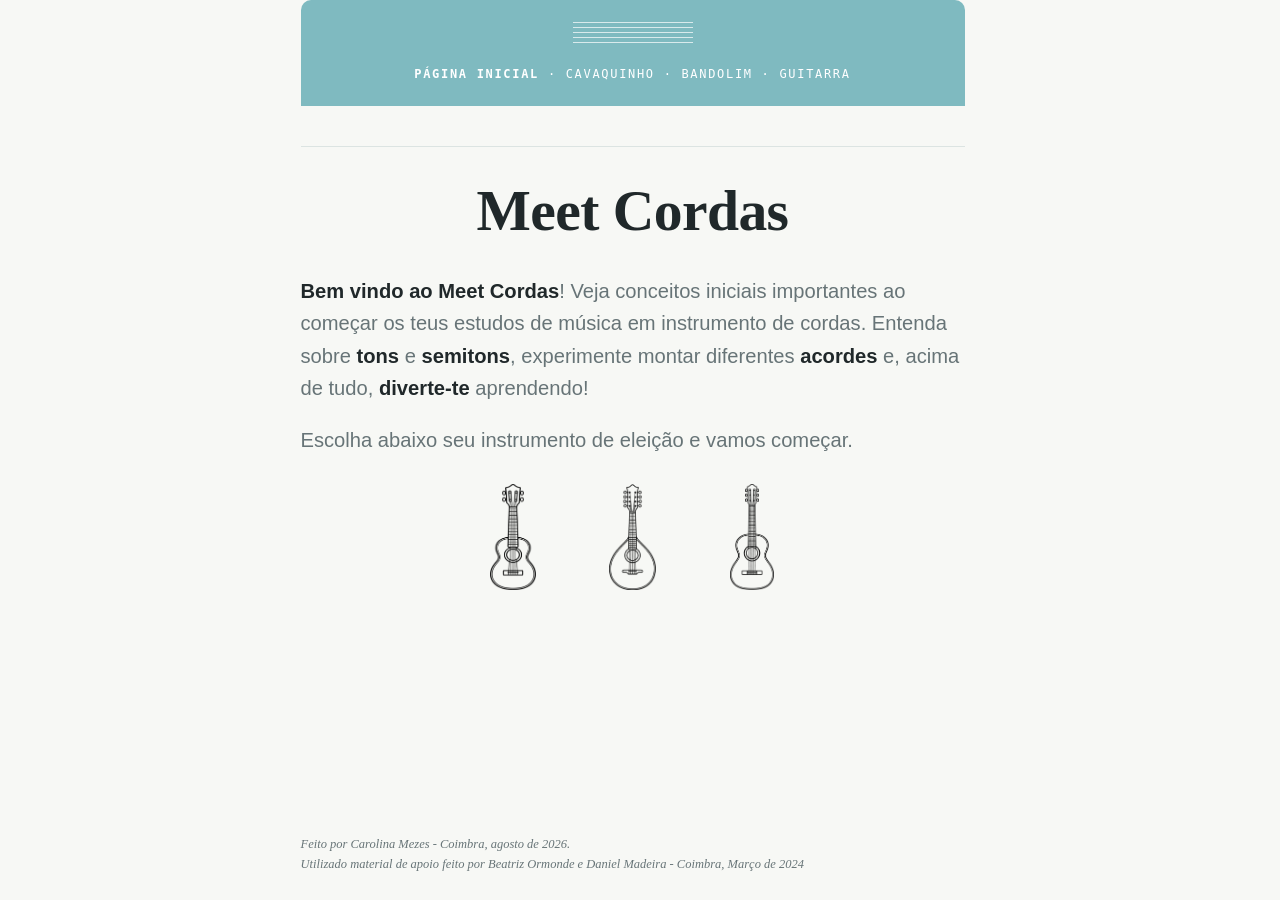
<file: index.html>
﻿<!DOCTYPE html>
<html lang="pt-PT">
<head>
<meta charset="UTF-8">
<meta name="viewport" content="width=device-width, initial-scale=1.0">
<title>Cordas - Guia de Estudo</title>
<link rel="stylesheet" href="css/styles.css">
</head>
<body data-page="index">

<div class="page">

  <header class="cover" style="padding-bottom: 0;">
    <div class="cover-band">
      <div class="staff"><span></span><span></span><span></span><span></span><span></span></div>
      <div class="eyebrow"><span class="is-current">Página inicial</span> · <a href="cavaquinho.html">Cavaquinho</a> · <a href="bandolim.html">Bandolim</a> · <a href="guitarra.html">Guitarra</a></div>
    </div>
    <div class="toc-separator" aria-hidden="true"></div>
    <h1 style="margin-top: 28px; margin-bottom: 28px;">Meet Cordas</h1>
    <p class="sub"><strong>Bem vindo ao Meet Cordas</strong>! Veja conceitos iniciais importantes ao começar os teus estudos de música em instrumento de cordas. Entenda sobre <strong>tons</strong> e <strong>semitons</strong>, experimente montar diferentes <strong>acordes</strong> e, acima de tudo, <strong>diverte-te</strong> aprendendo!</p>
    <p class="sub"> Escolha abaixo seu instrumento de eleição e vamos começar. <span class="instrument-icons"><span class="instrument-item"><a href="cavaquinho.html" aria-label="Abrir página de Cavaquinho"><img src="assets/icons/cavaquinho.png" alt="Cavaquinho"></a><span class="instrument-label">Cavaquinho</span></span> <span class="instrument-item"><a href="bandolim.html" aria-label="Abrir página de Bandolim"><img src="assets/icons/bandolim.png" alt="Bandolim"></a><span class="instrument-label">Bandolim</span></span> <span class="instrument-item"><a href="guitarra.html" aria-label="Abrir página de Guitarra"><img src="assets/icons/guitar.png" alt="Guitarra"></a><span class="instrument-label">Guitarra</span></span></span></p>
  </header>

  <footer>Feito por Carolina Mezes - Coimbra, agosto de 2026.<br>Utilizado material de apoio feito por Beatriz Ormonde e Daniel Madeira - Coimbra, Março de 2024</footer>
</div>

<script>
(function(){
  // esta página não tem menu suspenso - evita que um "aberto" vindo de outra página vaze adiante
  sessionStorage.removeItem('quickNavOpen');
})();
</script>
<script>
(function(){
  var container = document.querySelector('.instrument-icons');
  if (!container) return;
  var items = container.querySelectorAll('.instrument-item');
  var HOLD_MS = 1200;
  var GAP_MS = 300;
  var observer = null;
  var running = false;

  function resetIcons(){
    Array.prototype.forEach.call(items, function(item){
      item.classList.remove('auto-spin');
      item.classList.remove('icon-clicked');
    });
    container.classList.remove('has-clicked');
  }

  var spinTimers = [];
  function clearSpinTimers(){
    spinTimers.forEach(function(id){ clearTimeout(id); });
    spinTimers = [];
  }

  function spin(i){
    if (i >= items.length) { running = false; return; }
    var item = items[i];
    item.classList.add('auto-spin');
    spinTimers.push(setTimeout(function(){
      item.classList.remove('auto-spin');
      spinTimers.push(setTimeout(function(){ spin(i + 1); }, GAP_MS));
    }, HOLD_MS));
  }

  // clique num ícone interrompe a sequência de entrada nos outros - impede que um ícone
  // continue a girar por baixo do estado "selecionado" (escurecido) durante a transição de saída
  function stopSequence(){
    clearSpinTimers();
    running = false;
    Array.prototype.forEach.call(items, function(item){ item.classList.remove('auto-spin'); });
  }

  function startSequence(){
    var isMobile = window.matchMedia('(max-width: 620px)').matches;
    var reduceMotion = window.matchMedia('(prefers-reduced-motion: reduce)').matches;
    if (!isMobile || reduceMotion || running) return;
    running = true;
    spin(0);
  }

  function watch(){
    if (observer) observer.disconnect();
    observer = new IntersectionObserver(function(entries){
      entries.forEach(function(entry){
        if (entry.isIntersecting && entry.intersectionRatio >= 0.999) {
          startSequence();
          observer.disconnect();
        }
      });
    }, { threshold: 1.0 });
    observer.observe(container);
  }

  watch();

  // navegação de volta via bfcache não reexecuta o script - reinicia a sequência manualmente
  window.addEventListener('pageshow', function(e){
    if (e.persisted) {
      resetIcons();
      running = false;
      watch();
    }
  });

  // mobile: ao tocar num ícone, ele e a legenda crescem 20% e os outros escurecem;
  // navega assim que essa transição termina (850ms, igual à definida no CSS)
  var CLICK_TRANSITION_MS = 850;
  Array.prototype.forEach.call(items, function(item){
    var link = item.querySelector('a');
    if (!link) return;
    link.addEventListener('click', function(e){
      var isMobile = window.matchMedia('(max-width: 620px)').matches;
      var reduceMotion = window.matchMedia('(prefers-reduced-motion: reduce)').matches;
      if (!isMobile || reduceMotion) return;
      e.preventDefault();
      stopSequence();
      var href = link.href;
      container.classList.add('has-clicked');
      item.classList.add('icon-clicked');
      setTimeout(function(){
        window.location.href = href;
      }, CLICK_TRANSITION_MS);
    });
  });
})();
</script>
</body>
</html>
</file>
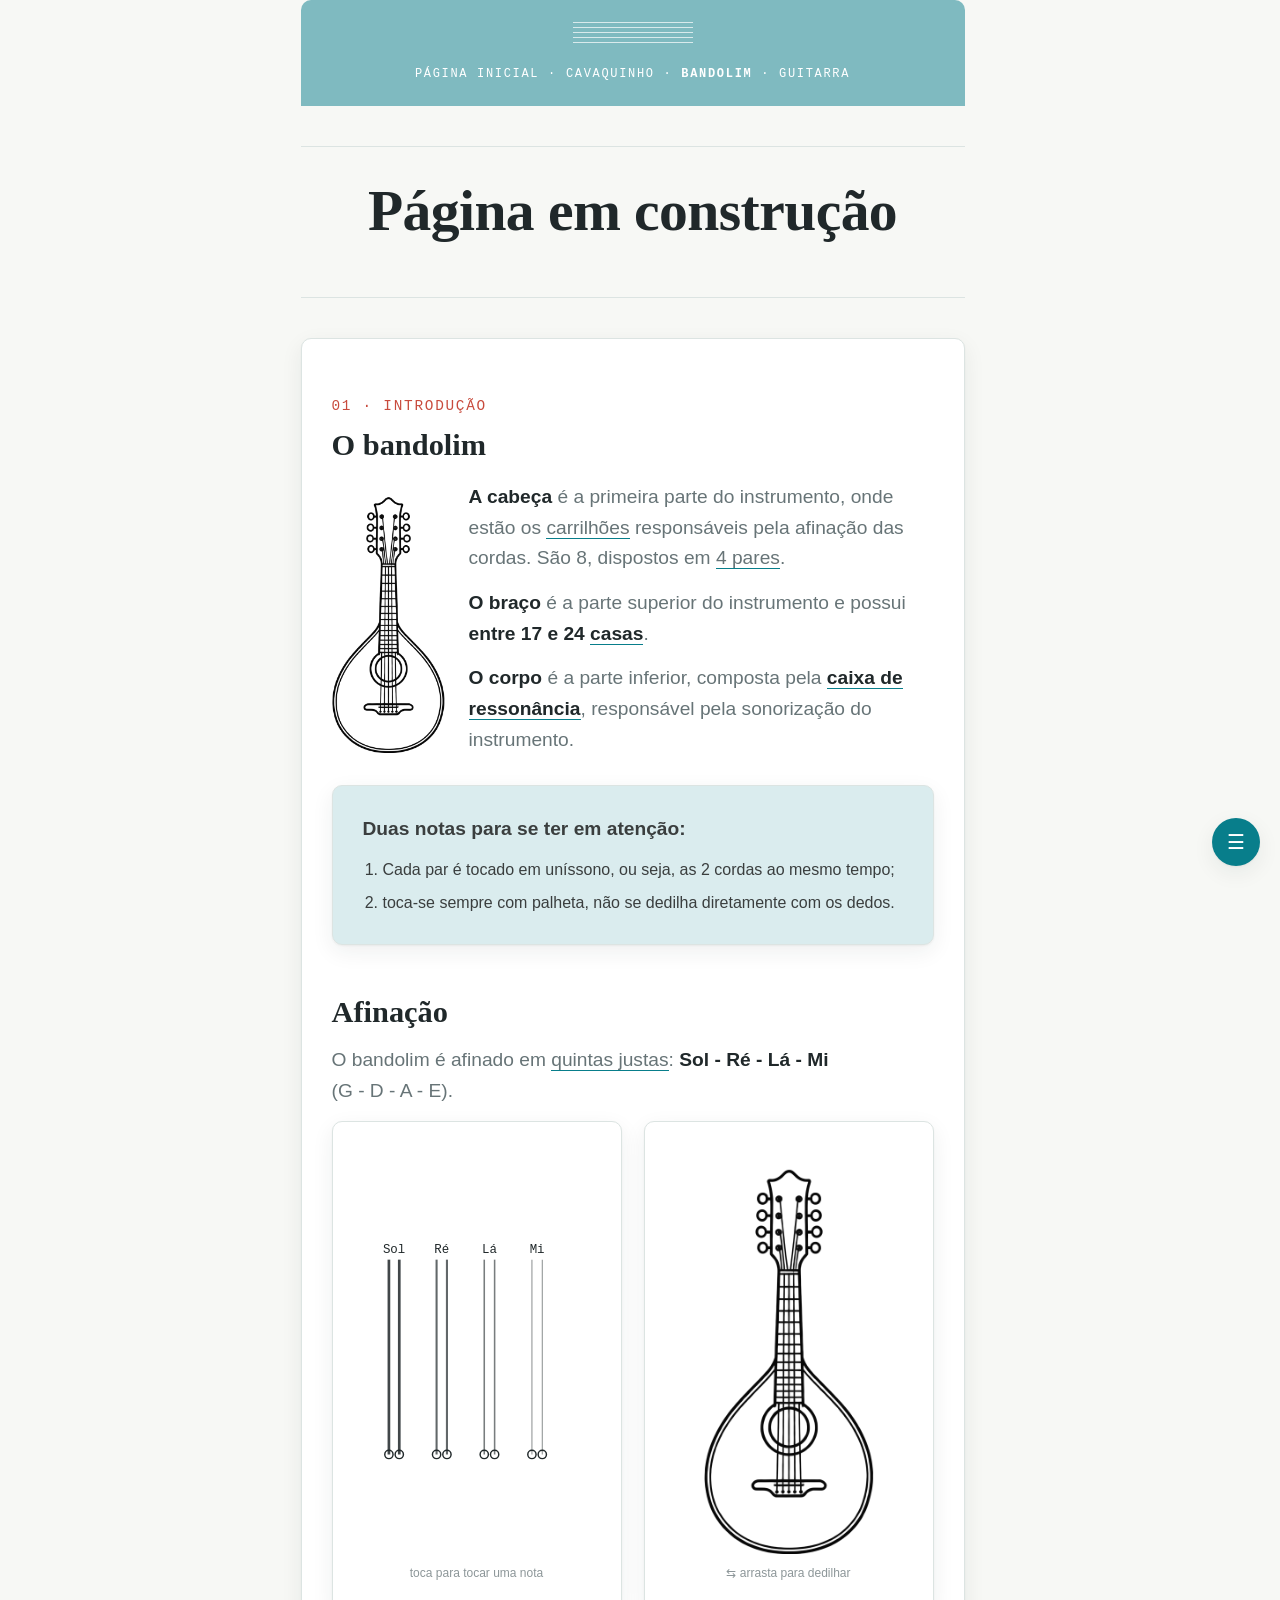
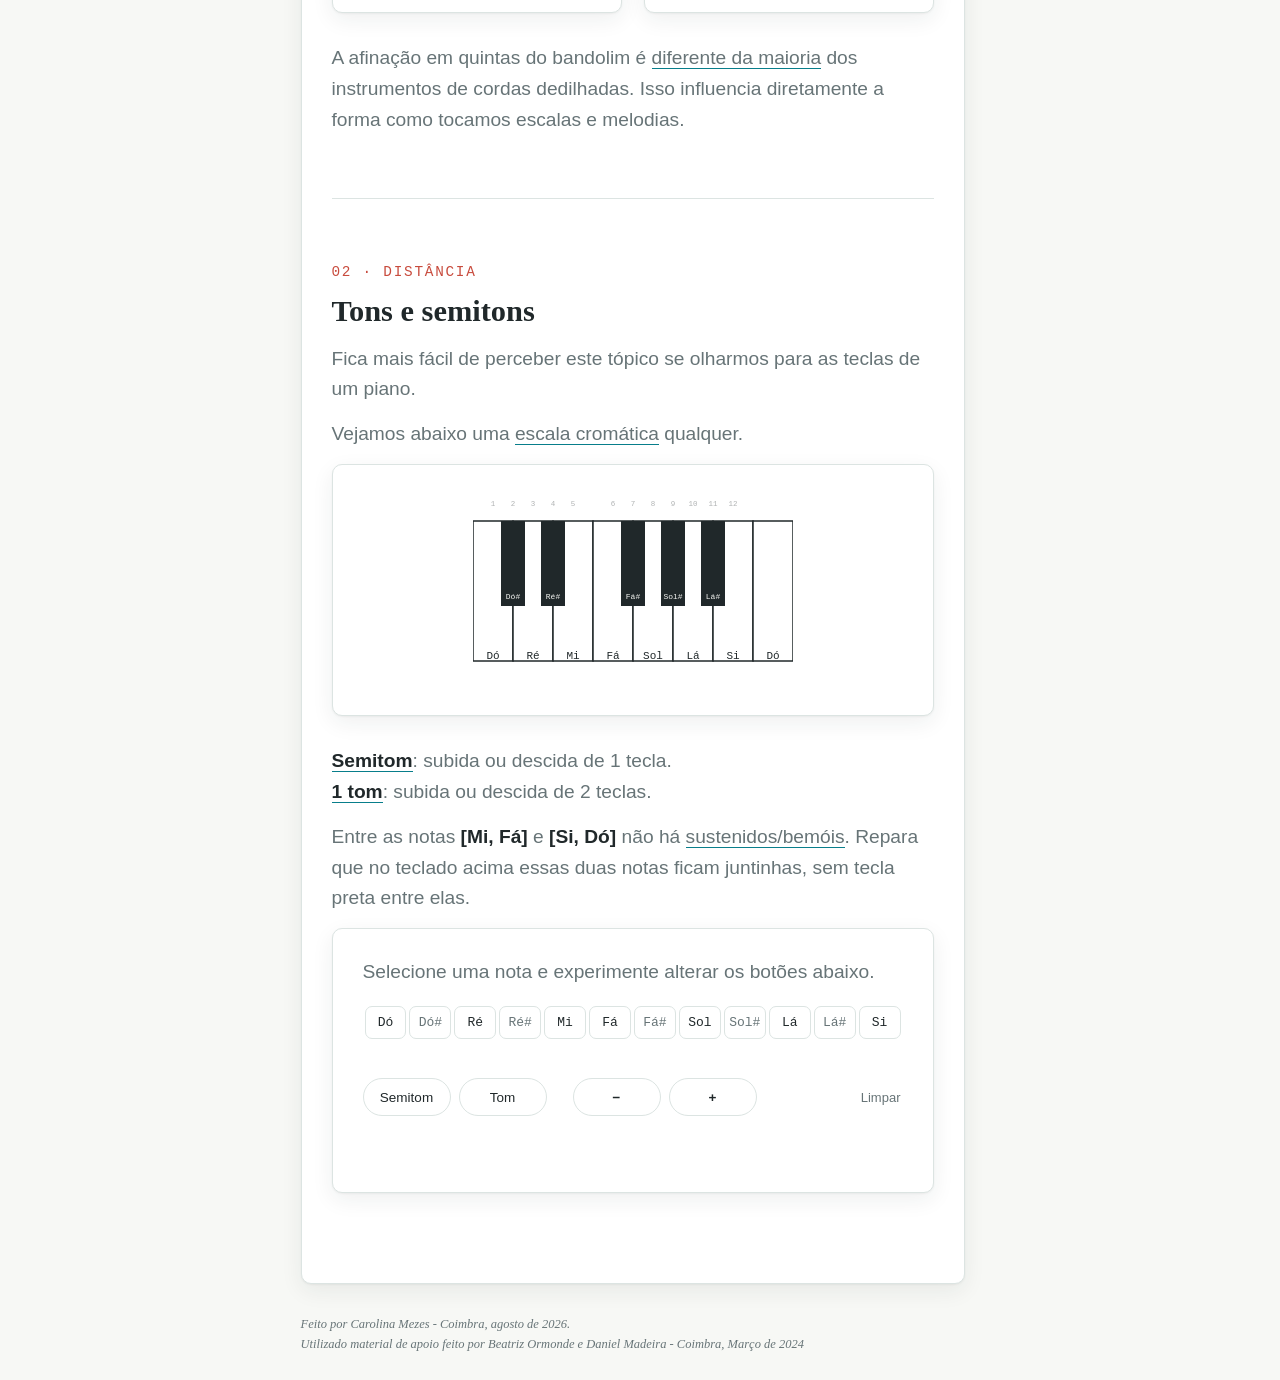
<file: bandolim.html>
<!DOCTYPE html>
<html lang="pt-PT">
<head>
<meta charset="UTF-8">
<meta name="viewport" content="width=device-width, initial-scale=1.0">
<title>Bandolim - Guia de Estudo</title>
<link rel="stylesheet" href="css/styles.css">
</head>
<body data-page="bandolim">

<div class="page">

  <header class="cover" style="padding-bottom: 0;">
    <div class="cover-band">
      <div class="staff"><span></span><span></span><span></span><span></span><span></span></div>
      <div class="eyebrow"><a href="index.html">Página inicial</a> · <a href="cavaquinho.html">Cavaquinho</a> · <span class="is-current">Bandolim</span> · <a href="guitarra.html">Guitarra</a></div>
    </div>
    <div class="toc-separator" aria-hidden="true"></div>
    <h1 style="margin-top: 28px;">Página em construção</h1>
    <div class="toc-separator" aria-hidden="true"></div>
  </header>

  <button id="quickNavToggle" class="quick-nav-toggle visible" type="button" aria-expanded="false" aria-controls="quickNavPanel" aria-label="Abrir índice de secções">☰</button>
  <div id="quickNavPanel" class="quick-nav-panel" hidden></div>

  <div class="lesson-block">

  <section id="afinacao" style="padding-top: 28px;">
    <p class="kicker">01 · Introdução</p>
    <h2>O bandolim</h2>
    <div class="instrument-parts-row">
      <div class="instrument-diagram">
        <img src="./assets/icons/bandolim.png" alt="Ilustração do bandolim">
      </div>
      <div style="flex:1 1 260px;">
        <p><strong>A cabeça</strong> é a primeira parte do instrumento, onde estão os <span class="tooltip" tabindex="0" data-tooltip="Carrilhões ou tarraxas são as peças metálicas que giramos para tensionar ou afrouxar as cordas.">carrilhões</span> responsáveis pela afinação das cordas. São 8, dispostos em <span class="tooltip" tabindex="0" data-tooltip="As 2 cordas de um par terão a mesma afinação entre si, útil para o trémolo">4 pares</span>.</p>
        <p><strong>O braço</strong> é a parte superior do instrumento e possui <strong>entre 17 e 24 <span class="tooltip" tabindex="0" data-tooltip="São os espaços entre dois trastes (barras metálicas) onde pressionamos as cordas para alterar a nota.">casas</span></strong>.</p>
        <p><strong>O corpo</strong> é a parte inferior, composta pela <strong><span class="tooltip" tabindex="0" data-tooltip="Um corpo oco feito de madeira que serve como amplificador natural do som.">caixa de ressonância</span></strong>, responsável pela sonorização do instrumento.</p>
      </div>
    </div>
    <div class="card notes-card" style="margin-top:1.6em;">
      <p style="margin:0 0 12px;"><strong>Duas notas para se ter em atenção:</strong></p>
      <ol style="margin:0; padding-left:20px; display:flex; flex-direction:column; gap:8px;">
        <li>Cada par é tocado em uníssono, ou seja, as 2 cordas ao mesmo tempo;</li>
        <li>toca-se sempre com palheta, não se dedilha diretamente com os dedos.</li>
      </ol>
    </div>
    <h2 style="margin-top:1.6em;">Afinação</h2>
    <p>O bandolim é afinado em <span class="tooltip" tabindex="0" data-tooltip="Cada corda está afinada 7 semitons (ou 3,5 tons) acima da corda anterior. Para perceber mais, veja o tópico sobre tons e semitons">quintas justas</span>: <strong style="white-space:nowrap;">Sol - Ré - Lá - Mi</strong> <span style="white-space:nowrap;">(G - D - A - E).</span></p>
    <div class="grid2">
    <div class="card">
      <div class="strings-diagram">
        <svg viewBox="0 0 220 220" role="img" aria-label="Diagrama das 4 ordens de cordas soltas do bandolim, cada uma com um par de cordas em uníssono: Sol, Ré, Lá, Mi">
          <line x1="25" y1="18" x2="25" y2="206" stroke="currentColor" stroke-width="2.6" opacity=".85"/>
          <line x1="35" y1="18" x2="35" y2="206" stroke="currentColor" stroke-width="2.6" opacity=".85"/>
          <line x1="71" y1="18" x2="71" y2="206" stroke="currentColor" stroke-width="2" opacity=".7"/>
          <line x1="81" y1="18" x2="81" y2="206" stroke="currentColor" stroke-width="2" opacity=".7"/>
          <line x1="117" y1="18" x2="117" y2="206" stroke="currentColor" stroke-width="1.5" opacity=".6"/>
          <line x1="127" y1="18" x2="127" y2="206" stroke="currentColor" stroke-width="1.5" opacity=".6"/>
          <line x1="163" y1="18" x2="163" y2="206" stroke="currentColor" stroke-width="1" opacity=".5"/>
          <line x1="173" y1="18" x2="173" y2="206" stroke="currentColor" stroke-width="1" opacity=".5"/>
          <line class="string-key" data-freq="196.00" data-unison="true" x1="30" y1="18" x2="30" y2="206" stroke="transparent" stroke-width="20"/>
          <line class="string-key" data-freq="293.66" data-unison="true" x1="76" y1="18" x2="76" y2="206" stroke="transparent" stroke-width="20"/>
          <line class="string-key" data-freq="440.00" data-unison="true" x1="122" y1="18" x2="122" y2="206" stroke="transparent" stroke-width="20"/>
          <line class="string-key" data-freq="659.25" data-unison="true" x1="168" y1="18" x2="168" y2="206" stroke="transparent" stroke-width="20"/>
          <text x="30" y="12" text-anchor="middle" font-size="12" fill="currentColor" font-family="ui-monospace,monospace">Sol</text>
          <text x="76" y="12" text-anchor="middle" font-size="12" fill="currentColor" font-family="ui-monospace,monospace">Ré</text>
          <text x="122" y="12" text-anchor="middle" font-size="12" fill="currentColor" font-family="ui-monospace,monospace">Lá</text>
          <text x="168" y="12" text-anchor="middle" font-size="12" fill="currentColor" font-family="ui-monospace,monospace">Mi</text>
          <circle cx="25" cy="206" r="4" fill="none" stroke="currentColor" stroke-width="1.4"/>
          <circle cx="35" cy="206" r="4" fill="none" stroke="currentColor" stroke-width="1.4"/>
          <circle cx="71" cy="206" r="4" fill="none" stroke="currentColor" stroke-width="1.4"/>
          <circle cx="81" cy="206" r="4" fill="none" stroke="currentColor" stroke-width="1.4"/>
          <circle cx="117" cy="206" r="4" fill="none" stroke="currentColor" stroke-width="1.4"/>
          <circle cx="127" cy="206" r="4" fill="none" stroke="currentColor" stroke-width="1.4"/>
          <circle cx="163" cy="206" r="4" fill="none" stroke="currentColor" stroke-width="1.4"/>
          <circle cx="173" cy="206" r="4" fill="none" stroke="currentColor" stroke-width="1.4"/>
        </svg>
      </div>
      <p class="strum-hint">toca para tocar uma nota</p>
    </div>
    <div class="card" id="bandolimCard">
      <div class="instrument-diagram">
        <img src="./assets/icons/bandolim.png" alt="Ilustração do bandolim">
      </div>
      <p class="strum-hint">⇆ arrasta para dedilhar</p>
    </div>
    </div>
    <p style="margin-top:1.6em;">A afinação em quintas do bandolim é <span class="tooltip" tabindex="0" data-tooltip="O bandolim tem a mesma afinação do violino">diferente da maioria</span> dos instrumentos de cordas dedilhadas. Isso influencia diretamente a forma como tocamos escalas e melodias.</p>
  </section>

  <section id="tons">
    <p class="kicker">02 · Distância</p>
    <h2>Tons e semitons</h2>
    <p>Fica mais fácil de perceber este tópico se olharmos para as teclas de um piano.</p>
    <p>Vejamos abaixo uma <span class="tooltip" tabindex="0" data-tooltip="Uma escala que contém 12 notas, com intervalos de semitons entre elas.">escala cromática</span> qualquer.</p>
    <div class="card">
      <div class="piano-diagram">
        <svg viewBox="0 0 320 184" role="img" aria-label="Teclado de piano com uma oitava, mostrando a escala de Dó maior: Dó, Ré, Mi, Fá, Sol, Lá, Si, Dó">
          <text x="20" y="9" text-anchor="middle" font-size="7.5" fill="currentColor" opacity=".35" font-family="ui-monospace,monospace">1</text>
          <text x="40" y="9" text-anchor="middle" font-size="7.5" fill="currentColor" opacity=".35" font-family="ui-monospace,monospace">2</text>
          <text x="60" y="9" text-anchor="middle" font-size="7.5" fill="currentColor" opacity=".35" font-family="ui-monospace,monospace">3</text>
          <text x="80" y="9" text-anchor="middle" font-size="7.5" fill="currentColor" opacity=".35" font-family="ui-monospace,monospace">4</text>
          <text x="100" y="9" text-anchor="middle" font-size="7.5" fill="currentColor" opacity=".35" font-family="ui-monospace,monospace">5</text>
          <text x="140" y="9" text-anchor="middle" font-size="7.5" fill="currentColor" opacity=".35" font-family="ui-monospace,monospace">6</text>
          <text x="160" y="9" text-anchor="middle" font-size="7.5" fill="currentColor" opacity=".35" font-family="ui-monospace,monospace">7</text>
          <text x="180" y="9" text-anchor="middle" font-size="7.5" fill="currentColor" opacity=".35" font-family="ui-monospace,monospace">8</text>
          <text x="200" y="9" text-anchor="middle" font-size="7.5" fill="currentColor" opacity=".35" font-family="ui-monospace,monospace">9</text>
          <text x="220" y="9" text-anchor="middle" font-size="7.5" fill="currentColor" opacity=".35" font-family="ui-monospace,monospace">10</text>
          <text x="240" y="9" text-anchor="middle" font-size="7.5" fill="currentColor" opacity=".35" font-family="ui-monospace,monospace">11</text>
          <text x="260" y="9" text-anchor="middle" font-size="7.5" fill="currentColor" opacity=".35" font-family="ui-monospace,monospace">12</text>
          <rect class="piano-key" data-freq="130.81" data-note="Dó3" x="0" y="24" width="40" height="140" fill="var(--paper-raised)" stroke="currentColor" stroke-width="1.5"/>
          <rect class="piano-key" data-freq="146.83" data-note="Ré3" x="40" y="24" width="40" height="140" fill="var(--paper-raised)" stroke="currentColor" stroke-width="1.5"/>
          <rect class="piano-key" data-freq="164.81" data-note="Mi3" x="80" y="24" width="40" height="140" fill="var(--paper-raised)" stroke="currentColor" stroke-width="1.5"/>
          <rect class="piano-key" data-freq="174.61" data-note="Fá3" x="120" y="24" width="40" height="140" fill="var(--paper-raised)" stroke="currentColor" stroke-width="1.5"/>
          <rect class="piano-key" data-freq="196.00" data-note="Sol3" x="160" y="24" width="40" height="140" fill="var(--paper-raised)" stroke="currentColor" stroke-width="1.5"/>
          <rect class="piano-key" data-freq="220.00" data-note="Lá3" x="200" y="24" width="40" height="140" fill="var(--paper-raised)" stroke="currentColor" stroke-width="1.5"/>
          <rect class="piano-key" data-freq="246.94" data-note="Si3" x="240" y="24" width="40" height="140" fill="var(--paper-raised)" stroke="currentColor" stroke-width="1.5"/>
          <rect class="piano-key" data-freq="261.63" data-note="Dó4" x="280" y="24" width="40" height="140" fill="var(--paper-raised)" stroke="currentColor" stroke-width="1.5"/>
          <rect class="piano-key" data-freq="138.59" data-note="Dó#3" x="28" y="24" width="24" height="85" fill="currentColor"/>
          <rect class="piano-key" data-freq="155.56" data-note="Ré#3" x="68" y="24" width="24" height="85" fill="currentColor"/>
          <rect class="piano-key" data-freq="185.00" data-note="Fá#3" x="148" y="24" width="24" height="85" fill="currentColor"/>
          <rect class="piano-key" data-freq="207.65" data-note="Sol#3" x="188" y="24" width="24" height="85" fill="currentColor"/>
          <rect class="piano-key" data-freq="233.08" data-note="Lá#3" x="228" y="24" width="24" height="85" fill="currentColor"/>
          <text x="40" y="102" text-anchor="middle" font-size="8" fill="var(--paper)" font-family="ui-monospace,monospace">Dó#</text>
          <text x="80" y="102" text-anchor="middle" font-size="8" fill="var(--paper)" font-family="ui-monospace,monospace">Ré#</text>
          <text x="160" y="102" text-anchor="middle" font-size="8" fill="var(--paper)" font-family="ui-monospace,monospace">Fá#</text>
          <text x="200" y="102" text-anchor="middle" font-size="8" fill="var(--paper)" font-family="ui-monospace,monospace">Sol#</text>
          <text x="240" y="102" text-anchor="middle" font-size="8" fill="var(--paper)" font-family="ui-monospace,monospace">Lá#</text>
          <text x="20" y="162" text-anchor="middle" font-size="11" fill="currentColor" font-family="ui-monospace,monospace">Dó</text>
          <text x="60" y="162" text-anchor="middle" font-size="11" fill="currentColor" font-family="ui-monospace,monospace">Ré</text>
          <text x="100" y="162" text-anchor="middle" font-size="11" fill="currentColor" font-family="ui-monospace,monospace">Mi</text>
          <text x="140" y="162" text-anchor="middle" font-size="11" fill="currentColor" font-family="ui-monospace,monospace">Fá</text>
          <text x="180" y="162" text-anchor="middle" font-size="11" fill="currentColor" font-family="ui-monospace,monospace">Sol</text>
          <text x="220" y="162" text-anchor="middle" font-size="11" fill="currentColor" font-family="ui-monospace,monospace">Lá</text>
          <text x="260" y="162" text-anchor="middle" font-size="11" fill="currentColor" font-family="ui-monospace,monospace">Si</text>
          <text x="300" y="162" text-anchor="middle" font-size="11" fill="currentColor" font-family="ui-monospace,monospace">Dó</text>
        </svg>
      </div>
    </div>
    <p style="margin-top:1.6em; margin-bottom:0;"><strong class="tooltip" tabindex="0" data-tooltip="Pode ser chamado também de meio tom, apesar de &quot;semitom&quot; ser a forma mais usual em teoria musical.">Semitom</strong>: subida ou descida de 1 tecla.</p>
    <p><strong class="tooltip" tabindex="0" data-tooltip="É formado por 2 semitons consecutivos.">1 tom</strong>: subida ou descida de 2 teclas.</p>
    <p>Entre as notas <strong>[Mi, Fá]</strong> e <strong>[Si, Dó]</strong> não há <span class="tooltip" tabindex="0" data-tooltip="A diferença entre ambos merece uma nota à parte. Por agora, pensa que são, essencialmente, a mesma coisa.">sustenidos/bemóis</span>. Repara que no teclado acima essas duas notas ficam juntinhas, sem tecla preta entre elas.</p>
    <div class="card">
      <p style="margin-top:0;">Selecione uma nota e experimente alterar os botões abaixo.</p>
      <div class="strip" id="strip"></div>
      <div class="interval-controls">
        <button class="mag-btn" data-mag="1">Semitom</button>
        <button class="mag-btn" data-mag="2">Tom</button>
        <button class="dir-btn" data-dir="down" aria-label="Descer">−</button>
        <button class="dir-btn" data-dir="up" aria-label="Subir">+</button>
        <button type="button" class="reset-interval-btn" id="resetIntervalBtn">Limpar</button>
      </div>
      <p class="readout" id="intervalReadout"></p>
    </div>
  </section>

  </div>

  <footer>Feito por Carolina Mezes - Coimbra, agosto de 2026.<br>Utilizado material de apoio feito por Beatriz Ormonde e Daniel Madeira - Coimbra, Março de 2024</footer>
</div>

<script src="js/quick-nav.js"></script>
<script src="js/audio-engine.js"></script>
<script>
(function(){
  var BANDOLIM_OPEN_FREQS = [196.00, 293.66, 440.00, 659.25]; // Sol - Ré - Lá - Mi
  var bandolimCard = document.getElementById('bandolimCard');
  var dragStartX = null;
  bandolimCard.addEventListener('pointerdown', function(e){
    dragStartX = e.clientX;
    if (bandolimCard.setPointerCapture) {
      try { bandolimCard.setPointerCapture(e.pointerId); } catch(err) {}
    }
  });
  bandolimCard.addEventListener('pointerup', function(e){
    if (dragStartX === null) return;
    var deltaX = e.clientX - dragStartX;
    dragStartX = null;
    if (Math.abs(deltaX) < 30) { return; }
    if (deltaX > 0) { playStrumSequence(BANDOLIM_OPEN_FREQS); } else { playStrumSequence(BANDOLIM_OPEN_FREQS.slice().reverse()); }
  });
  bandolimCard.addEventListener('pointercancel', function(){ dragStartX = null; });
})();
</script>
<script>
(function(){
  document.addEventListener('click', function(e){
    var key = e.target.closest && e.target.closest('.string-key, .piano-key');
    if (!key || !key.dataset || !key.dataset.freq) return;
    var freq = parseFloat(key.dataset.freq);
    var now = getAudioCtx().currentTime;
    playStrumNoteAt(freq, now);
    if (key.dataset.unison === 'true') { playStrumNoteAt(freq, now); }
  });

  // ---- Constantes de notas (fonte única) ----
  var NOTE_DATA = [
    { name: 'Dó',   freq: 130.81, isSharp: false },
    { name: 'Dó#',  freq: 138.59, isSharp: true },
    { name: 'Ré',   freq: 146.83, isSharp: false },
    { name: 'Ré#',  freq: 155.56, isSharp: true },
    { name: 'Mi',   freq: 164.81, isSharp: false },
    { name: 'Fá',   freq: 174.61, isSharp: false },
    { name: 'Fá#',  freq: 185.00, isSharp: true },
    { name: 'Sol',  freq: 196.00, isSharp: false },
    { name: 'Sol#', freq: 207.65, isSharp: true },
    { name: 'Lá',   freq: 220.00, isSharp: false },
    { name: 'Lá#',  freq: 233.08, isSharp: true },
    { name: 'Si',   freq: 246.94, isSharp: false }
  ];

  var NOTES = NOTE_DATA.map(function(n) { return n.name; });
  var FREQS = NOTE_DATA.map(function(n) { return n.freq; });
  var SHARP = NOTE_DATA.map(function(n) { return n.isSharp; });

  function mod12(n){ return ((n % 12) + 12) % 12; }

  // ---- Helper para criar grids de botões ----
  function createButtonGrid(container, items, options) {
    options = options || {};
    var baseClass = options.baseClass || 'btn';
    var getExtraClass = options.getExtraClass || function() { return ''; };
    var onClick = options.onClick;

    items.forEach(function(item, i) {
      var btn = document.createElement('button');
      btn.className = baseClass + getExtraClass(i, item);
      btn.textContent = item;
      if (onClick) btn.addEventListener('click', function() { onClick(i, item); });
      container.appendChild(btn);
    });
  }

  // ---- chromatic strip (Dó3 a Dó4, 13 posições, sem wrap) ----
  var STRIP_NOTES = NOTES;
  var STRIP_FREQS = FREQS;
  var STRIP_SHARP = SHARP;
  var STRIP_MAX = STRIP_NOTES.length - 1;
  var strip = document.getElementById('strip');
  var current = null;
  var resultIndex = null;

  createButtonGrid(strip, STRIP_NOTES, {
    baseClass: 'note-btn',
    getExtraClass: function(i) { return STRIP_SHARP[i] ? ' sharp' : ''; },
    onClick: function(i) { setCurrent(i); }
  });

  function renderStrip(){
    Array.prototype.forEach.call(strip.children, function(b, i){
      b.classList.toggle('active', current !== null && i === current);
      b.classList.toggle('target', resultIndex !== null && i === resultIndex && i !== current);
    });
  }

  var dirUpBtn = document.querySelector('.dir-btn[data-dir="up"]');
  var dirDownBtn = document.querySelector('.dir-btn[data-dir="down"]');
  function updateDirButtons(){
    if (current === null) {
      dirUpBtn.disabled = false;
      dirDownBtn.disabled = false;
      return;
    }
    var mag = stepMagnitude || 1;
    var pos = current + stepCount;
    dirUpBtn.disabled = (pos + mag) > STRIP_MAX;
    dirDownBtn.disabled = (pos - mag) < 0;
  }

  var readout = document.getElementById('intervalReadout');
  function setCurrent(i){
    current = i;
    resultIndex = null;
    stepDirection = null;
    stepMagnitude = null;
    stepCount = 0;
    document.querySelectorAll('.dir-btn, .mag-btn').forEach(function(b){ b.classList.remove('active'); });
    renderStrip();
    updateDirButtons();
    readout.innerHTML = 'Nota selecionada: <strong>' + STRIP_NOTES[current] + '</strong>';
    playStrumNoteAt(STRIP_FREQS[current], getAudioCtx().currentTime);
  }

  var stepDirection = null;
  var stepMagnitude = null;
  var stepCount = 0;
  function applyStep(){
    if (current === null) {
      readout.innerHTML = 'Selecione primeiro uma nota';
      return;
    }
    if (stepDirection !== null && stepMagnitude === null) {
      readout.innerHTML = 'Escolha entre semitom e tom também';
      return;
    }
    if (stepMagnitude !== null && stepDirection === null) {
      readout.innerHTML = 'Escolha o sentido que vamos percorrer: + ou -';
      return;
    }
    if (stepDirection === null || stepMagnitude === null) {
      readout.innerHTML = 'Selecione [subir, descer] e [semitom, 1 tom].';
      return;
    }
    var delta = stepDirection === 'up' ? stepMagnitude : -stepMagnitude;
    var attempted = stepCount + delta;
    var blocked = (current + attempted) < 0 || (current + attempted) > STRIP_MAX;
    if (!blocked) {
      stepCount = attempted;
      playStrumNoteAt(STRIP_FREQS[current + stepCount], getAudioCtx().currentTime);
    }
    describeCurrentStep();
  }
  function describeCurrentStep(){
    // constrói a mensagem de feedback a partir do stepCount já existente - reaproveitada
    // pelo applyStep() (após aplicar um novo passo) e pela troca de magnitude (sem mover
    // a nota), para a distância aparecer sempre expressa na unidade atualmente selecionada.
    var to = current + stepCount;
    var absCount = Math.abs(stepCount);
    var message;
    if (stepCount === 0) {
      message = 'De volta à nota original: <strong>' + STRIP_NOTES[current] + '</strong>';
    } else {
      var dirLabel = stepCount > 0 ? 'Subir' : 'Descer';
      var unitLabel = stepMagnitude === 2 ? 'tom' : 'semitom';
      var unitCount = stepMagnitude === 2 ? absCount / 2 : absCount;
      var unitCountDisplay = Number.isInteger(unitCount) ? String(unitCount) : unitCount.toFixed(1).replace('.', ',');
      var magPhrase = unitCountDisplay + ' ' + (unitCount === 1 ? unitLabel : unitLabel.slice(0, -1) + 'ns');
      message = dirLabel + ' ' + magPhrase + ' a partir de <strong>' + STRIP_NOTES[current] + '</strong> -> <strong>' + STRIP_NOTES[to] + '</strong>';
    }
    readout.innerHTML = message;
    resultIndex = to;
    renderStrip();
    updateDirButtons();
  }
  function magButtonGuidance(){
    if (current === null) {
      readout.innerHTML = 'Selecione primeiro uma nota';
      return;
    }
    if (stepCount !== 0) {
      // já havia um passo aplicado - reexpressa a mesma distância na unidade recém-escolhida
      describeCurrentStep();
      return;
    }
    if (stepDirection === null) {
      readout.innerHTML = 'Escolha o sentido que vamos percorrer: + ou -';
    }
  }
  function flashActive(btn){
    btn.classList.add('active');
    if (btn._flashTimeout) { clearTimeout(btn._flashTimeout); }
    btn._flashTimeout = setTimeout(function(){
      btn.classList.remove('active');
    }, 220);
  }
  document.querySelectorAll('.dir-btn').forEach(function(btn){
    btn.addEventListener('click', function(){
      stepDirection = btn.dataset.dir;
      flashActive(btn);
      applyStep();
    });
  });
  document.querySelectorAll('.mag-btn').forEach(function(btn){
    btn.addEventListener('click', function(){
      stepMagnitude = parseInt(btn.dataset.mag, 10);
      if (current !== null) {
        document.querySelectorAll('.mag-btn').forEach(function(b){ b.classList.toggle('active', b === btn); });
      } else {
        flashActive(btn);
      }
      updateDirButtons();
      magButtonGuidance();
    });
  });
  document.getElementById('resetIntervalBtn').addEventListener('click', function(){
    current = null;
    resultIndex = null;
    stepDirection = null;
    stepMagnitude = null;
    stepCount = 0;
    document.querySelectorAll('.dir-btn, .mag-btn').forEach(function(b){ b.classList.remove('active'); });
    renderStrip();
    updateDirButtons();
    readout.innerHTML = '';
  });

  renderStrip();
  updateDirButtons();

  // ---- tooltips acessíveis por toque (todas, incluindo as criadas dinamicamente) ----
  document.querySelectorAll('.tooltip, .piano-tooltip').forEach(function(el){
    el.setAttribute('role', 'button');
    if (!el.hasAttribute('aria-expanded')) el.setAttribute('aria-expanded', 'false');
  });
  function positionTooltip(trigger){
    var rect = trigger.getBoundingClientRect();
    var maxWidth = 220;
    var edgePadding = 12;
    var viewportWidth = document.documentElement.clientWidth;
    var shift = 0;
    var tooltipRightEdge = rect.left + maxWidth;
    var overflowRight = tooltipRightEdge - (viewportWidth - edgePadding);
    if (overflowRight > 0) { shift = -overflowRight; }
    if (rect.left + shift < edgePadding) { shift = edgePadding - rect.left; }
    trigger.style.setProperty('--tip-shift', shift + 'px');
  }
  document.addEventListener('mouseover', function(e){
    var trigger = e.target.closest && e.target.closest('.tooltip, .piano-tooltip');
    if (trigger) positionTooltip(trigger);
  });
  document.addEventListener('focusin', function(e){
    var trigger = e.target.closest('.tooltip, .piano-tooltip');
    if (trigger) positionTooltip(trigger);
  });
  function closeAllTooltips(except){
    document.querySelectorAll('.tooltip-open').forEach(function(el){
      if (el !== except) {
        el.classList.remove('tooltip-open');
        el.setAttribute('aria-expanded', 'false');
      }
    });
  }
  document.addEventListener('click', function(e){
    var trigger = e.target.closest('.tooltip, .piano-tooltip');
    if (trigger) {
      e.stopPropagation();
      var wasOpen = trigger.classList.contains('tooltip-open');
      closeAllTooltips(trigger);
      if (!wasOpen) { positionTooltip(trigger); }
      trigger.classList.toggle('tooltip-open', !wasOpen);
      trigger.setAttribute('role', 'button');
      trigger.setAttribute('aria-expanded', String(!wasOpen));
    } else {
      closeAllTooltips(null);
    }
  });
  document.addEventListener('keydown', function(e){
    if (e.key === 'Escape') closeAllTooltips(null);
  });
})();
</script>
</body>
</html>
</file>
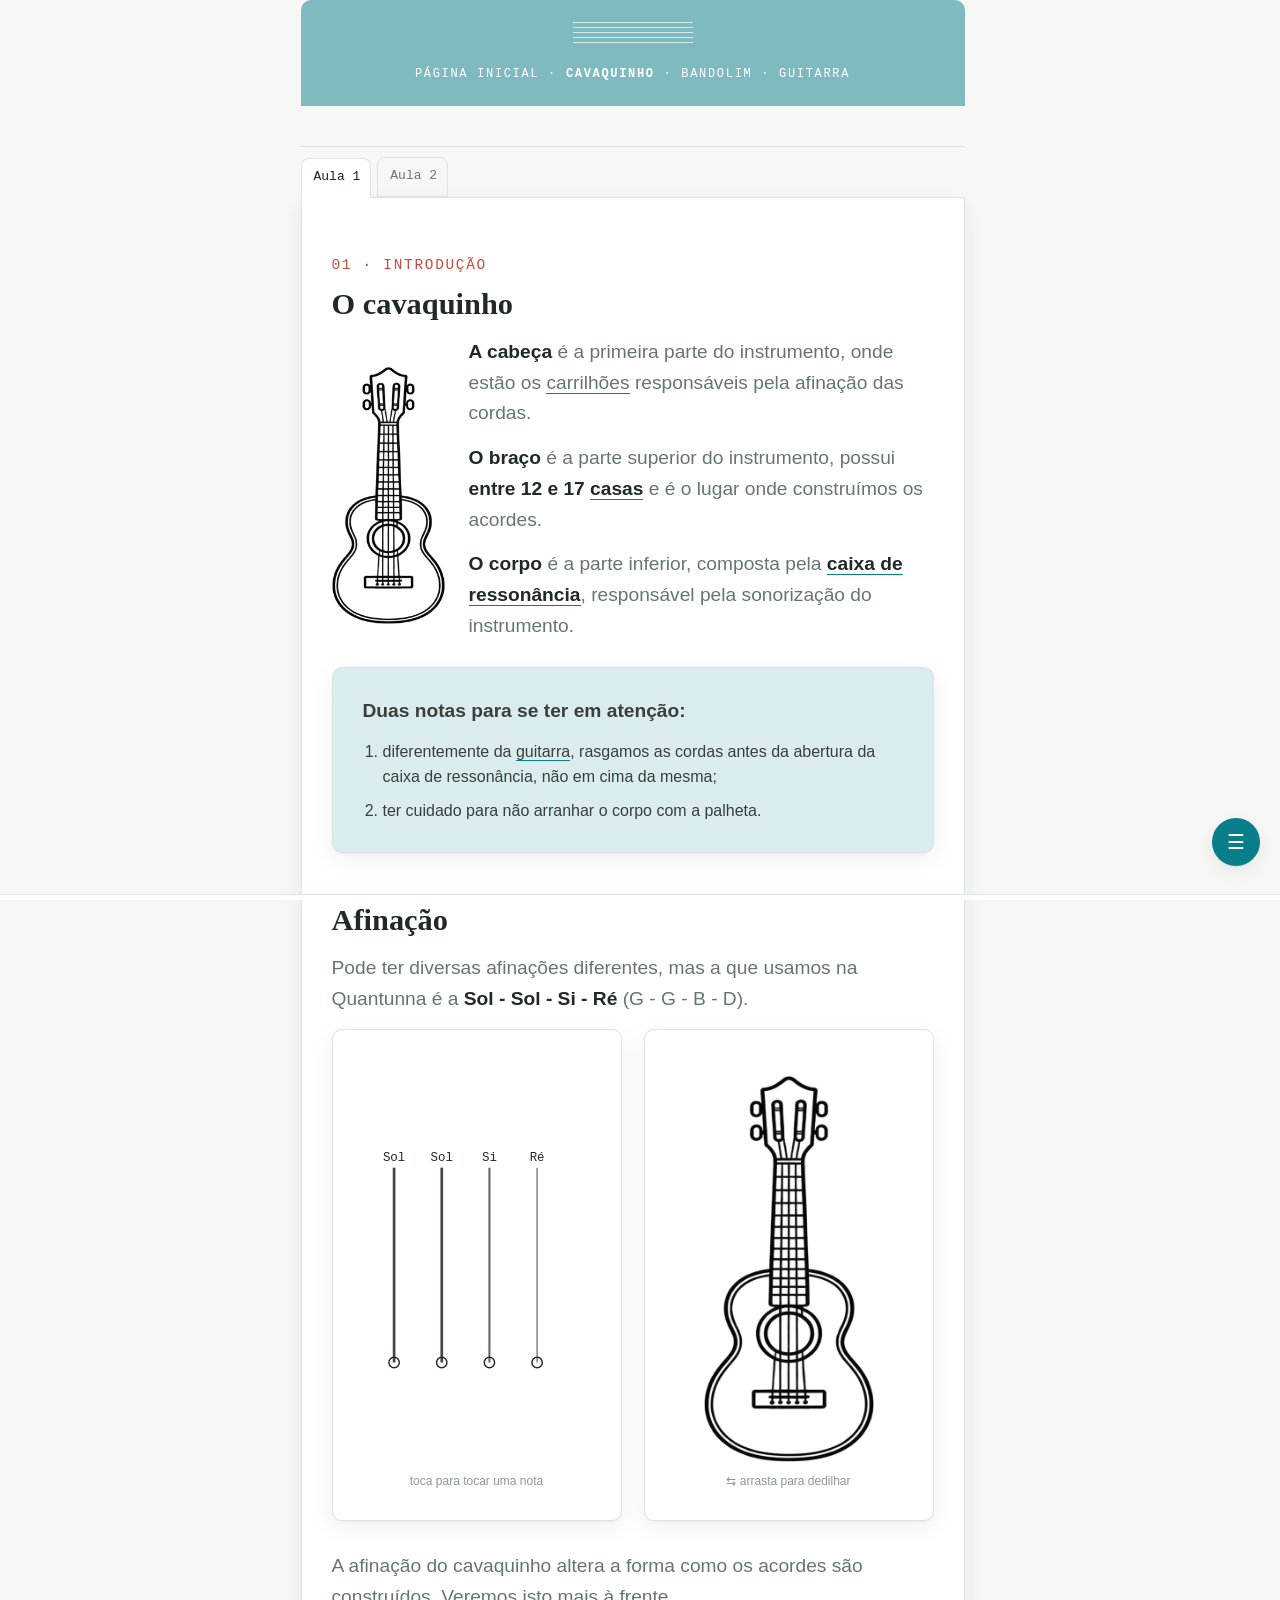
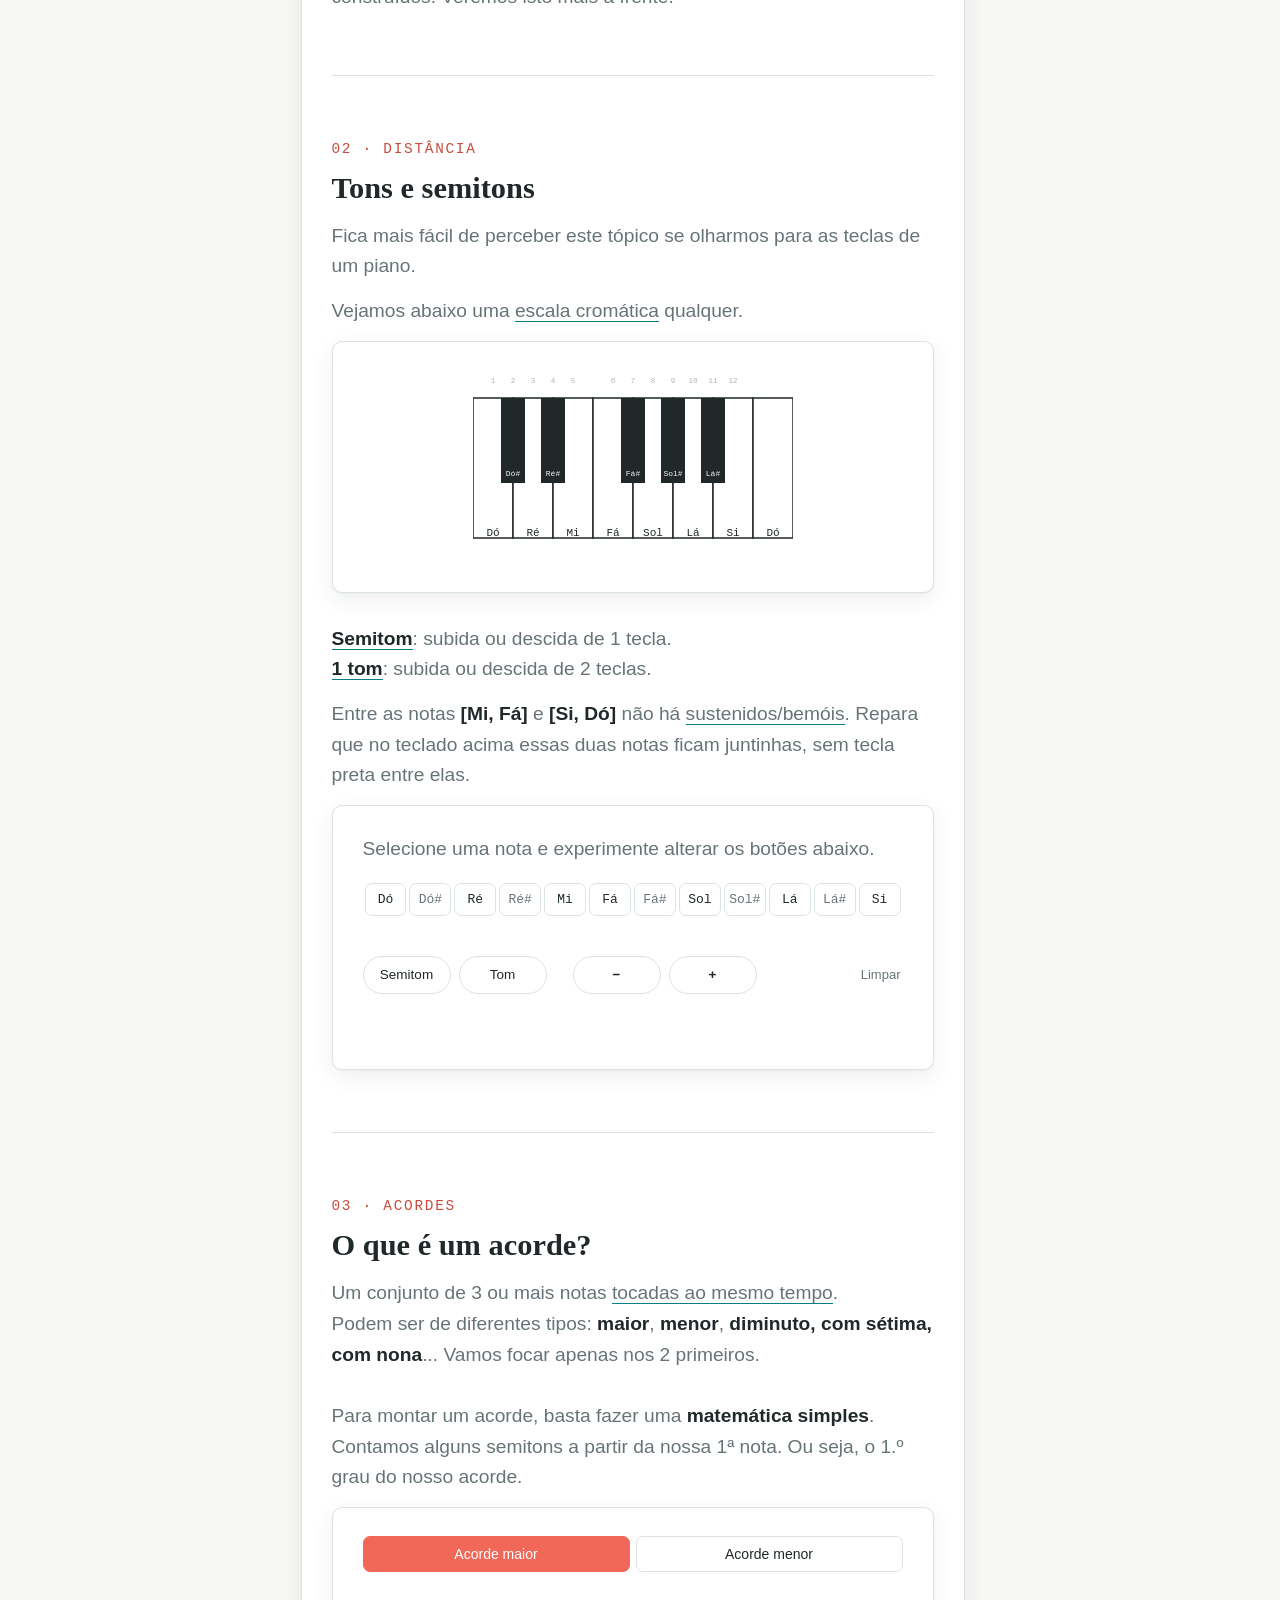
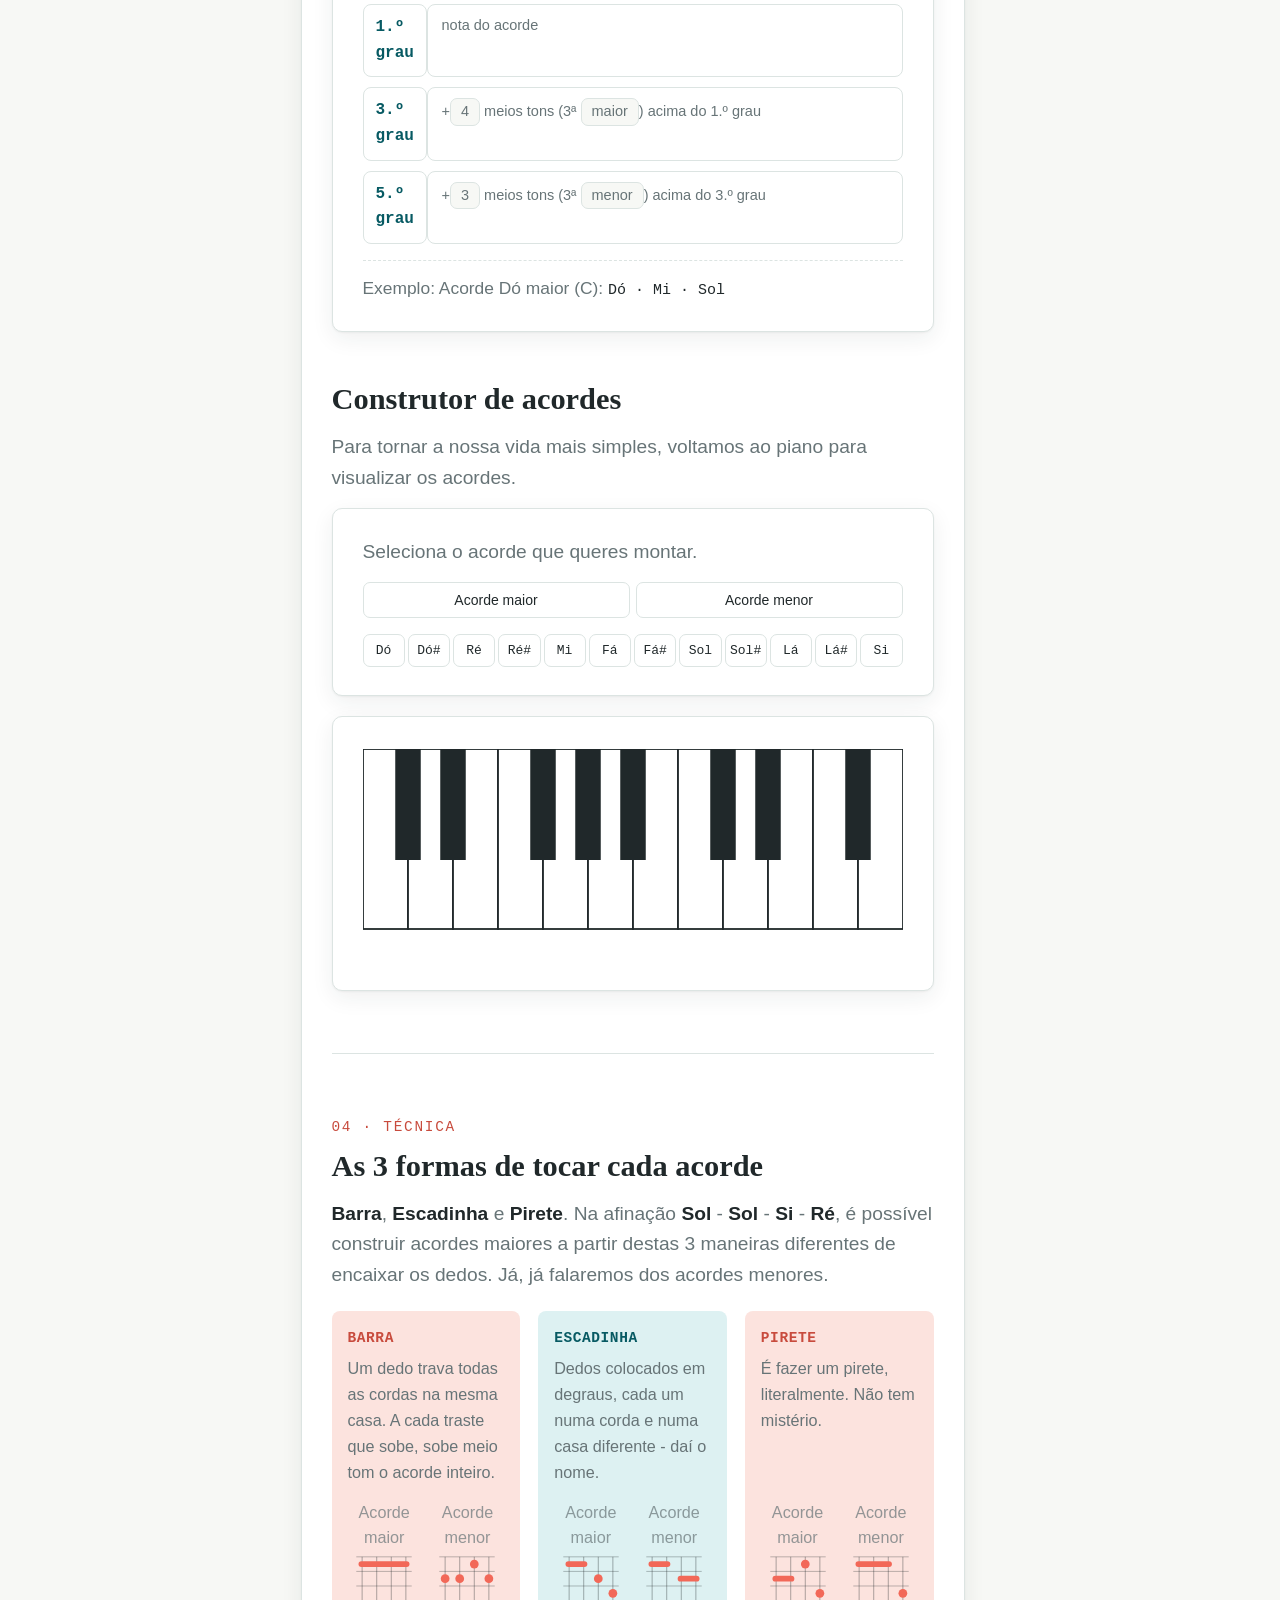
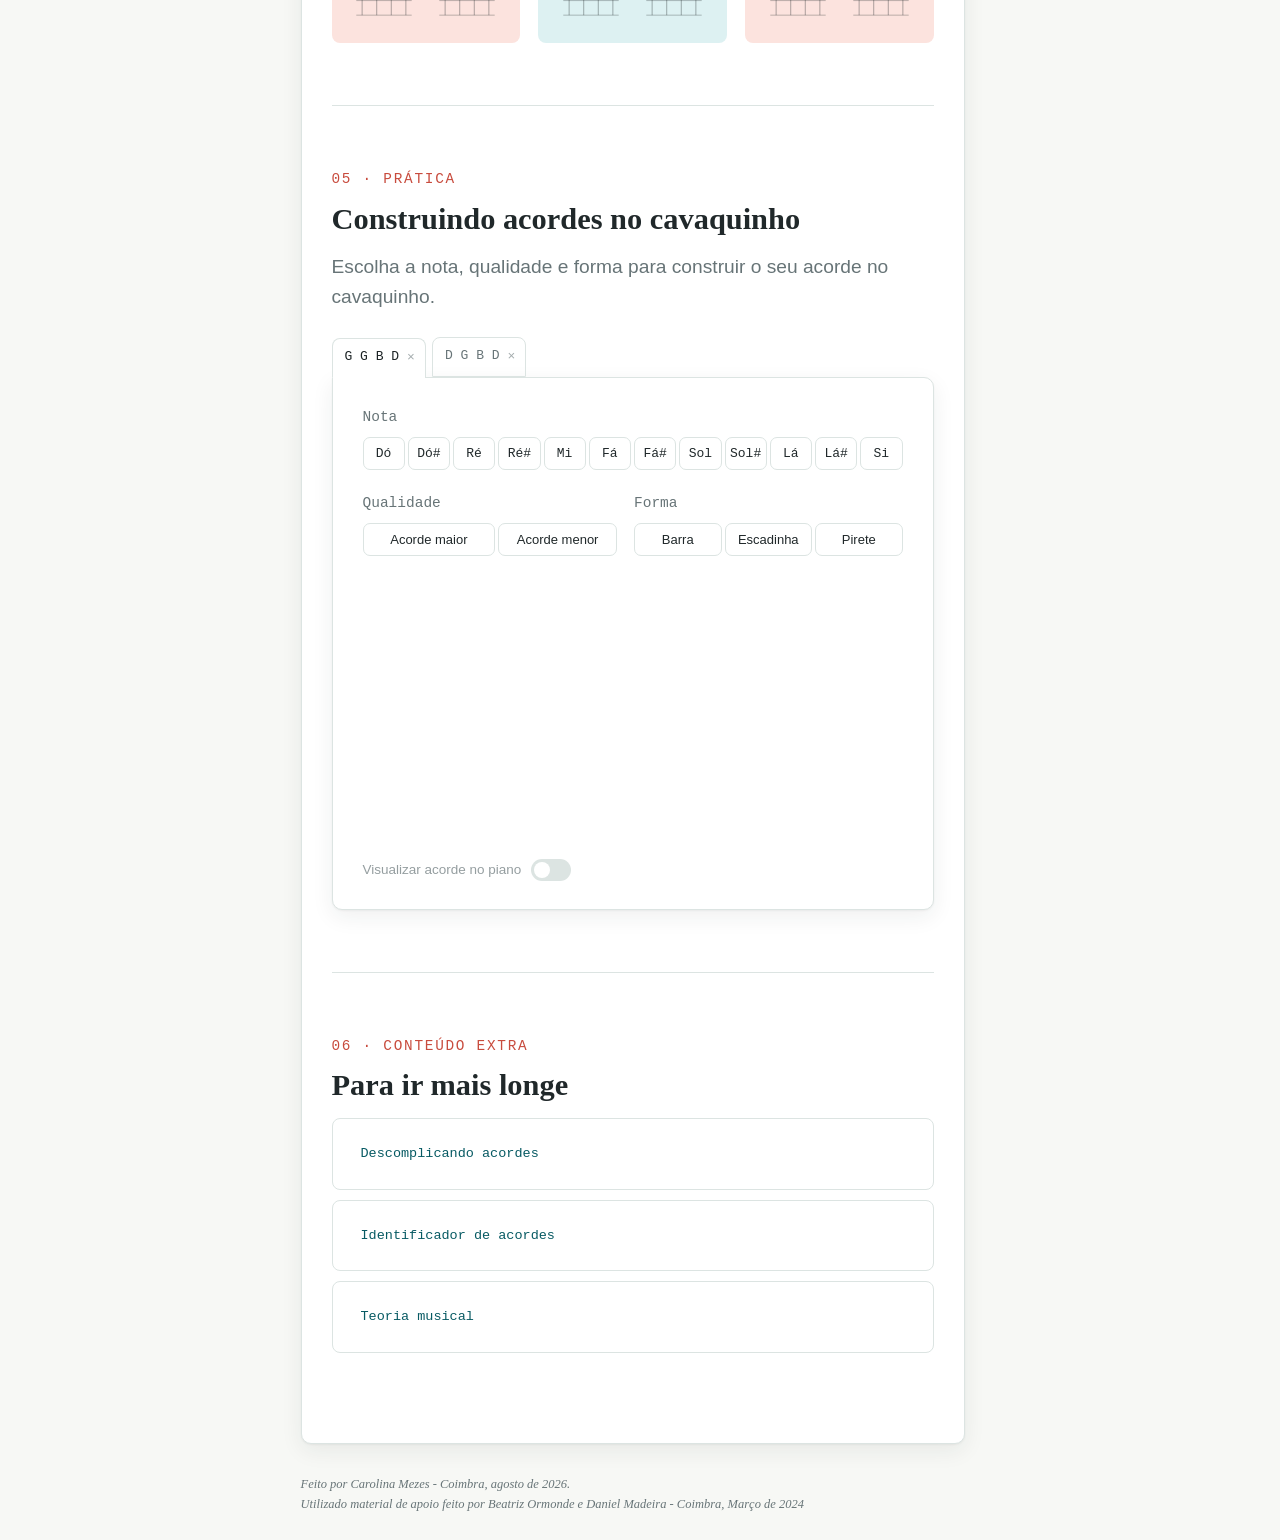
<file: cavaquinho.html>
<!DOCTYPE html>
<html lang="pt-PT">
<head>
<meta charset="UTF-8">
<meta name="viewport" content="width=device-width, initial-scale=1.0">
<title>Cavaquinho - Guia de Estudo</title>
<link rel="stylesheet" href="css/styles.css">
</head>
<body data-page="cavaquinho">

<div class="page">

  <header class="cover" style="padding-bottom: 0;">
    <div class="cover-band">
      <div class="staff"><span></span><span></span><span></span><span></span><span></span></div>
      <div class="eyebrow"><a href="index.html">Página inicial</a> · <span class="is-current">Cavaquinho</span> · <a href="bandolim.html">Bandolim</a> · <a href="guitarra.html">Guitarra</a></div>
    </div>
    <div class="toc-separator" aria-hidden="true"></div>
  </header>

  <button id="quickNavToggle" class="quick-nav-toggle visible" type="button" aria-expanded="false" aria-controls="quickNavPanel" aria-label="Abrir índice de secções">☰</button>
  <div id="quickNavPanel" class="quick-nav-panel" hidden></div>
  <div class="scroll-progress" role="progressbar" aria-label="Progresso de leitura" aria-valuemin="0" aria-valuemax="100" aria-valuenow="0">
    <div class="scroll-progress-fill" id="scrollProgressFill"></div>
  </div>

  <div class="browser-panel">
    <div class="tuning-tabs lesson-tabs aula-tabs">
      <span class="tuning-tab active" id="tabAula1">Aula 1</span>
      <span class="tuning-tab" id="tabAula2">Aula 2</span>
    </div>
  <div class="lesson-block" id="lessonBlock">
  <div id="aula1Content">

  <section id="afinacao" style="padding-top: 28px;">
    <p class="kicker">01 · Introdução</p>
    <h2>O cavaquinho</h2>
    <div class="cavaquinho-parts-row">
      <div class="instrument-diagram">
        <img src="./assets/icons/cavaquinho.png" alt="Ilustração do cavaquinho">
      </div>
      <div style="flex:1 1 260px;">
        <p><strong>A cabeça</strong> é a primeira parte do instrumento, onde estão os <span class="tooltip" tabindex="0" data-tooltip="Carrilhões ou tarraxas são as peças metálicas que giramos para tensionar ou afrouxar as cordas.">carrilhões</span> responsáveis pela afinação das cordas.</p>
        <p><strong>O braço</strong> é a parte superior do instrumento, possui <strong>entre 12 e 17 <span class="tooltip" tabindex="0" data-tooltip="São os espaços entre dois trastes (barras metálicas) onde pressionamos as cordas para formar um acorde.">casas</span></strong> e é o lugar onde construímos os acordes.</p>
        <p><strong>O corpo</strong> é a parte inferior, composta pela <strong><span class="tooltip" tabindex="0" data-tooltip="Um corpo oco feito de madeira que serve como amplificador natural do som.">caixa de ressonância</span></strong>, responsável pela sonorização do instrumento.</p>
      </div>
    </div>
    <div class="card notes-card" style="margin-top:1.6em;">
      <p style="margin:0 0 12px;"><strong>Duas notas para se ter em atenção:</strong></p>
      <ol style="margin:0; padding-left:20px; display:flex; flex-direction:column; gap:8px;">
        <li>diferentemente da <span class="tooltip" tabindex="0" data-tooltip="Guitarra (Portugal), Violão (Brasil).">guitarra</span>, rasgamos as cordas antes da abertura da caixa de ressonância, não em cima da mesma;</li>
        <li>ter cuidado para não arranhar o corpo com a palheta.</li>
      </ol>
    </div>
    <h2 style="margin-top:1.6em;">Afinação</h2>
    <p>Pode ter diversas afinações diferentes, mas a que usamos na Quantunna é a <strong style="white-space:nowrap;">Sol - Sol - Si - Ré</strong> <span style="white-space:nowrap;">(G - G - B - D).</span></p>
    <div class="grid2">
    <div class="card">
      <div class="strings-diagram">
        <svg viewBox="0 0 220 220" role="img" aria-label="Diagrama das 4 cordas soltas do cavaquinho: Sol, Sol, Si, Ré">
          <line x1="30" y1="18" x2="30" y2="206" stroke="currentColor" stroke-width="2.6" opacity=".85"/>
          <line x1="76" y1="18" x2="76" y2="206" stroke="currentColor" stroke-width="2.6" opacity=".85"/>
          <line x1="122" y1="18" x2="122" y2="206" stroke="currentColor" stroke-width="2" opacity=".7"/>
          <line x1="168" y1="18" x2="168" y2="206" stroke="currentColor" stroke-width="1.5" opacity=".55"/>
          <line class="string-key" data-freq="196.00" x1="30" y1="18" x2="30" y2="206" stroke="transparent" stroke-width="16"/>
          <line class="string-key" data-freq="196.00" x1="76" y1="18" x2="76" y2="206" stroke="transparent" stroke-width="16"/>
          <line class="string-key" data-freq="246.94" x1="122" y1="18" x2="122" y2="206" stroke="transparent" stroke-width="16"/>
          <line class="string-key" data-freq="146.83" x1="168" y1="18" x2="168" y2="206" stroke="transparent" stroke-width="16"/>
          <text x="30" y="12" text-anchor="middle" font-size="12" fill="currentColor" font-family="ui-monospace,monospace">Sol</text>
          <text x="76" y="12" text-anchor="middle" font-size="12" fill="currentColor" font-family="ui-monospace,monospace">Sol</text>
          <text x="122" y="12" text-anchor="middle" font-size="12" fill="currentColor" font-family="ui-monospace,monospace">Si</text>
          <text x="168" y="12" text-anchor="middle" font-size="12" fill="currentColor" font-family="ui-monospace,monospace">Ré</text>
          <circle cx="30" cy="206" r="5" fill="none" stroke="currentColor" stroke-width="1.4"/>
          <circle cx="76" cy="206" r="5" fill="none" stroke="currentColor" stroke-width="1.4"/>
          <circle cx="122" cy="206" r="5" fill="none" stroke="currentColor" stroke-width="1.4"/>
          <circle cx="168" cy="206" r="5" fill="none" stroke="currentColor" stroke-width="1.4"/>
        </svg>
      </div>
      <p class="strum-hint">toca para tocar uma nota</p>
    </div>
    <div class="card" id="cavaquinhoCard">
      <div class="instrument-diagram">
        <img src="./assets/icons/cavaquinho.png" alt="Ilustração do cavaquinho">
      </div>
      <p class="strum-hint">⇆ arrasta para dedilhar</p>
    </div>
    </div>
    <p style="margin-top:1.6em;">A afinação do cavaquinho altera a forma como os acordes são construídos. Veremos isto mais à frente.</p>
  </section>

  <section id="tons">
    <p class="kicker">02 · Distância</p>
    <h2>Tons e semitons</h2>
    <p>Fica mais fácil de perceber este tópico se olharmos para as teclas de um piano.</p>
    <p>Vejamos abaixo uma <span class="tooltip" tabindex="0" data-tooltip="Uma escala que contém 12 notas, com intervalos de semitons entre elas.">escala cromática</span> qualquer.</p>
    <div class="card">
      <div class="piano-diagram">
        <svg viewBox="0 0 320 184" role="img" aria-label="Teclado de piano com uma oitava, mostrando a escala de Dó maior: Dó, Ré, Mi, Fá, Sol, Lá, Si, Dó">
          <text x="20" y="9" text-anchor="middle" font-size="7.5" fill="currentColor" opacity=".35" font-family="ui-monospace,monospace">1</text>
          <text x="40" y="9" text-anchor="middle" font-size="7.5" fill="currentColor" opacity=".35" font-family="ui-monospace,monospace">2</text>
          <text x="60" y="9" text-anchor="middle" font-size="7.5" fill="currentColor" opacity=".35" font-family="ui-monospace,monospace">3</text>
          <text x="80" y="9" text-anchor="middle" font-size="7.5" fill="currentColor" opacity=".35" font-family="ui-monospace,monospace">4</text>
          <text x="100" y="9" text-anchor="middle" font-size="7.5" fill="currentColor" opacity=".35" font-family="ui-monospace,monospace">5</text>
          <text x="140" y="9" text-anchor="middle" font-size="7.5" fill="currentColor" opacity=".35" font-family="ui-monospace,monospace">6</text>
          <text x="160" y="9" text-anchor="middle" font-size="7.5" fill="currentColor" opacity=".35" font-family="ui-monospace,monospace">7</text>
          <text x="180" y="9" text-anchor="middle" font-size="7.5" fill="currentColor" opacity=".35" font-family="ui-monospace,monospace">8</text>
          <text x="200" y="9" text-anchor="middle" font-size="7.5" fill="currentColor" opacity=".35" font-family="ui-monospace,monospace">9</text>
          <text x="220" y="9" text-anchor="middle" font-size="7.5" fill="currentColor" opacity=".35" font-family="ui-monospace,monospace">10</text>
          <text x="240" y="9" text-anchor="middle" font-size="7.5" fill="currentColor" opacity=".35" font-family="ui-monospace,monospace">11</text>
          <text x="260" y="9" text-anchor="middle" font-size="7.5" fill="currentColor" opacity=".35" font-family="ui-monospace,monospace">12</text>
          <rect class="piano-key" data-freq="130.81" data-note="Dó3" x="0" y="24" width="40" height="140" fill="var(--paper-raised)" stroke="currentColor" stroke-width="1.5"/>
          <rect class="piano-key" data-freq="146.83" data-note="Ré3" x="40" y="24" width="40" height="140" fill="var(--paper-raised)" stroke="currentColor" stroke-width="1.5"/>
          <rect class="piano-key" data-freq="164.81" data-note="Mi3" x="80" y="24" width="40" height="140" fill="var(--paper-raised)" stroke="currentColor" stroke-width="1.5"/>
          <rect class="piano-key" data-freq="174.61" data-note="Fá3" x="120" y="24" width="40" height="140" fill="var(--paper-raised)" stroke="currentColor" stroke-width="1.5"/>
          <rect class="piano-key" data-freq="196.00" data-note="Sol3" x="160" y="24" width="40" height="140" fill="var(--paper-raised)" stroke="currentColor" stroke-width="1.5"/>
          <rect class="piano-key" data-freq="220.00" data-note="Lá3" x="200" y="24" width="40" height="140" fill="var(--paper-raised)" stroke="currentColor" stroke-width="1.5"/>
          <rect class="piano-key" data-freq="246.94" data-note="Si3" x="240" y="24" width="40" height="140" fill="var(--paper-raised)" stroke="currentColor" stroke-width="1.5"/>
          <rect class="piano-key" data-freq="261.63" data-note="Dó4" x="280" y="24" width="40" height="140" fill="var(--paper-raised)" stroke="currentColor" stroke-width="1.5"/>
          <rect class="piano-key" data-freq="138.59" data-note="Dó#3" x="28" y="24" width="24" height="85" fill="currentColor"/>
          <rect class="piano-key" data-freq="155.56" data-note="Ré#3" x="68" y="24" width="24" height="85" fill="currentColor"/>
          <rect class="piano-key" data-freq="185.00" data-note="Fá#3" x="148" y="24" width="24" height="85" fill="currentColor"/>
          <rect class="piano-key" data-freq="207.65" data-note="Sol#3" x="188" y="24" width="24" height="85" fill="currentColor"/>
          <rect class="piano-key" data-freq="233.08" data-note="Lá#3" x="228" y="24" width="24" height="85" fill="currentColor"/>
          <text x="40" y="102" text-anchor="middle" font-size="8" fill="var(--paper)" font-family="ui-monospace,monospace">Dó#</text>
          <text x="80" y="102" text-anchor="middle" font-size="8" fill="var(--paper)" font-family="ui-monospace,monospace">Ré#</text>
          <text x="160" y="102" text-anchor="middle" font-size="8" fill="var(--paper)" font-family="ui-monospace,monospace">Fá#</text>
          <text x="200" y="102" text-anchor="middle" font-size="8" fill="var(--paper)" font-family="ui-monospace,monospace">Sol#</text>
          <text x="240" y="102" text-anchor="middle" font-size="8" fill="var(--paper)" font-family="ui-monospace,monospace">Lá#</text>
          <text x="20" y="162" text-anchor="middle" font-size="11" fill="currentColor" font-family="ui-monospace,monospace">Dó</text>
          <text x="60" y="162" text-anchor="middle" font-size="11" fill="currentColor" font-family="ui-monospace,monospace">Ré</text>
          <text x="100" y="162" text-anchor="middle" font-size="11" fill="currentColor" font-family="ui-monospace,monospace">Mi</text>
          <text x="140" y="162" text-anchor="middle" font-size="11" fill="currentColor" font-family="ui-monospace,monospace">Fá</text>
          <text x="180" y="162" text-anchor="middle" font-size="11" fill="currentColor" font-family="ui-monospace,monospace">Sol</text>
          <text x="220" y="162" text-anchor="middle" font-size="11" fill="currentColor" font-family="ui-monospace,monospace">Lá</text>
          <text x="260" y="162" text-anchor="middle" font-size="11" fill="currentColor" font-family="ui-monospace,monospace">Si</text>
          <text x="300" y="162" text-anchor="middle" font-size="11" fill="currentColor" font-family="ui-monospace,monospace">Dó</text>
        </svg>
      </div>
    </div>
    <p style="margin-top:1.6em; margin-bottom:0;"><strong class="tooltip" tabindex="0" data-tooltip="Pode ser chamado também de meio tom, apesar de &quot;semitom&quot; ser a forma mais usual em teoria musical.">Semitom</strong>: subida ou descida de 1 tecla.</p>
    <p><strong class="tooltip" tabindex="0" data-tooltip="É formado por 2 semitons consecutivos.">1 tom</strong>: subida ou descida de 2 teclas.</p>
    <p>Entre as notas <strong>[Mi, Fá]</strong> e <strong>[Si, Dó]</strong> não há <span class="tooltip" tabindex="0" data-tooltip="A diferença entre ambos merece uma nota à parte. Por agora, pensa que são, essencialmente, a mesma coisa.">sustenidos/bemóis</span>. Repara que no teclado acima essas duas notas ficam juntinhas, sem tecla preta entre elas.</p>
    <div class="card">
      <p style="margin-top:0;">Selecione uma nota e experimente alterar os botões abaixo.</p>
      <div class="strip" id="strip"></div>
      <div class="interval-controls">
        <button class="mag-btn" data-mag="1">Semitom</button>
        <button class="mag-btn" data-mag="2">Tom</button>
        <button class="dir-btn" data-dir="down" aria-label="Descer">−</button>
        <button class="dir-btn" data-dir="up" aria-label="Subir">+</button>
        <button type="button" class="reset-interval-btn" id="resetIntervalBtn">Limpar</button>
      </div>
      <p class="readout" id="intervalReadout"></p>
    </div>
  </section>

  <section id="acorde">
    <p class="kicker">03 · Acordes</p>
    <h2>O que é um acorde?</h2>
    <p style="margin-bottom:0;">Um conjunto de 3 ou mais notas <span class="tooltip" tabindex="0" data-tooltip="Combinando diferentes frequências, criamos harmonia ou dissonância sonora - a depender do que soa bem ao ouvido humano.">tocadas ao mesmo tempo</span>.</p>
    <p>Podem ser de diferentes tipos: <strong>maior</strong>, <strong>menor</strong>, <strong>diminuto, com sétima, com nona</strong>... Vamos focar apenas nos 2 primeiros.</p>
    <p style="margin-top:1.6em;">Para montar um acorde, basta fazer uma <strong>matemática simples</strong>. Contamos alguns semitons a partir da nossa 1ª nota. Ou seja, o 1.º grau do nosso acorde.</p>
    <div class="card">
      <div class="quality-toggle" style="margin-bottom:16px;">
        <button id="acordeMajorBtn" class="active">Acorde maior</button>
        <button id="acordeMinorBtn">Acorde menor</button>
      </div>
      <ol class="formula-steps">
        <li><span class="deg">1.º grau</span><span class="desc">nota do acorde</span></li>
        <li><span class="deg">3.º grau</span><span class="desc">+<span class="alterable" id="acordeThirdX">4</span> meios tons (3ª <span class="alterable" id="acordeThirdY">maior</span>) acima do 1.º grau</span></li>
        <li><span class="deg">5.º grau</span><span class="desc">+<span class="alterable" id="acordeFifthX">3</span> meios tons (3ª <span class="alterable" id="acordeFifthY">menor</span>) acima do 3.º grau</span></li>
      </ol>
      <p class="formula-example">Exemplo: Acorde <span id="acordeExampleName">Dó maior (C)</span>: <span class="notes" id="acordeExampleNotes">Dó · Mi · Sol</span></p>
    </div>

    <h2 style="margin-top:1.6em;">Construtor de acordes</h2>
    <p>Para tornar a nossa vida mais simples, voltamos ao piano para visualizar os acordes.</p>
    <div class="card montar-select-card">
      <p style="margin-top:0;">Seleciona o acorde que queres montar.</p>
      <div class="quality-toggle">
        <button id="montarMajorBtn">Acorde maior</button>
        <button id="montarMinorBtn">Acorde menor</button>
      </div>
      <div class="root-grid-row" id="montarRootGrid" style="margin-top:16px;"></div>
    </div>
    <div class="card montar-piano-card">
      <div class="piano-diagram wide" id="montarPianoWrap"></div>
    </div>
  </section>

  <section id="formas">
    <p class="kicker">04 · Técnica</p>
    <h2>As 3 formas de tocar cada acorde</h2>
    <p><strong>Barra</strong>, <strong>Escadinha</strong> e <strong>Pirete</strong>. Na afinação <strong>Sol</strong> - <strong>Sol</strong> - <strong>Si</strong> - <strong>Ré</strong>, é possível construir acordes maiores a partir destas 3 maneiras diferentes de encaixar os dedos. Já, já falaremos dos acordes menores.</p>
    <div class="technique-grid">
      <div class="technique">
        <h4>Barra</h4>
        <p>Um dedo trava todas as cordas na mesma casa. A cada traste que sobe, sobe meio tom o acorde inteiro.</p>
        <div class="shape-row">
          <div class="shape-item"><p class="shape-label">Acorde maior</p><div class="shape-svg" id="shapeBarraMaior"></div></div>
          <div class="shape-item"><p class="shape-label">Acorde menor</p><div class="shape-svg" id="shapeBarraMenor"></div></div>
        </div>
      </div>
      <div class="technique live">
        <h4>Escadinha</h4>
        <p>Dedos colocados em degraus, cada um numa corda e numa casa diferente - daí o nome.</p>
        <div class="shape-row">
          <div class="shape-item"><p class="shape-label">Acorde maior</p><div class="shape-svg" id="shapeEscadinhaMaior"></div></div>
          <div class="shape-item"><p class="shape-label">Acorde menor</p><div class="shape-svg" id="shapeEscadinhaMenor"></div></div>
        </div>
      </div>
      <div class="technique">
        <h4>Pirete</h4>
        <p>É fazer um pirete, literalmente. Não tem mistério.</p>
        <div class="shape-row">
          <div class="shape-item"><p class="shape-label">Acorde maior</p><div class="shape-svg" id="shapePireteMaior"></div></div>
          <div class="shape-item"><p class="shape-label">Acorde menor</p><div class="shape-svg" id="shapePireteMenor"></div></div>
        </div>
      </div>
    </div>
  </section>

  <section id="construtor">
    <p class="kicker">05 · Prática</p>
    <h2>Construindo acordes no cavaquinho</h2>
    <p>Escolha a nota, qualidade e forma para construir o seu acorde no cavaquinho.</p>
    <div class="browser-panel">
      <div class="tuning-tabs lesson-tabs">
        <span class="tuning-tab active">
          G G B D
          <span class="tuning-tab-close" aria-hidden="true">×</span>
        </span>
        <span class="tuning-tab" id="tabAltTuning">
          <span class="tuning-tab-label" id="tabAltTuningLabel">D G B D</span>
          <span class="tuning-tab-close" aria-hidden="true">×</span>
        </span>
      </div>
      <div class="card">
        <div class="builder-controls">
          <div class="builder-nota">
            <div class="readout" style="margin-bottom:8px;">Nota</div>
            <div class="root-grid" id="rootGrid"></div>
          </div>
          <div class="builder-qualidade">
            <div class="readout" style="margin-bottom:8px;">Qualidade</div>
            <div class="quality-toggle" id="qualidadeToggle">
              <button id="qMajor">Acorde maior</button>
              <button id="qMinor">Acorde menor</button>
            </div>
          </div>
          <div class="builder-forma">
            <div class="readout" style="margin-bottom:8px;">Forma</div>
            <div class="quality-toggle">
              <button id="formaBarra">Barra</button>
              <button id="formaEscadinha">Escadinha</button>
              <button id="formaPirete">Pirete</button>
            </div>
          </div>
        </div>

        <div class="result-grid">
          <div class="chord-result-info">
            <p class="chord-name" id="chordName">Escolhe a nota, qualidade e forma</p>
            <ol class="formula-steps" id="degreeList"></ol>
          </div>
          <div class="chord-result-diagram">
            <div class="fret-wrap" id="fretWrap"></div>
          </div>
        </div>
        <div class="piano-toggle-row">
          <span class="piano-toggle-label">Visualizar acorde no piano</span>
          <button type="button" id="pianoToggleBtn" class="piano-toggle-switch" role="switch" aria-checked="false">
            <span class="piano-toggle-knob"></span>
          </button>
        </div>
        <div class="piano-toggle-panel" id="pianoTogglePanel" hidden></div>
      </div>
    </div>
  </section>

  <section id="recursos" class="resources">
    <p class="kicker">06 · Conteúdo extra</p>
    <h2>Para ir mais longe</h2>
    <ul class="resource-links">
      <li><a href="https://www.descomplicandoamusica.com/acorde/" target="_blank" rel="noopener">Descomplicando acordes</a></li>
      <li><a href="https://www.musicca.com/pt/identificador-de-acordes" target="_blank" rel="noopener">Identificador de acordes</a></li>
      <li><a href="https://www.musictheory.net/lessons" target="_blank" rel="noopener">Teoria musical</a></li>
    </ul>
  </section>

  </div>
  </div>
  </div>

  <footer>Feito por Carolina Mezes - Coimbra, agosto de 2026.<br>Utilizado material de apoio feito por Beatriz Ormonde e Daniel Madeira - Coimbra, Março de 2024</footer>
</div>

<script src="js/quick-nav.js"></script>
<script src="js/audio-engine.js"></script>
<script>
(function(){
  var tabAula1 = document.getElementById('tabAula1');
  var tabAula2 = document.getElementById('tabAula2');
  var aula1Content = document.getElementById('aula1Content');
  tabAula1.addEventListener('click', function(){
    tabAula1.classList.add('active');
    tabAula2.classList.remove('active');
    aula1Content.hidden = false;
  });
  tabAula2.addEventListener('click', function(){
    tabAula2.classList.add('active');
    tabAula1.classList.remove('active');
    aula1Content.hidden = true;
  });

  var tabAltTuningLabel = document.getElementById('tabAltTuningLabel');
  document.getElementById('tabAltTuning').addEventListener('click', function(){
    if (tabAltTuningLabel.classList.contains('fade-out')) return;
    tabAltTuningLabel.classList.add('fade-out');
    setTimeout(function(){
      tabAltTuningLabel.textContent = 'Em breve 🤪';
      tabAltTuningLabel.classList.remove('fade-out');
      setTimeout(function(){
        tabAltTuningLabel.classList.add('fade-out');
        setTimeout(function(){
          tabAltTuningLabel.textContent = 'D G B D';
          tabAltTuningLabel.classList.remove('fade-out');
        }, 300);
      }, 1000);
    }, 300);
  });

  var cavaquinhoCard = document.getElementById('cavaquinhoCard');
  var dragStartX = null;
  cavaquinhoCard.addEventListener('pointerdown', function(e){
    dragStartX = e.clientX;
    if (cavaquinhoCard.setPointerCapture) {
      try { cavaquinhoCard.setPointerCapture(e.pointerId); } catch(err) {}
    }
  });
  cavaquinhoCard.addEventListener('pointerup', function(e){
    if (dragStartX === null) return;
    var deltaX = e.clientX - dragStartX;
    dragStartX = null;
    if (Math.abs(deltaX) < 30) { return; }
    if (deltaX > 0) { playStrum(); } else { playStrumReverse(); }
  });
  cavaquinhoCard.addEventListener('pointercancel', function(){ dragStartX = null; });

  document.addEventListener('click', function(e){
    var key = e.target.closest && e.target.closest('.string-key, .piano-key');
    if (!key || !key.dataset || !key.dataset.freq) return;
    playStrumNoteAt(parseFloat(key.dataset.freq), getAudioCtx().currentTime);
  });

  // ---- Constantes de notas (fonte única) ----
  var NOTE_DATA = [
    { name: 'Dó',   freq: 130.81, isSharp: false },
    { name: 'Dó#',  freq: 138.59, isSharp: true },
    { name: 'Ré',   freq: 146.83, isSharp: false },
    { name: 'Ré#',  freq: 155.56, isSharp: true },
    { name: 'Mi',   freq: 164.81, isSharp: false },
    { name: 'Fá',   freq: 174.61, isSharp: false },
    { name: 'Fá#',  freq: 185.00, isSharp: true },
    { name: 'Sol',  freq: 196.00, isSharp: false },
    { name: 'Sol#', freq: 207.65, isSharp: true },
    { name: 'Lá',   freq: 220.00, isSharp: false },
    { name: 'Lá#',  freq: 233.08, isSharp: true },
    { name: 'Si',   freq: 246.94, isSharp: false }
  ];
  
  // Derivar as variáveis antigas para compatibilidade
  var NOTES = NOTE_DATA.map(function(n) { return n.name; });
  var FREQS = NOTE_DATA.map(function(n) { return n.freq; });
  var SHARP = NOTE_DATA.map(function(n) { return n.isSharp; });

  function mod12(n){ return ((n % 12) + 12) % 12; }
  var FRET_MAX = 12; // cavaquinho com 12 trastes

  // ---- Helper para criar grids de botões ----
  function createButtonGrid(container, items, options) {
    options = options || {};
    var baseClass = options.baseClass || 'btn';
    var getExtraClass = options.getExtraClass || function() { return ''; };
    var onClick = options.onClick;
    
    items.forEach(function(item, i) {
      var btn = document.createElement('button');
      btn.className = baseClass + getExtraClass(i, item);
      btn.textContent = item;
      if (onClick) btn.addEventListener('click', function() { onClick(i, item); });
      container.appendChild(btn);
    });
  }

  // ---- SVG Builder - Consolidação de lógica de piano ----
  var SvgBuilder = {
    buildPianoKeyboard: function(config) {
      // config = { maxIndex, keyW, keyH, blackW, blackH, degreeOf, labelMap, roleLabel }
      var keyW = config.keyW || 30;
      var keyH = config.keyH || 120;
      var blackW = config.blackW || 17;
      var blackH = config.blackH || 74;
      var maxIndex = config.maxIndex || 19;
      var degreeOf = config.degreeOf || {};
      var labelMap = config.labelMap || NOTES;
      var isBlack = config.isBlack || SHARP;
      var roleLabel = config.roleLabel || 'Piano com as teclas highlighted';
      
      var whiteKeys = [];
      var cursor = 0;
      for (var i = 0; i <= maxIndex; i++) {
        if (!isBlack[i % 12]) {
          whiteKeys.push({ idx: i, x: cursor });
          cursor += keyW;
        }
      }
      var width = cursor;
      
      var blackKeys = [];
      var cursor2 = 0;
      for (var j = 0; j <= maxIndex; j++) {
        if (!isBlack[j % 12]) {
          cursor2 += keyW;
        } else {
          blackKeys.push({ idx: j, x: cursor2 - blackW / 2 });
        }
      }
      
      var rootKeyX = null;
      if (config.rootIdx !== null && config.rootIdx !== undefined) {
        var rootWhite = whiteKeys.filter(function(k) { return k.idx === config.rootIdx; })[0];
        if (rootWhite) {
          rootKeyX = rootWhite.x + keyW / 2;
        } else {
          var rootBlack = blackKeys.filter(function(k) { return k.idx === config.rootIdx; })[0];
          if (rootBlack) { rootKeyX = rootBlack.x + blackW / 2; }
        }
      }
      
      var labelSpace = config.labelSpace || 18;
      var parts = [];
      parts.push('<svg viewBox="0 0 ' + width + ' ' + (keyH + labelSpace) + '" role="img" aria-label="' + roleLabel + '">');
      
      whiteKeys.forEach(function(k) {
        var deg = degreeOf[k.idx];
        var isHighlighted = deg !== undefined;
        var fill = isHighlighted ? 'var(--wood)' : 'var(--paper-raised)';
        var freq = config.freqFor ? config.freqFor(k.idx) : 'none';
        parts.push('<rect class="piano-key" data-freq="' + freq.toFixed(2) + '" x="' + k.x + '" y="0" width="' + keyW + '" height="' + keyH + '" fill="' + fill + '" stroke="currentColor" stroke-width="' + (config.strokeWidth || 1.2) + '"/>');
        if (deg && deg !== null) {
          parts.push('<text x="' + (k.x + keyW / 2) + '" y="' + (keyH - 10) + '" text-anchor="middle" font-size="11" fill="var(--paper-raised)" font-family="ui-monospace,monospace">' + deg + '</text>');
        }
      });
      
      blackKeys.forEach(function(k) {
        var deg = degreeOf[k.idx];
        var isHighlighted = deg !== undefined;
        var fill = isHighlighted ? 'var(--wood)' : 'currentColor';
        var freq = config.freqFor ? config.freqFor(k.idx) : 'none';
        parts.push('<rect class="piano-key" data-freq="' + freq.toFixed(2) + '" x="' + k.x + '" y="0" width="' + blackW + '" height="' + blackH + '" fill="' + fill + '"/>');
        if (deg && deg !== null) {
          parts.push('<text x="' + (k.x + blackW / 2) + '" y="' + (blackH - 8) + '" text-anchor="middle" font-size="9" fill="var(--paper)" font-family="ui-monospace,monospace">' + deg + '</text>');
        }
      });
      
      if (rootKeyX !== null) {
        parts.push('<text x="' + rootKeyX + '" y="' + (keyH + 13) + '" text-anchor="middle" font-size="11" fill="var(--ink-soft)" opacity="0.6" font-family="ui-monospace,monospace">' + labelMap[config.rootIdx] + '</text>');
      }
      
      parts.push('</svg>');
      return parts.join('');
    }
  };

  // ---- acorde maior/menor toggle ----
  var acordeQuality = 'major';
  var acordeMajorBtn = document.getElementById('acordeMajorBtn');
  var acordeMinorBtn = document.getElementById('acordeMinorBtn');
  var acordeThirdX = document.getElementById('acordeThirdX');
  var acordeThirdY = document.getElementById('acordeThirdY');
  var acordeFifthX = document.getElementById('acordeFifthX');
  var acordeFifthY = document.getElementById('acordeFifthY');
  var acordeExampleName = document.getElementById('acordeExampleName');
  var acordeExampleNotes = document.getElementById('acordeExampleNotes');
  function updateAcordeCard(){
    var isMajor = acordeQuality === 'major';
    acordeMajorBtn.classList.toggle('active', isMajor);
    acordeMinorBtn.classList.toggle('active', !isMajor);
    acordeThirdX.textContent = isMajor ? 4 : 3;
    acordeThirdY.textContent = isMajor ? 'maior' : 'menor';
    acordeFifthX.textContent = isMajor ? 3 : 4;
    acordeFifthY.textContent = isMajor ? 'menor' : 'maior';
    acordeExampleName.textContent = isMajor ? 'Dó maior (C)' : 'Dó menor (Cm)';
    acordeExampleNotes.textContent = isMajor ? 'Dó · Mi · Sol' : 'Dó · Mib · Sol';
  }
  acordeMajorBtn.addEventListener('click', function(){
    acordeQuality = 'major';
    updateAcordeCard();
  });
  acordeMinorBtn.addEventListener('click', function(){
    acordeQuality = 'minor';
    updateAcordeCard();
  });

  // ---- Vamos montar um acorde? ----
  var MONTAR_LABELS = NOTES;  // Reutilizar de NOTE_DATA
  var MONTAR_IS_BLACK = SHARP;  // Reutilizar de NOTE_DATA
  var montarRoot = null;
  var montarQuality = null;

  var montarRootGrid = document.getElementById('montarRootGrid');
  createButtonGrid(montarRootGrid, MONTAR_LABELS, {
    baseClass: 'root-btn',
    onClick: function(i) {
      montarRoot = i;
      Array.prototype.forEach.call(montarRootGrid.children, function(btn, bi) { btn.classList.toggle('active', bi === i); });
      renderMontarPiano();
      playMontarChordIfReady();
    }
  });

  var montarMajorBtn = document.getElementById('montarMajorBtn');
  var montarMinorBtn = document.getElementById('montarMinorBtn');
  montarMajorBtn.addEventListener('click', function(){
    montarQuality = 'major';
    montarMajorBtn.classList.add('active');
    montarMinorBtn.classList.remove('active');
    renderMontarPiano();
    playMontarChordIfReady();
  });
  montarMinorBtn.addEventListener('click', function(){
    montarQuality = 'minor';
    montarMinorBtn.classList.add('active');
    montarMajorBtn.classList.remove('active');
    renderMontarPiano();
    playMontarChordIfReady();
  });

  function freqForAbsIndex(i){
    return 130.8127826 * Math.pow(2, i / 12);
  }

  function montarThirdFifth(root, quality){
    var third = root + (quality === 'major' ? 4 : 3);
    var fifth = third + (quality === 'major' ? 3 : 4);
    return { third: third, fifth: fifth };
  }

  function playMontarChordIfReady(){
    if (montarRoot === null) return;
    if (montarQuality === null) {
      playStrumNoteAt(freqForAbsIndex(montarRoot), getAudioCtx().currentTime);
      return;
    }
    var tf = montarThirdFifth(montarRoot, montarQuality);
    var ctx = getAudioCtx();
    var now = ctx.currentTime;
    [montarRoot, tf.third, tf.fifth].forEach(function(idx){ playStrumNoteAt(freqForAbsIndex(idx), now); });
  }

  function buildMontarPianoSvg(root, quality){
    var degreeOf = {};
    if (root !== null){
      degreeOf[root] = '1';
      if (quality !== null){
        var tf = montarThirdFifth(root, quality);
        degreeOf[tf.third] = '3';
        degreeOf[tf.fifth] = '5';
      }
    }

    return SvgBuilder.buildPianoKeyboard({
      maxIndex: 19,
      keyW: 30,
      keyH: 120,
      blackW: 17,
      blackH: 74,
      degreeOf: degreeOf,
      rootIdx: root,
      labelMap: MONTAR_LABELS,
      isBlack: MONTAR_IS_BLACK,
      freqFor: freqForAbsIndex,
      strokeWidth: 1.2,
      roleLabel: 'Piano de duas oitavas com as teclas do acorde selecionado assinaladas'
    });
  }

  var montarPianoWrap = document.getElementById('montarPianoWrap');
  function renderMontarPiano(){
    montarPianoWrap.innerHTML = buildMontarPianoSvg(montarRoot, montarQuality);
  }
  montarPianoWrap.addEventListener('click', function(e){
    var freq = e.target && e.target.dataset ? e.target.dataset.freq : null;
    if (freq) { playStrumNoteAt(parseFloat(freq), getAudioCtx().currentTime); }
  });
  renderMontarPiano();

  // ---- chromatic strip (Dó3 a Dó4, 13 posições, sem wrap) ----
  var STRIP_NOTES = NOTES;  // Reutilizar de NOTE_DATA
  var STRIP_FREQS = FREQS;  // Reutilizar de NOTE_DATA
  var STRIP_SHARP = SHARP;  // Reutilizar de NOTE_DATA
  var STRIP_MAX = STRIP_NOTES.length - 1;
  var strip = document.getElementById('strip');
  var current = null;
  var resultIndex = null;
  
  createButtonGrid(strip, STRIP_NOTES, {
    baseClass: 'note-btn',
    getExtraClass: function(i) { return STRIP_SHARP[i] ? ' sharp' : ''; },
    onClick: function(i) { setCurrent(i); }
  });

  function renderStrip(){
    Array.prototype.forEach.call(strip.children, function(b, i){
      b.classList.toggle('active', current !== null && i === current);
      b.classList.toggle('target', resultIndex !== null && i === resultIndex && i !== current);
    });
  }

  var dirUpBtn = document.querySelector('.dir-btn[data-dir="up"]');
  var dirDownBtn = document.querySelector('.dir-btn[data-dir="down"]');
  function updateDirButtons(){
    if (current === null) {
      dirUpBtn.disabled = false;
      dirDownBtn.disabled = false;
      return;
    }
    // usa a magnitude já escolhida para saber se o próximo passo cabe na fita;
    // sem magnitude escolhida ainda, testa com o menor passo possível (semitom)
    // para nunca desativar um botão que ainda pode ser útil.
    var mag = stepMagnitude || 1;
    var pos = current + stepCount;
    dirUpBtn.disabled = (pos + mag) > STRIP_MAX;
    dirDownBtn.disabled = (pos - mag) < 0;
  }

  var readout = document.getElementById('intervalReadout');
  function setCurrent(i){
    current = i;
    resultIndex = null;
    stepDirection = null;
    stepMagnitude = null;
    stepCount = 0;
    document.querySelectorAll('.dir-btn, .mag-btn').forEach(function(b){ b.classList.remove('active'); });
    renderStrip();
    updateDirButtons();
    readout.innerHTML = 'Nota selecionada: <strong>' + STRIP_NOTES[current] + '</strong>';
    playStrumNoteAt(STRIP_FREQS[current], getAudioCtx().currentTime);
  }

  var stepDirection = null;
  var stepMagnitude = null;
  var stepCount = 0;
  function applyStep(){
    if (current === null) {
      readout.innerHTML = 'Selecione primeiro uma nota';
      return;
    }
    if (stepDirection !== null && stepMagnitude === null) {
      readout.innerHTML = 'Escolha entre semitom e tom também';
      return;
    }
    if (stepMagnitude !== null && stepDirection === null) {
      readout.innerHTML = 'Escolha o sentido que vamos percorrer: + ou -';
      return;
    }
    if (stepDirection === null || stepMagnitude === null) {
      readout.innerHTML = 'Selecione [subir, descer] e [semitom, 1 tom].';
      return;
    }
    // cada clique soma mais um passo à posição atual, até ao limite da fita.
    var delta = stepDirection === 'up' ? stepMagnitude : -stepMagnitude;
    var attempted = stepCount + delta;
    var blocked = (current + attempted) < 0 || (current + attempted) > STRIP_MAX;
    if (!blocked) {
      stepCount = attempted;
      playStrumNoteAt(STRIP_FREQS[current + stepCount], getAudioCtx().currentTime);
    }
    describeCurrentStep();
  }
  function describeCurrentStep(){
    // constrói a mensagem de feedback a partir do stepCount já existente - reaproveitada
    // pelo applyStep() (após aplicar um novo passo) e pela troca de magnitude (sem mover
    // a nota), para a distância aparecer sempre expressa na unidade atualmente selecionada.
    var to = current + stepCount;
    var absCount = Math.abs(stepCount);
    var message;
    if (stepCount === 0) {
      message = 'De volta à nota original: <strong>' + STRIP_NOTES[current] + '</strong>';
    } else {
      var dirLabel = stepCount > 0 ? 'Subir' : 'Descer';
      // usa "semitom" ou "tom" conforme a magnitude selecionada pelo utilizador
      var unitLabel = stepMagnitude === 2 ? 'tom' : 'semitom';
      var unitCount = stepMagnitude === 2 ? absCount / 2 : absCount;
      var unitCountDisplay = Number.isInteger(unitCount) ? String(unitCount) : unitCount.toFixed(1).replace('.', ',');
      var magPhrase = unitCountDisplay + ' ' + (unitCount === 1 ? unitLabel : unitLabel.slice(0, -1) + 'ns');
      message = dirLabel + ' ' + magPhrase + ' a partir de <strong>' + STRIP_NOTES[current] + '</strong> -> <strong>' + STRIP_NOTES[to] + '</strong>';
    }
    readout.innerHTML = message;
    resultIndex = to;
    renderStrip();
    updateDirButtons();
  }
  function magButtonGuidance(){
    // Semitom/Tom só escolhem o tamanho do passo - quem aplica o passo (e move a
    // nota) é sempre o + ou o -; aqui só atualizamos a mensagem de orientação.
    if (current === null) {
      readout.innerHTML = 'Selecione primeiro uma nota';
      return;
    }
    if (stepCount !== 0) {
      // já havia um passo aplicado - reexpressa a mesma distância na unidade recém-escolhida
      describeCurrentStep();
      return;
    }
    if (stepDirection === null) {
      readout.innerHTML = 'Escolha o sentido que vamos percorrer: + ou -';
    }
  }
  function flashActive(btn){
    btn.classList.add('active');
    if (btn._flashTimeout) { clearTimeout(btn._flashTimeout); }
    btn._flashTimeout = setTimeout(function(){
      btn.classList.remove('active');
    }, 220);
  }
  document.querySelectorAll('.dir-btn').forEach(function(btn){
    btn.addEventListener('click', function(){
      stepDirection = btn.dataset.dir;
      flashActive(btn);
      applyStep();
    });
  });
  document.querySelectorAll('.mag-btn').forEach(function(btn){
    btn.addEventListener('click', function(){
      stepMagnitude = parseInt(btn.dataset.mag, 10);
      if (current !== null) {
        document.querySelectorAll('.mag-btn').forEach(function(b){ b.classList.toggle('active', b === btn); });
      } else {
        flashActive(btn);
      }
      updateDirButtons();
      magButtonGuidance();
    });
  });
  document.getElementById('resetIntervalBtn').addEventListener('click', function(){
    current = null;
    resultIndex = null;
    stepDirection = null;
    stepMagnitude = null;
    stepCount = 0;
    document.querySelectorAll('.dir-btn, .mag-btn').forEach(function(b){ b.classList.remove('active'); });
    renderStrip();
    updateDirButtons();
    readout.innerHTML = '';
  });

  renderStrip();
  updateDirButtons();

  // ---- construtor de acordes ----
  var rootGrid = document.getElementById('rootGrid');
  var root = null;
  var quality = null;

  createButtonGrid(rootGrid, NOTES, {
    baseClass: 'root-btn',
    onClick: function(i) { root = i; update(); }
  });

  var qMajor = document.getElementById('qMajor');
  var qMinor = document.getElementById('qMinor');
  qMajor.addEventListener('click', function(){ quality = 'major'; update(); });
  qMinor.addEventListener('click', function(){ quality = 'minor'; update(); });

  var forma = null;
  var formaBarra = document.getElementById('formaBarra');
  var formaEscadinha = document.getElementById('formaEscadinha');
  var formaPirete = document.getElementById('formaPirete');
  formaBarra.addEventListener('click', function(){ forma = 'barra'; update(); });
  formaEscadinha.addEventListener('click', function(){ forma = 'escadinha'; update(); });
  formaPirete.addEventListener('click', function(){ forma = 'pirete'; update(); });

  var chordName = document.getElementById('chordName');
  var degreeList = document.getElementById('degreeList');
  var fretWrap = document.getElementById('fretWrap');
  var pianoToggleBtn = document.getElementById('pianoToggleBtn');
  var pianoTogglePanel = document.getElementById('pianoTogglePanel');

  function buildChordHighlightPianoSvg(chordRoot, chordQuality){
    var tf = montarThirdFifth(chordRoot, chordQuality);
    var highlighted = {};
    highlighted[chordRoot] = true;
    highlighted[tf.third] = true;
    highlighted[tf.fifth] = true;

    // Para o highlighting, criamos um degreeOf que marca as teclas com string vazia (destaque sem número)
    var degreeOf = {};
    for (var idx in highlighted) {
      degreeOf[idx] = ''; // string vazia = destacar mas não mostrar número
    }

    return SvgBuilder.buildPianoKeyboard({
      maxIndex: 19,
      keyW: 15.4,
      keyH: 66,
      blackW: 8.8,
      blackH: 39.6,
      degreeOf: degreeOf,
      rootIdx: chordRoot,
      labelMap: MONTAR_LABELS,
      isBlack: MONTAR_IS_BLACK,
      freqFor: freqForAbsIndex,
      strokeWidth: 1,
      roleLabel: 'Piano com as teclas do acorde em destaque'
    });
  }

  // string open pitch classes, C=0..B=11 : Sol=7, Sol=7, Si=11, Ré=2
  var OPEN = [7,7,11,2];
  var OPEN_NAMES = ['Sol','Sol','Si','Ré'];
  var OPEN_FREQS = [196.00, 196.00, 246.94, 146.83];

  function playChordDots(dots){
    var freqs = [];
    dots.forEach(function(fret, i){
      if (fret === null || fret === undefined || fret < 0) return;
      freqs.push(OPEN_FREQS[i] * Math.pow(2, fret / 12));
    });
    if (freqs.length) { playStrumSequence(freqs); }
  }

  function update(){
    Array.prototype.forEach.call(rootGrid.children, function(b,i){ b.classList.toggle('active', i===root); });
    qMajor.classList.toggle('active', quality==='major');
    qMinor.classList.toggle('active', quality==='minor');
    formaBarra.classList.toggle('active', forma==='barra');
    formaEscadinha.classList.toggle('active', forma==='escadinha');
    formaPirete.classList.toggle('active', forma==='pirete');

    if (root === null || quality === null) {
      chordName.textContent = '';
      if (pianoToggleBtn.getAttribute('aria-checked') === 'true') { pianoTogglePanel.innerHTML = ''; }
      degreeList.innerHTML = '';
      fretWrap.innerHTML = '';
      return;
    }

    var third = quality === 'major' ? mod12(root+4) : mod12(root+3);
    var fifth = quality === 'major' ? mod12(third+3) : mod12(third+4);

    chordName.textContent = NOTES[root] + (quality==='major' ? ' maior' : ' menor');
    if (pianoToggleBtn.getAttribute('aria-checked') === 'true') {
      pianoTogglePanel.innerHTML = buildChordHighlightPianoSvg(root, quality);
    }

    degreeList.innerHTML =
      '<li><span class="deg">1.º</span><span class="desc mono">' + NOTES[root] + '<br><span class="desc-sub">Define o acorde</span></span></li>' +
      '<li><span class="deg">3.º</span><span class="desc mono">' + NOTES[third] + '<br><span class="desc-sub">' + (quality==='major'?'+4':'+3') + ' semitons</span></span></li>' +
      '<li><span class="deg">5.º</span><span class="desc mono">' + NOTES[fifth] + '<br><span class="desc-sub">' + (quality==='major'?'+3':'+4') + ' semitons</span></span></li>';

    if (forma === null) {
      fretWrap.innerHTML = '';
      return;
    }

    renderFret(root, quality, third, fifth);
  }

  function fretFor(openPc, targetPc){
    return mod12(targetPc - openPc);
  }

  function renderFret(root, quality, third, fifth){
    // target pitch class per string (1,1,3,5 relative to G-major shape, but we must
    // find, for each string, which chord tone (root/3rd/5th) it plays under a straight barre.
    // Straight barre at fret f = (root - G) mod 12 always yields the MAJOR chord (G-shape).
    var fMajor = fretFor(7, root); // fret where string tuned to G sounds `root`
    var svg, caption, note, chordDots;
    var formaName = forma === 'barra' ? 'Barra' : 'Escadinha';
    var useBar = (forma === 'barra' && quality === 'major'); // só a Barra maior usa uma barra contínua

    if (quality === 'major' && forma === 'escadinha') {
      // indicador: cordas Sol (0,1) · médio: corda Si (2, toca a fundamental) · anelar: corda Ré (3, toca a 3ª maior)
      var fMedio = mod12(root + 1);
      var fIndicador = fMedio - 1;
      var fAnelar = fMedio + 1;
      if (fIndicador < 0) {
        // só acontece para Si maior (o único root em que fMedio é 0) - em vez de omitir o
        // indicador e deixar médio/anelar numa posição aberta, sobe a forma toda uma oitava
        // (12 casas) para casas 11/12, jogável; nessa posição o anelar (3ª, corda Ré) cairia na
        // casa 13, além do fim do braço (12), por isso fica de fora e o acorde mostra só 2 dedos
        fMedio += 12;
        fIndicador += 12;
        var dotsEsc = [fIndicador, fIndicador, fMedio, null];
        chordDots = dotsEsc;
        svg = buildSvg(dotsEsc, [[0,1]]);
        caption = 'Escadinha - indicador na casa ' + fIndicador + ', médio na casa ' + fMedio;
        note = 'Indicador nas cordas Sol (casa ' + fIndicador + ') e médio na corda Si (casa ' + fMedio + '); a corda Ré ficaria na casa ' + (fMedio + 1) + ', além do fim do braço, por isso não é indicada.';
      } else {
        var showIndicador = fIndicador > 0;
        var dotsEsc = [fIndicador, fIndicador, fMedio, fAnelar];
        chordDots = dotsEsc;
        svg = buildSvg(dotsEsc, [[0,1]]);
        caption = 'Escadinha - médio na casa ' + fMedio;
        note = showIndicador
          ? 'Indicador nas cordas Sol (casa ' + fIndicador + '), médio na corda Si (casa ' + fMedio + '), anelar na corda Ré (casa ' + fAnelar + ').'
          : 'Médio na corda Si (casa ' + fMedio + ') e anelar na corda Ré (casa ' + fAnelar + '); as cordas Sol ficam soltas, sem dedo a pressionar.';
      }
    } else if (quality === 'major' && forma === 'pirete') {
      // anelar: corda Ré (3, toca a fundamental) · médio: cordas Sol (0,1, toca a 3ª maior) · indicador: corda Si (2, toca a 5ª)
      var fAnelarP = mod12(root - 2);
      var fMedioP = fAnelarP - 1;
      var fIndicadorP = fAnelarP - 2;
      if (fIndicadorP < 0) {
        // acontece para Ré e Ré# maior (os únicos roots em que fAnelarP é 0 ou 1) - a posição
        // natural deixaria o indicador numa casa negativa; sobe a forma toda uma oitava
        // (12 casas) para uma posição jogável. Se o anelar (corda Ré) ficar além do fim do
        // braço (casa 12) depois de subir, fica de fora da posição - só acontece para Ré#
        // (fAnelarP 1 -> 13); para Ré (fAnelarP 0 -> 12) o anelar continua a caber e é mostrado
        fAnelarP += 12;
        fMedioP += 12;
        fIndicadorP += 12;
        var anelarFits = fAnelarP <= FRET_MAX;
        var dotsP = [fMedioP, fMedioP, fIndicadorP, anelarFits ? fAnelarP : null];
        chordDots = dotsP;
        svg = buildSvg(dotsP, [[0,1]]);
        if (anelarFits) {
          caption = 'Pirete - anelar na casa ' + fAnelarP;
          note = 'Indicador na corda Si (casa ' + fIndicadorP + '), médio nas cordas Sol (casa ' + fMedioP + '), anelar na corda Ré (casa ' + fAnelarP + ').';
        } else {
          caption = 'Pirete - indicador na casa ' + fIndicadorP + ', médio na casa ' + fMedioP;
          note = 'Indicador na corda Si (casa ' + fIndicadorP + ') e médio nas cordas Sol (casa ' + fMedioP + '); a corda Ré ficaria na casa ' + fAnelarP + ', além do fim do braço, por isso não é indicada.';
        }
      } else {
        var dotsP = [
          fMedioP > 0 ? fMedioP : null,
          fMedioP > 0 ? fMedioP : null,
          fIndicadorP > 0 ? fIndicadorP : null,
          fAnelarP > 0 ? fAnelarP : null
        ];
        chordDots = dotsP;
        svg = buildSvg(dotsP, fMedioP > 0 ? [[0,1]] : []);
        caption = 'Pirete - anelar na casa ' + fAnelarP;
        var piretePieces = [];
        if (fIndicadorP > 0) piretePieces.push('indicador na corda Si (casa ' + fIndicadorP + ')');
        if (fMedioP > 0) piretePieces.push('médio nas cordas Sol (casa ' + fMedioP + ')');
        piretePieces.push(fAnelarP > 0 ? ('anelar na corda Ré (casa ' + fAnelarP + ')') : 'anelar solto na corda Ré');
        note = piretePieces.join(', ') + '.';
        if (fIndicadorP <= 0 || fMedioP <= 0) {
          note += ' Nesta posição, alguns dedos ficam fora do braço ou em cordas soltas, por isso não são indicados.';
        }
      }
    } else if (quality === 'major') {
      var dots = [fMajor, fMajor, fMajor, fMajor];
      chordDots = dots;
      svg = buildSvg(dots, useBar ? [[0,1,2,3]] : []);
      caption = formaName + ' - casa ' + fMajor + (fMajor===0 ? ' (cordas soltas)' : '');
      note = useBar ? 'Um dedo trava as 4 cordas na casa ' + fMajor + '.' : 'Dedos colocados em degrau, cada um na sua corda, todos na casa ' + fMajor + '.';
    } else if (forma === 'escadinha') {
      // barra nas 4 cordas na casa da raiz + médio a pressionar em conjunto as cordas Ré e Si na casa seguinte
      var fBarreEscMenor = mod12(root);
      var fMedioEscMenor = fBarreEscMenor + 1;
      var dotsEscMenor = [fBarreEscMenor, fBarreEscMenor, fMedioEscMenor, fMedioEscMenor];
      chordDots = dotsEscMenor;
      svg = buildSvg(dotsEscMenor, [[0,1],[2,3]]);
      caption = 'Escadinha - barra na casa ' + fBarreEscMenor + ', médio na casa ' + fMedioEscMenor;
      note = 'Barra nas 4 cordas na casa ' + fBarreEscMenor + (fBarreEscMenor===0 ? ' (cordas soltas)' : '') + '; o médio pressiona em conjunto as cordas Ré e Si na casa ' + fMedioEscMenor + ', baixando o acorde para menor.';
    } else if (forma === 'pirete') {
      // barra nas cordas Sol e Si + anelar sobe a corda Ré duas casas acima da barra, pulando uma casa
      var fBarrePireteMenor = mod12(root - 4);
      var fAnelarPireteMenor = fBarrePireteMenor + 2;
      if (fAnelarPireteMenor > FRET_MAX) {
        // só acontece para Ré# menor (o único root em que fBarrePireteMenor é 11) - o anelar
        // cairia na casa 13, além do fim do braço; em vez de forçar uma posição, mostra uma
        // mensagem no lugar do diagrama, por pedido explícito
        fretWrap.innerHTML = '<p style="text-align:left;color:var(--ink-soft);font-size:1.0125rem;padding:20px 8px;">Esse não dá pra fazer hehehe 🤪</p>';
        return;
      }
      var dotsPireteMenor = [fBarrePireteMenor, fBarrePireteMenor, fBarrePireteMenor, fAnelarPireteMenor];
      chordDots = dotsPireteMenor;
      svg = buildSvg(dotsPireteMenor, [[0,1,2]]);
      caption = 'Pirete - barra na casa ' + fBarrePireteMenor + ', anelar na casa ' + fAnelarPireteMenor;
      note = 'Barra nas cordas Sol e Si na casa ' + fBarrePireteMenor + (fBarrePireteMenor===0 ? ' (cordas soltas)' : '') + '; o anelar sobe a corda Ré até à casa ' + fAnelarPireteMenor + ', pulando a casa ' + (fBarrePireteMenor+1) + '.';
    } else {
      // Sol menor é o único root em que fMajor é 0 - a posição aberta não é possível numa
      // barra partida (não há casa "-1" para a corda Si); em vez de bloquear, sobe a forma toda
      // uma oitava (casa 0 -> 12), que fica jogável e é a última posição disponível no braço
      var fMajorMenor = fMajor === 0 ? 12 : fMajor;
      // strings 0,1,3 at fMajorMenor ; string 2 (Si string, the 3rd) at fMajorMenor-1
      // cordas Sol (0,1) são adjacentes e ficam na mesma casa, por isso formam uma barra contínua;
      // a corda Ré (3) também está em fMajorMenor mas não é adjacente às Sol (a Si fica entre elas,
      // numa casa diferente), por isso continua com o seu próprio dedo pontual
      var dots2 = [fMajorMenor, fMajorMenor, fMajorMenor - 1, fMajorMenor];
      chordDots = dots2;
      svg = buildSvg(dots2, [[0,1]]);
      caption = 'Barra partida - casa ' + fMajorMenor + ', 3ª corda um traste atrás (casa ' + (fMajorMenor-1) + ')';
      note = 'A corda do Si fica uma casa abaixo das outras três, para baixar o 3.º grau.';
    }

    fretWrap.innerHTML = svg;
    playChordDots(chordDots);
  }

  function buildSvg(dots, barreGroups){
    // barreGroups: lista de grupos de cordas (ex.: [[0,1],[2,3]]) - cada grupo partilha uma barra na sua própria casa
    var barredIndices = [];
    barreGroups.forEach(function(group){ barredIndices = barredIndices.concat(group); });
    // uma "casa" é o espaço entre duas barras de traste consecutivas - nunca a barra em si.
    var relevant = dots.filter(function(f){ return f !== null && f !== undefined && f > 0; });
    var minFret = relevant.length ? Math.min.apply(null, relevant) : 0;
    var base = relevant.length ? (minFret - 1) : 0; // barra 0 (linha0) fica logo acima da 1ª casa usada
    var lineCount = 4; // sempre 4 casas: a(s) do acorde + as seguintes, para todas as figuras terem a mesma dimensão
    // se a janela natural ultrapassar o fim do braço (casa 12), recua o suficiente para a
    // última casa mostrada ser sempre exatamente a 12 - nunca 13 ou além
    if (relevant.length) {
      base = Math.min(base, FRET_MAX - lineCount);
    }

    var xs = [30, 70, 110, 150];
    var top = 34, gap = 42;
    var w = 180, h = top + gap*lineCount + 26;
    var parts = [];
    parts.push('<svg viewBox="0 0 ' + w + ' ' + h + '" role="img" aria-label="Diagrama de posição no cavaquinho">');

    // string labels
    OPEN_NAMES.forEach(function(n, i){
      parts.push('<text x="'+xs[i]+'" y="25" text-anchor="middle" font-size="11" fill="currentColor" opacity=".55" font-family="ui-monospace,monospace">'+n+'</text>');
    });

    // strings (vertical)
    xs.forEach(function(x){
      parts.push('<line x1="'+x+'" y1="'+top+'" x2="'+x+'" y2="'+(top+gap*lineCount)+'" stroke="currentColor" stroke-width="1.3" opacity=".5"/>');
    });

    // barras de traste (as linhas em si, sem número - o número pertence à casa/espaço)
    for (var i=0;i<=lineCount;i++){
      var yLine = top + gap*i;
      var isNut = (base===0 && i===0);
      var isNeckEnd = (base+i === FRET_MAX);
      parts.push('<line x1="20" y1="'+yLine+'" x2="160" y2="'+yLine+'" stroke="currentColor" stroke-width="'+((isNut||isNeckEnd)?3:1.2)+'" opacity="'+((isNut||isNeckEnd)?0.9:0.45)+'"/>');
      if (isNut) {
        parts.push('<text x="20" y="'+(yLine-7)+'" text-anchor="start" font-size="7" fill="currentColor" opacity=".35" font-family="ui-monospace,monospace">início do braço</text>');
      }
      if (isNeckEnd) {
        parts.push('<text x="20" y="'+(yLine+11)+'" text-anchor="start" font-size="7" fill="currentColor" opacity=".35" font-family="ui-monospace,monospace">fim do braço</text>');
      }
    }

    // números das casas, no meio do espaço entre cada par de barras - nunca além do fim do braço
    for (var c=1;c<=lineCount;c++){
      if (base+c > FRET_MAX) continue;
      var yMid = top + gap*c - gap/2;
      parts.push('<text x="10" y="'+(yMid+4)+'" text-anchor="middle" font-size="9" fill="currentColor" opacity=".5" font-family="ui-monospace,monospace">'+(base+c)+'</text>');
    }

    // barras (cada grupo de 2+ cordas travadas em conjunto, na sua própria casa)
    barreGroups.forEach(function(group){
      if (group.length < 2) return;
      var barFret = dots[group[0]];
      if (!barFret) return;
      var barXs = group.map(function(idx){ return xs[idx]; });
      var xStart = Math.min.apply(null, barXs);
      var xEnd = Math.max.apply(null, barXs);
      var yBar = top + gap*(barFret - base) - gap/2;
      parts.push('<rect x="'+(xStart-16)+'" y="'+(yBar-7)+'" width="'+(xEnd-xStart+32)+'" height="14" rx="7" fill="var(--wood)"/>');
    });

    // dots - sempre no espaço (casa) entre duas barras, nunca sobre a barra
    dots.forEach(function(fret, i){
      if (!fret || fret <= 0) return;
      var y = top + gap*(fret - base) - gap/2;
      var targetPc = mod12(OPEN[i] + fret);
      var label = NOTES[targetPc].replace('#','♯');
      if (barredIndices.indexOf(i) === -1) {
        parts.push('<rect x="'+(xs[i]-13)+'" y="'+(y-10)+'" width="26" height="20" rx="10" fill="var(--wood)"/>');
      }
      parts.push('<text x="'+xs[i]+'" y="'+(y+3)+'" text-anchor="middle" font-size="8.5" fill="var(--paper-raised)" font-family="ui-monospace,monospace">'+label+'</text>');
    });

    parts.push('</svg>');
    return parts.join('');
  }

  pianoToggleBtn.addEventListener('click', function(){
    var isOn = pianoToggleBtn.getAttribute('aria-checked') === 'true';
    pianoToggleBtn.setAttribute('aria-checked', String(!isOn));
    if (!isOn) {
      pianoTogglePanel.hidden = false;
      if (root !== null && quality !== null) {
        pianoTogglePanel.innerHTML = buildChordHighlightPianoSvg(root, quality);
      }
    } else {
      pianoTogglePanel.hidden = true;
      pianoTogglePanel.innerHTML = '';
    }
  });

  update();

  function alignDegreeListToQuality(){
    var info = degreeList.parentElement;
    var infoRect = info.getBoundingClientRect();
    var qMinorRect = qMinor.getBoundingClientRect();
    var width = qMinorRect.right - infoRect.left;
    if (qMinorRect.width === 0 || width <= 0) {
      degreeList.style.width = '';
      return;
    }
    degreeList.style.width = width + 'px';
  }
  window.addEventListener('resize', alignDegreeListToQuality);
  alignDegreeListToQuality();

  // ---- diagramas de forma (sem casas/cordas) para os cartões de Barra/Escadinha/Pirete ----
  (function(){
    function buildShapeSvg(dots, barreGroups){
      var relevant = dots.filter(function(f){ return f !== null && f !== undefined && f > 0; });
      var minFret = relevant.length ? Math.min.apply(null, relevant) : 0;
      var base = relevant.length ? (minFret - 1) : 0;
      var lineCount = 4;
      var xs = [18, 38, 58, 78];
      var top = 8, gap = 20;
      var w = 96, h = top + gap*lineCount + 6;
      var parts = [];
      parts.push('<svg width="' + w + '" height="' + h + '" viewBox="0 0 ' + w + ' ' + h + '" role="img" aria-label="Forma da posição, sem casas nem cordas assinaladas">');
      xs.forEach(function(x){
        parts.push('<line x1="'+x+'" y1="'+top+'" x2="'+x+'" y2="'+(top+gap*lineCount)+'" stroke="currentColor" stroke-width="1" opacity=".5"/>');
      });
      for (var i=0;i<=lineCount;i++){
        var yLine = top + gap*i;
        var isNut = (base===0 && i===0);
        parts.push('<line x1="10" y1="'+yLine+'" x2="86" y2="'+yLine+'" stroke="currentColor" stroke-width="'+(isNut?2.4:1)+'" opacity="'+(isNut?0.9:0.4)+'"/>');
      }
      var barredIndices = [];
      barreGroups.forEach(function(g){ barredIndices = barredIndices.concat(g); });
      barreGroups.forEach(function(group){
        if (group.length < 2) return;
        var barFret = dots[group[0]];
        if (!barFret) return;
        var gxs = group.map(function(idx){ return xs[idx]; });
        var xStart = Math.min.apply(null, gxs), xEnd = Math.max.apply(null, gxs);
        var yBar = top + gap*(barFret - base) - gap/2;
        parts.push('<rect x="'+(xStart-5)+'" y="'+(yBar-4)+'" width="'+(xEnd-xStart+10)+'" height="8" rx="4" fill="var(--wood)"/>');
      });
      dots.forEach(function(fret, i){
        if (!fret || fret <= 0 || barredIndices.indexOf(i) !== -1) return;
        var y = top + gap*(fret - base) - gap/2;
        parts.push('<circle cx="'+xs[i]+'" cy="'+y+'" r="6" fill="var(--wood)"/>');
      });
      parts.push('</svg>');
      return parts.join('');
    }

    var examples = {
      shapeBarraMaior: (function(){ var f = mod12(4-7); return { dots:[f,f,f,f], bars:[[0,1,2,3]] }; })(),
      shapeBarraMenor: (function(){ var f = mod12(4-7); return { dots:[f,f,f-1,f], bars:[] }; })(),
      shapeEscadinhaMaior: (function(){ var fm=mod12(4+1), fi=fm-1, fa=fm+1; return { dots:[fi,fi,fm,fa], bars: fi>0 ? [[0,1]] : [] }; })(),
      shapeEscadinhaMenor: (function(){ var fb=mod12(4), fm=fb+1; return { dots:[fb,fb,fm,fm], bars:[[0,1],[2,3]] }; })(),
      shapePireteMaior: (function(){ var fa=mod12(7-2), fm=fa-1, fi=fa-2; return { dots:[fm,fm,fi,fa], bars: fm>0 ? [[0,1]] : [] }; })(),
      shapePireteMenor: (function(){ var fb=mod12(7-4), fa=fb+2; return { dots:[fb,fb,fb,fa], bars:[[0,1,2]] }; })()
    };

    Object.keys(examples).forEach(function(id){
      var el = document.getElementById(id);
      if (el) el.innerHTML = buildShapeSvg(examples[id].dots, examples[id].bars);
    });
  })();

  // ---- tooltips acessíveis por toque (todas, incluindo as criadas dinamicamente) ----
  (function(){
    document.querySelectorAll('.tooltip, .piano-tooltip').forEach(function(el){
      el.setAttribute('role', 'button');
      if (!el.hasAttribute('aria-expanded')) el.setAttribute('aria-expanded', 'false');
    });
    // garante que a janela da tooltip nunca sai da área visível do ecrã
    function positionTooltip(trigger){
      var rect = trigger.getBoundingClientRect();
      var maxWidth = 220;
      var edgePadding = 12; // Increased from 8 for more screen margin on mobile
      var viewportWidth = document.documentElement.clientWidth;
      var shift = 0;
      // The tooltip is centered on the trigger by default (left: 0 means left edge of trigger)
      // We need to check if the right edge goes beyond viewport
      var tooltipRightEdge = rect.left + maxWidth;
      var overflowRight = tooltipRightEdge - (viewportWidth - edgePadding);
      if (overflowRight > 0) { shift = -overflowRight; }
      // After shifting left, ensure the left edge doesn't go below edgePadding
      if (rect.left + shift < edgePadding) { shift = edgePadding - rect.left; }
      trigger.style.setProperty('--tip-shift', shift + 'px');
    }
    document.addEventListener('mouseover', function(e){
      var trigger = e.target.closest && e.target.closest('.tooltip, .piano-tooltip');
      if (trigger) positionTooltip(trigger);
    });
    document.addEventListener('focusin', function(e){
      var trigger = e.target.closest('.tooltip, .piano-tooltip');
      if (trigger) positionTooltip(trigger);
    });
    function closeAll(except){
      document.querySelectorAll('.tooltip-open').forEach(function(el){
        if (el !== except) {
          el.classList.remove('tooltip-open');
          el.setAttribute('aria-expanded', 'false');
        }
      });
    }
    document.addEventListener('click', function(e){
      var trigger = e.target.closest('.tooltip, .piano-tooltip');
      if (trigger) {
        e.stopPropagation();
        var wasOpen = trigger.classList.contains('tooltip-open');
        closeAll(trigger);
        if (!wasOpen) { positionTooltip(trigger); }
        trigger.classList.toggle('tooltip-open', !wasOpen);
        trigger.setAttribute('role', 'button');
        trigger.setAttribute('aria-expanded', String(!wasOpen));
      } else {
        closeAll(null);
      }
    });
    document.addEventListener('keydown', function(e){
      if (e.key === 'Escape') closeAll(null);
    });
  })();

  // ---- barra de progresso de leitura ----
  (function(){
    var fill = document.getElementById('scrollProgressFill');
    var bar = fill.parentElement;
    var ticking = false;
    function updateProgress(){
      var scrollTop = window.scrollY || document.documentElement.scrollTop;
      var docHeight = document.documentElement.scrollHeight - document.documentElement.clientHeight;
      var pct = docHeight > 0 ? Math.min(100, Math.max(0, (scrollTop / docHeight) * 100)) : 0;
      fill.style.width = pct + '%';
      bar.setAttribute('aria-valuenow', Math.round(pct));
      ticking = false;
    }
    function onScroll(){
      if (!ticking) {
        requestAnimationFrame(updateProgress);
        ticking = true;
      }
    }
    window.addEventListener('scroll', onScroll, { passive: true });
    window.addEventListener('resize', onScroll);
    updateProgress();
  })();
})();
</script>
</body>
</html>
</file>
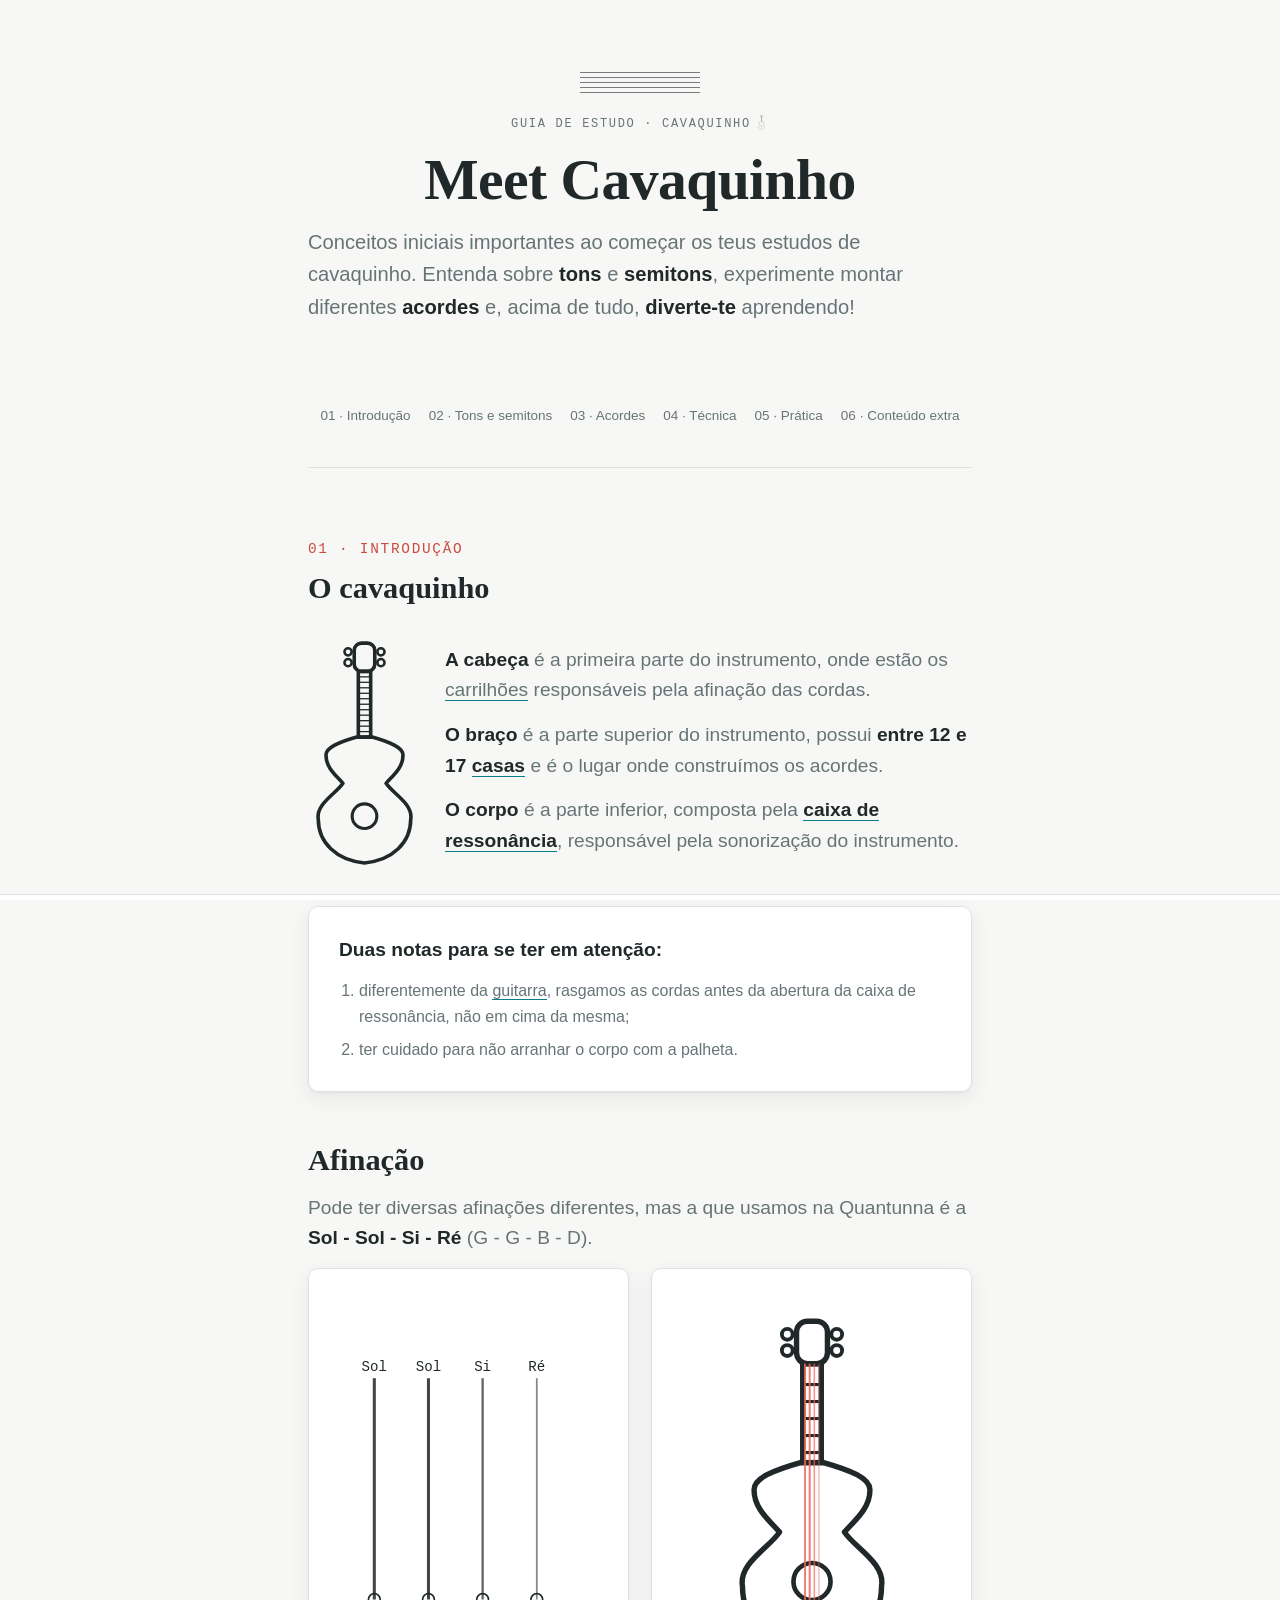
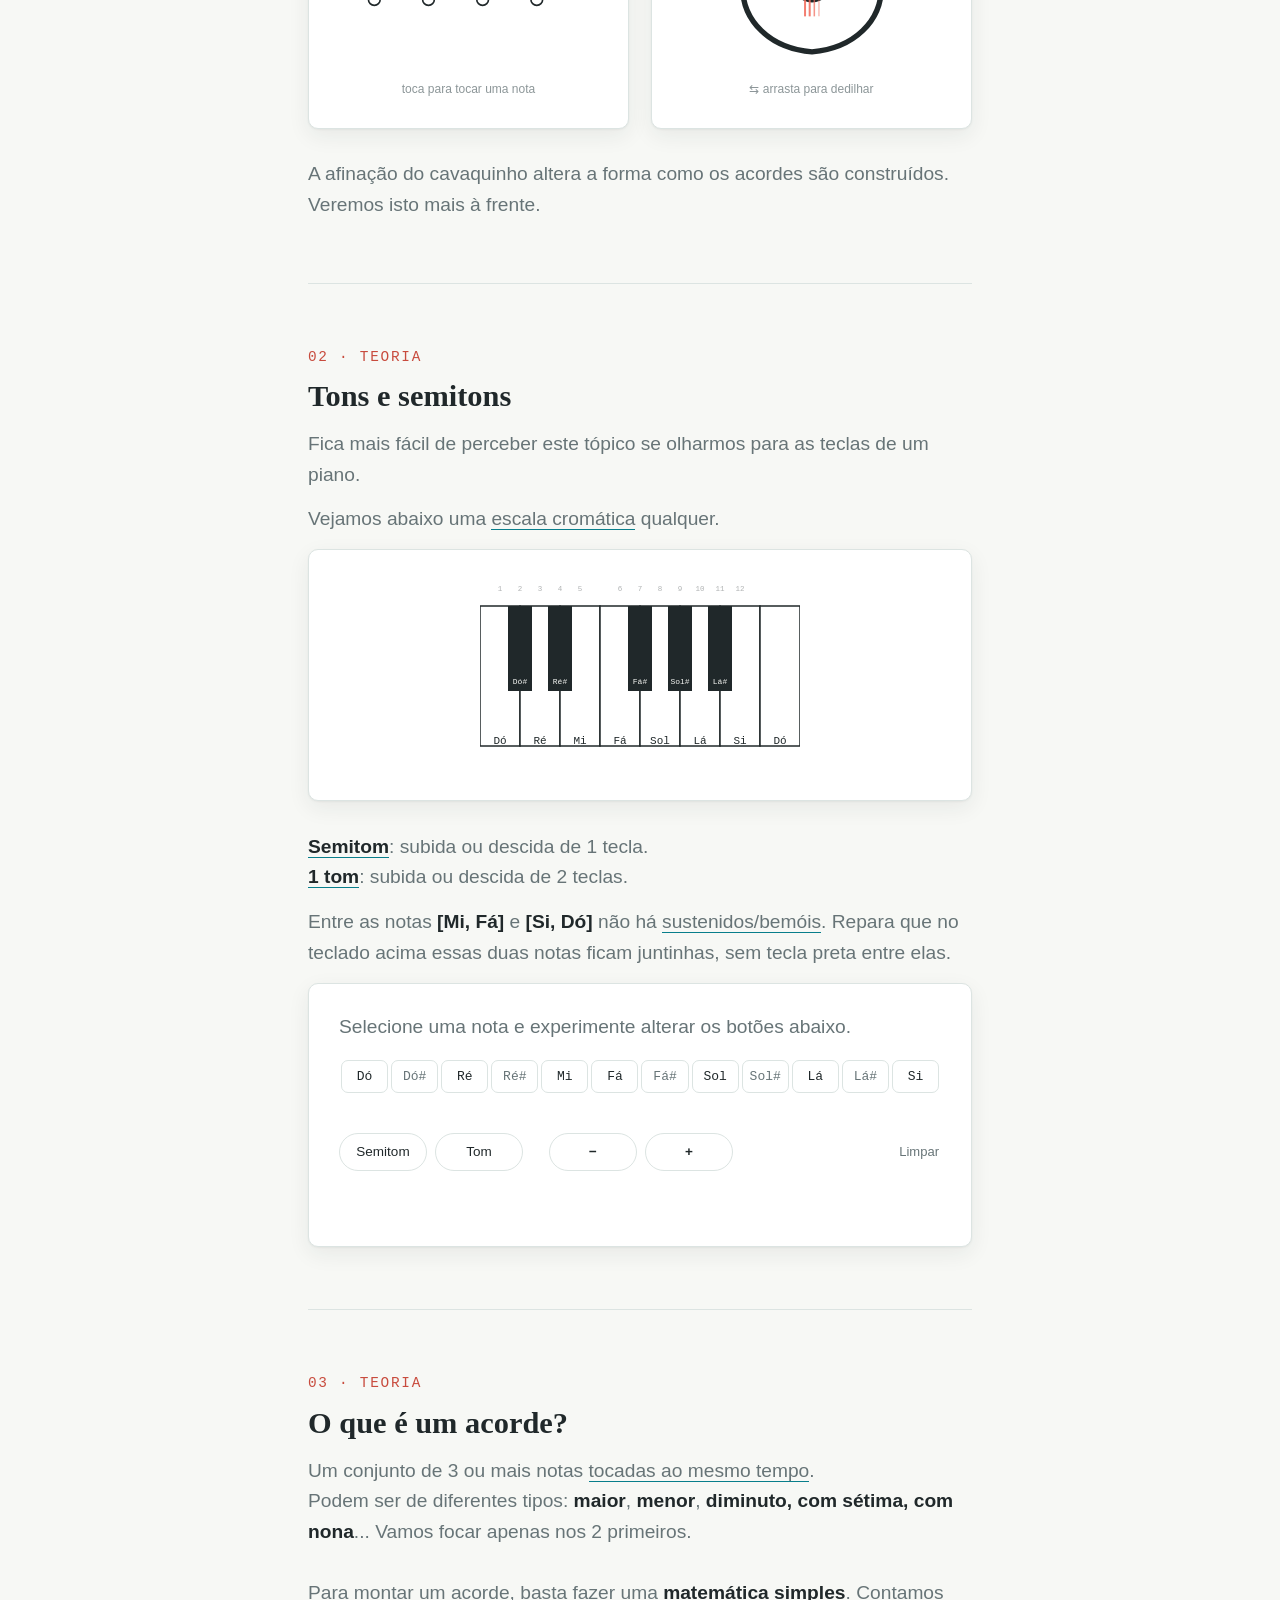
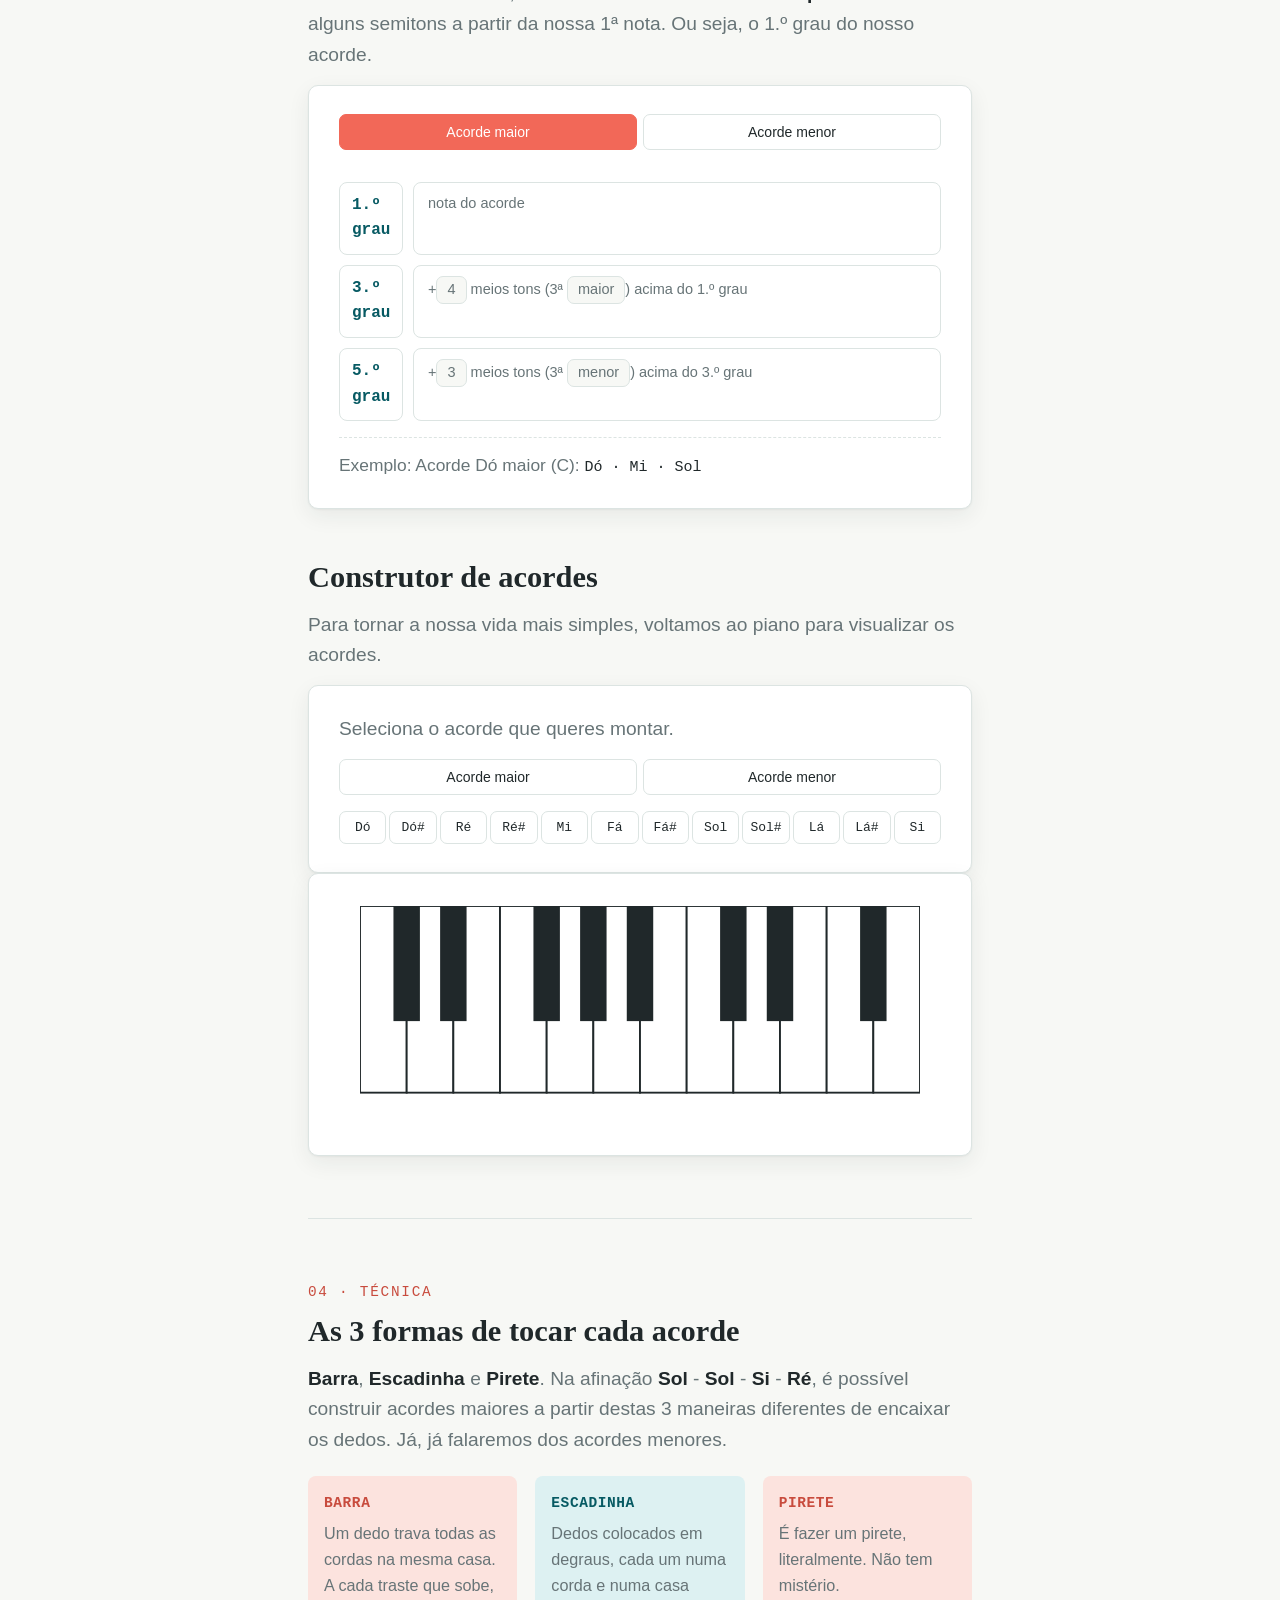
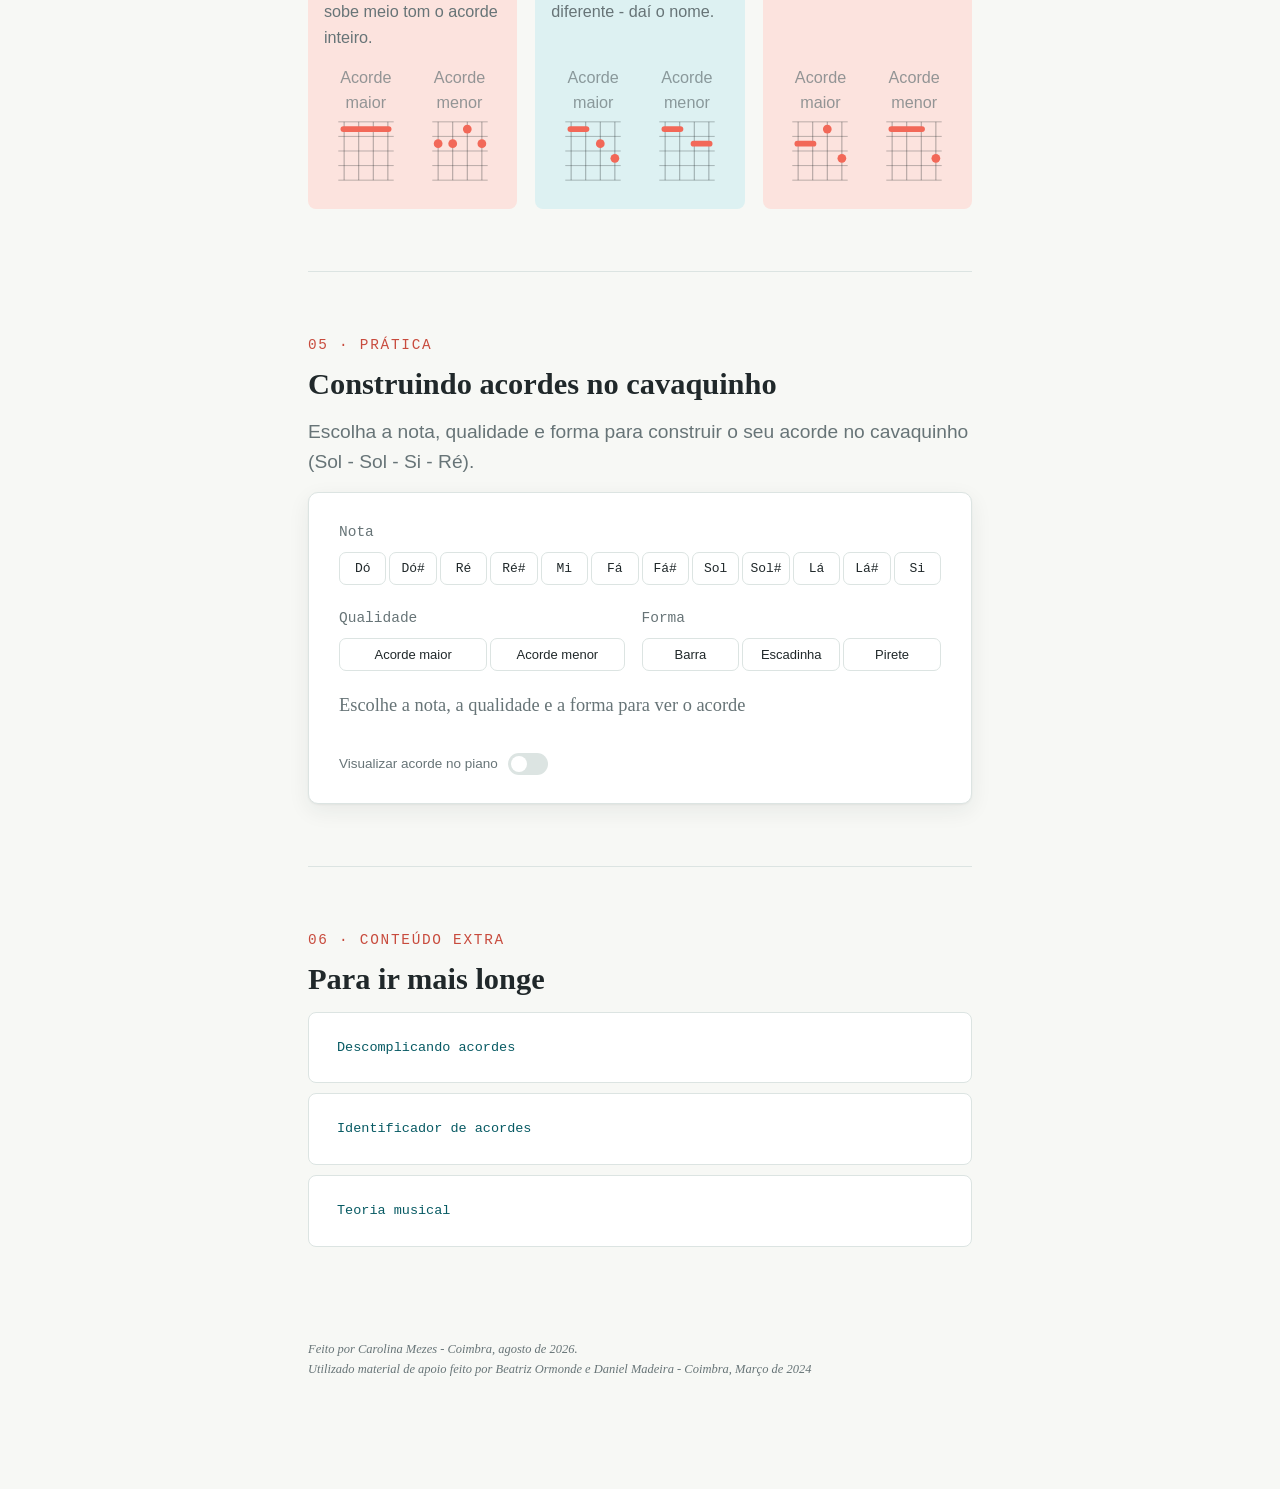
<file: cavaquinho_2.html>
<!DOCTYPE html>
<html lang="pt-PT">
<head>
<meta charset="UTF-8">
<meta name="viewport" content="width=device-width, initial-scale=1.0">
<title>Cavaquinho - Guia de Estudo</title>
<style>
  :root{
    --paper: #F7F8F5;
    --paper-raised: #FFFFFF;

    --ink: #20282A;
    --ink-soft: #677477;

    --azulejo: #087E8B;
    --azulejo-ink: #075A63;
    --azulejo-pale: #DDF1F2;

    --wood: #F26858;
    --wood-ink: #C84B3D;
    --wood-pale: #FCE3DE;

    --line: #DCE4E2;

    --shadow:
      0 1px 2px rgba(32,40,42,0.05),
      0 7px 22px rgba(32,40,42,0.07);

    --toggle-on: #62C370;
    --toggle-on-ink: #FFFFFF;
  }
  @media (prefers-color-scheme: dark){
    :root:not([data-theme="light"]){
      --paper: #141A1C;
      --paper-raised: #1C2427;

      --ink: #EEF3F1;
      --ink-soft: #A9B7B8;

      --azulejo: #42B9C3;
      --azulejo-ink: #83D8DE;
      --azulejo-pale: #19383C;

      --wood: #FF8170;
      --wood-ink: #FFAEA3;
      --wood-pale: #3A2421;

      --line: #303D40;

      --shadow:
        0 1px 2px rgba(0,0,0,0.30),
        0 10px 30px rgba(0,0,0,0.36);

      --toggle-on: #62C370;
      --toggle-on-ink: #FFFFFF;
    }
  }
  :root[data-theme="dark"]{
    --paper: #141A1C;
    --paper-raised: #1C2427;

    --ink: #EEF3F1;
    --ink-soft: #A9B7B8;

    --azulejo: #42B9C3;
    --azulejo-ink: #83D8DE;
    --azulejo-pale: #19383C;

    --wood: #FF8170;
    --wood-ink: #FFAEA3;
    --wood-pale: #3A2421;

    --line: #303D40;

    --shadow:
      0 1px 2px rgba(0,0,0,0.30),
      0 10px 30px rgba(0,0,0,0.36);

    --toggle-on: #62C370;
    --toggle-on-ink: #FFFFFF;
  }

  *{ box-sizing:border-box; }
  html{ font-size: 16px; overflow-x: hidden; }
  body{
    margin:0;
    background: var(--paper);
    color: var(--ink);
    font-family: 'Gill Sans Nova', 'Gill Sans', Corbel, 'Trebuchet MS', ui-sans-serif, sans-serif;
    font-size: 1rem;
    line-height: 1.6;
    -webkit-font-smoothing: antialiased;
    overflow-x: hidden;
  }
  .page{ max-width: 760px; margin: 0 auto; padding: 0 clamp(20px, 5vw, 48px) clamp(80px, 10vw, 100px); }

  h1,h2,h3{
    font-family: 'Hoefler Text', 'Iowan Old Style', Palatino, 'Palatino Linotype', 'Book Antiqua', Georgia, serif;
    font-weight: 600;
    line-height: 1.25;
    text-wrap: balance;
    color: var(--ink);
  }
  .mono{
    font-family: ui-monospace, 'Cascadia Mono', 'SFMono-Regular', Consolas, 'Liberation Mono', monospace;
  }
  a{ color: var(--azulejo-ink); text-decoration-color: var(--azulejo); text-underline-offset: 3px; }
  a:hover{ text-decoration-thickness: 2px; }
  .resource-links a{ display: block; padding: 12px; text-decoration: none; border-radius: 4px; transition: background-color 0.2s; }
  .resource-links a:hover{ background-color: var(--line); text-decoration: underline; }
  :focus-visible{ outline: 2px solid var(--azulejo); outline-offset: 2px; }

  /* ---- cover ---- */
  .cover{ padding: clamp(56px, 7vw, 72px) 0 clamp(34px, 4.5vw, 44px); text-align: left; }
  .staff{ display:flex; flex-direction:column; gap:4px; width:120px; margin:0 auto 22px; opacity:.6; }
  .staff span{ display:block; height:1px; background: currentColor; }
  .cover .eyebrow{
    font-family: ui-monospace, 'Cascadia Mono', 'SFMono-Regular', Consolas, monospace;
    font-size: 12px; letter-spacing: .14em; text-transform: uppercase; color: var(--ink-soft);
    margin-bottom: 10px; text-align: center;
  }
  .eyebrow-icon{ width:15px; height:15px; vertical-align:-3px; margin-left:3px; }
  .cover h1{ font-size: clamp(2.4rem, 7vw, 3.6rem); margin: 0 0 10px; letter-spacing: -0.01em; text-align: center; }
  .cover p.sub{ margin: 0 0 20px; color: var(--ink-soft); font-size: 1.26rem; }
  .cover p.sub strong{ color: var(--ink); font-weight: 700; }
  .cover .byline{
    font-family: ui-monospace, 'Cascadia Mono', 'SFMono-Regular', Consolas, monospace;
    font-size: 0.78125rem; letter-spacing: .06em; color: var(--ink-soft);
    text-transform: uppercase;
    margin-top: 1.6em;
  }

  nav.toc{
    display:flex; flex-wrap:wrap; gap: 8px 18px; justify-content:center;
    padding: 18px 0 40px; margin-bottom: 8px; border-bottom: 1px solid var(--line);
    font-size: 0.84375rem;
  }
  nav.toc a{ color: var(--ink-soft); text-decoration:none; }
  nav.toc a:hover{ color: var(--azulejo-ink); }

  .quick-nav-toggle{
    position: fixed; bottom: 34px; right: 20px; z-index: 50;
    width: 48px; height: 48px; border-radius: 50%;
    background: var(--azulejo); color: var(--paper-raised);
    border: none; box-shadow: var(--shadow);
    font-size: 20px; line-height: 1; cursor: pointer;
    display: flex; align-items: center; justify-content: center;
    opacity: 0; pointer-events: none;
    transition: opacity .2s ease, transform .2s ease;
    transform: translateY(6px);
  }
  .quick-nav-toggle.visible{ opacity: 1; pointer-events: auto; transform: translateY(0); }
  .quick-nav-toggle:hover{ background: var(--azulejo-ink); }
  .quick-nav-panel{
    position: fixed; bottom: 90px; right: 20px; z-index: 50;
    background: var(--paper-raised); border: 1px solid var(--line); border-radius: 10px;
    box-shadow: var(--shadow); padding: 8px;
    display: flex; flex-direction: column; gap: 2px;
    max-width: calc(100vw - 40px);
  }
  .quick-nav-panel[hidden]{ display: none; }
  .quick-nav-panel a{
    padding: 8px 12px; border-radius: 7px; color: var(--ink-soft); text-decoration: none;
    font-size: 0.875rem; white-space: nowrap;
  }
  .quick-nav-panel a:hover{ background: var(--azulejo-pale); color: var(--azulejo-ink); }

  .scroll-progress{
    position: fixed; left: 0; bottom: 0; width: 100%; height: 6px; z-index: 49;
    background: var(--paper-raised); border-top: 1px solid var(--line);
  }
  .scroll-progress-fill{
    height: 100%; width: 0%; background: var(--azulejo); border-radius: 0 4px 4px 0;
  }

  section{ padding: clamp(46px, 6vw, 62px) 0; border-bottom: 1px solid var(--line); }
  section:last-of-type{ border-bottom: none; }
  section > .kicker{
    font-family: ui-monospace, 'Cascadia Mono', 'SFMono-Regular', Consolas, monospace;
    font-size: 0.9rem; letter-spacing:.12em; text-transform:uppercase; color: var(--wood-ink);
    margin: 0 0 8px;
  }
  section h2{ font-size: clamp(1.5rem, 4vw, 1.9rem); margin: 0 0 14px; }
  section p{ margin: 0 0 14px; color: var(--ink-soft); font-size: 1.2em; }
  section p:last-child{ margin-bottom:0; }
  section p strong{ color: var(--ink); font-weight: 700; }

  .card{
    background: var(--paper-raised);
    border: 1px solid var(--line);
    border-radius: 10px;
    padding: clamp(22px, 3.2vw, 28px) clamp(24px, 3.6vw, 30px);
    box-shadow: var(--shadow);
    display: flex;
    flex-direction: column;
    justify-content: center;
  }
  .grid2{ display:grid; grid-template-columns: 1fr 1fr; gap: clamp(18px, 2.4vw, 22px); }
  @media (max-width: 620px){ .grid2{ grid-template-columns: 1fr; gap: 20px; } }

  /* ---- afinação ---- */
  .strings-diagram{ display:flex; justify-content:center; align-items:center; flex:1; margin: 0; }
  .strings-diagram svg{ max-width: 260px; width:100%; height:auto; }
  .instrument-diagram{ display:flex; justify-content:center; margin: 18px 0 6px; }
  .instrument-diagram svg{ max-width: 170px; width:100%; height:auto; }
  .cavaquinho-parts-row{ display:flex; gap:24px; align-items:center; flex-wrap:wrap; justify-content:flex-start; }
  .cavaquinho-parts-row .instrument-diagram{ justify-content:flex-start; flex:0 0 auto; }
  .cavaquinho-parts-row .instrument-diagram svg{ max-width: 113px; }
  @media (max-width: 620px){
    .cavaquinho-parts-row{ justify-content:center; }
    .cavaquinho-parts-row .instrument-diagram{ justify-content:center; }
  }
  .piano-diagram{ display:flex; justify-content:center; margin: 4px 0 6px; }
  .piano-diagram svg{ max-width: 320px; width:100%; height:auto; }
  .piano-diagram.wide svg{ max-width: 560px; }
  .root-grid-row{ display:flex; flex-wrap:wrap; justify-content:center; gap:3px; }
  .root-grid-row .root-btn{ flex: 0 0 40px; min-width:40px; padding:8px 4px; font-size: 0.8125rem; }
  @media (min-width: 621px){
    .root-grid-row{ display:grid; grid-template-columns: repeat(12, 1fr); gap:3px; }
  }
  .piano-key{ cursor: pointer; }
  .piano-key:hover{ opacity: .8; }
  .string-key{ cursor: pointer; }
  #cavaquinhoCard{ cursor: ew-resize; touch-action: pan-y; -webkit-user-select: none; user-select: none; }
  .strum-hint{
    margin: 4px 0 0; font-size: 0.75rem; color: var(--ink-soft); opacity: .75;
    text-align: center; margin-top: auto; padding-top: 4px;
  }
  @keyframes strumHint{
    0%, 100% { transform: translateX(0); }
    20% { transform: translateX(-7px); }
    40% { transform: translateX(6px); }
    60% { transform: translateX(-4px); }
    80% { transform: translateX(2px); }
  }
  #cavaquinhoCard .instrument-diagram{
    animation: strumHint 2.4s ease-in-out 1s 3;
  }

  .tooltip{
    position: relative;
    border-bottom: 1px solid var(--azulejo);
    cursor: help;
  }
  .tooltip::after{
    content: attr(data-tooltip);
    position: absolute;
    left: 0;
    bottom: calc(100% + 10px);
    transform: translateX(var(--tip-shift, 0px)) translateY(4px);
    background: var(--ink);
    color: var(--paper);
    padding: 8px 10px;
    border-radius: 6px;
    font-family: 'Hoefler Text', 'Iowan Old Style', Palatino, 'Palatino Linotype', Georgia, serif;
    font-style: italic;
    font-size: 0.78125rem;
    line-height: 1.4;
    width: max-content;
    max-width: 220px;
    text-align: left;
    opacity: 0;
    visibility: hidden;
    pointer-events: none;
    transition: opacity .15s ease, transform .15s ease;
    box-shadow: var(--shadow);
    z-index: 5;
  }
  .tooltip::before{
    content: "";
    position: absolute;
    left: 10px;
    bottom: calc(100% + 4px);
    transform: translateY(4px);
    border: 5px solid transparent;
    border-top-color: var(--ink);
    opacity: 0;
    visibility: hidden;
    pointer-events: none;
    transition: opacity .15s ease, transform .15s ease;
  }
  .tooltip:hover::after, .tooltip:hover::before,
  .tooltip:focus-visible::after, .tooltip:focus-visible::before,
  .tooltip.tooltip-open::after, .tooltip.tooltip-open::before{
    opacity: 1;
    visibility: visible;
  }
  .tooltip:hover::after, .tooltip:focus-visible::after, .tooltip.tooltip-open::after{
    transform: translateX(var(--tip-shift, 0px)) translateY(0);
  }
  .tooltip:hover::before, .tooltip:focus-visible::before, .tooltip.tooltip-open::before{
    transform: translateY(0);
  }

  .piano-tooltip{
    position: relative;
    display: inline-block;
    border-bottom: 1px dotted var(--azulejo);
    cursor: help;
  }
  .piano-tooltip-panel{
    position: absolute;
    left: 0;
    bottom: calc(100% + 10px);
    transform: translateX(var(--tip-shift, 0px)) translateY(4px);
    background: var(--paper-raised);
    border: 1px solid var(--line);
    border-radius: 8px;
    padding: 10px 12px;
    box-shadow: var(--shadow);
    opacity: 0;
    visibility: hidden;
    pointer-events: none;
    transition: opacity .15s ease, transform .15s ease;
    z-index: 6;
    width: max-content;
  }
  .piano-tooltip-panel svg{ display:block; max-width: 220px; height:auto; }
  .piano-tooltip:hover .piano-tooltip-panel,
  .piano-tooltip:focus-visible .piano-tooltip-panel,
  .piano-tooltip:focus-within .piano-tooltip-panel,
  .piano-tooltip.tooltip-open .piano-tooltip-panel{
    opacity: 1;
    visibility: visible;
    transform: translateX(var(--tip-shift, 0px)) translateY(0);
  }

  /* ---- chromatic strip ---- */
  .strip{ display:flex; flex-wrap:wrap; justify-content:center; gap:3px; padding: 4px 2px 14px; }
  @media (min-width: 621px){
    .strip{ display:grid; grid-template-columns: repeat(12, 1fr); }
  }
  .note-btn{
    flex: 0 0 40px;
    min-width:40px;
    padding: 8px 4px;
    text-align:center;
    border-radius: 7px;
    border: 1px solid var(--line);
    background: var(--paper-raised);
    color: var(--ink);
    font-family: ui-monospace, 'Cascadia Mono', 'SFMono-Regular', Consolas, monospace;
    font-size: 0.8125rem;
    cursor: pointer;
    transition: background .15s, border-color .15s, color .15s, transform .1s;
  }
  .note-btn.sharp{ color: var(--ink-soft); }
  .note-btn:hover{ border-color: var(--azulejo); }
  .note-btn.active{
    background: var(--azulejo); border-color: var(--azulejo); color: var(--paper-raised);
    transform: translateY(-2px);
  }
  .note-btn.target{
    background: var(--wood); border-color: var(--wood); color: var(--paper-raised);
  }
  .gap-note{ position:relative; }
  .gap-note::after{
    content:"sem sustenido"; position:absolute; top:-16px; left:50%; transform:translateX(-50%);
    font-size: 0.5625rem; letter-spacing:.04em; color: var(--wood-ink); white-space:nowrap; text-transform:uppercase;
    opacity:0; pointer-events:none;
  }

  .interval-controls{ display:flex; flex-wrap:wrap; gap:8px; align-items:center; margin: 1.6em 0; }
  #intervalReadout{ text-align:left; }
  button.pill{
    font-family: inherit; font-size: 0.84375rem; padding: 8px 14px; border-radius: 999px;
    border: 1px solid var(--line); background: var(--paper-raised); color: var(--ink);
    cursor:pointer; transition: border-color .15s, background .15s;
  }
  button.pill:hover{ border-color: var(--azulejo); }
  button.pill.example{ background: var(--azulejo-pale); border-color: var(--azulejo-pale); color: var(--azulejo-ink); font-family: ui-monospace, monospace; }

  .reset-interval-btn{
    font-family: inherit; font-size: 0.8125rem; color: var(--ink-soft);
    background: none; border: none; padding: 4px 2px; margin-left: auto;
    cursor: pointer; text-decoration: none; transition: color .15s;
  }
  .reset-interval-btn:hover, .reset-interval-btn:focus-visible{ color: var(--azulejo-ink); text-decoration: underline; }

  @media (max-width: 620px){
    .interval-controls{
      display: grid;
      grid-template-columns: auto auto;
      grid-template-areas:
        "semitom tom"
        "minus plus"
        "reset reset";
      justify-content: end;
    }
    .interval-controls .mag-btn[data-mag="1"]{ grid-area: semitom; }
    .interval-controls .mag-btn[data-mag="2"]{ grid-area: tom; }
    .interval-controls .dir-btn[data-dir="down"]{ grid-area: minus; }
    .interval-controls .dir-btn[data-dir="up"]{ grid-area: plus; }
    .reset-interval-btn{ grid-area: reset; justify-self: end; margin-left: 0; }
  }
  @media (min-width: 621px){
    .interval-controls .dir-btn[data-dir="down"]{ margin-left: 18px; }
  }

  .interval-controls .mag-btn,
  .interval-controls .dir-btn{
    font-family: inherit; font-size: 0.84375rem; min-width: 5.5rem; height: 2.375rem;
    padding: 0 10px; border-radius: 999px; box-sizing: border-box;
    border: 1px solid var(--line); background: var(--paper-raised); color: var(--ink);
    cursor:pointer; transition: border-color .15s, background .15s;
    display: inline-flex; align-items: center; justify-content: center;
  }
  .interval-controls .dir-btn{ font-weight: 700; }
  .interval-controls .dir-btn.active{ background: var(--azulejo); border-color: var(--azulejo); color: var(--paper-raised); }
  .interval-controls .dir-btn:disabled{
    background: var(--line); border-color: var(--line); color: var(--ink-soft);
    opacity: .6;
  }
  .interval-controls .mag-btn.active{ background: var(--wood); border-color: var(--wood); color: var(--paper-raised); }

  .readout{
    font-family: ui-monospace, 'Cascadia Mono', 'SFMono-Regular', Consolas, monospace;
    font-size: 0.90625rem; color: var(--ink-soft); min-height: 22px;
  }
  p.readout{
    font-size: 1.0875rem;
  }
  .readout strong{ color: var(--ink); }

  /* ---- formula boxes ---- */
  .formula-steps{ list-style:none; margin:16px 0 0; padding:0; display:flex; flex-direction:column; gap:10px; }
  .formula-steps li{
    display:grid; grid-template-columns: 64px 1fr; gap: 10px; align-items:stretch;
  }
  .formula-steps .deg{
    font-family: ui-monospace, monospace; font-weight:600; color: var(--azulejo-ink);
    display:flex; align-items:center;
    padding: 10px 12px; border-radius: 8px; background: var(--paper-raised); border:1px solid var(--line);
  }
  .formula-steps .desc{
    color: var(--ink-soft); font-size: 0.90625rem; line-height: 1.5;
    padding: 10px 14px; border-radius: 8px; background: var(--paper-raised); border:1px solid var(--line);
  }
  .formula-example{ margin-top:16px; padding-top:14px; border-top:1px dashed var(--line); font-size: 1.0875rem; color:var(--ink-soft); }
  .formula-example .notes{ font-family: ui-monospace, monospace; color: var(--ink); font-size: 0.9375rem; }

  /* ---- construtor ---- */
  .builder-controls{ display:flex; flex-wrap:wrap; gap: 22px; align-items:stretch; margin-bottom: 20px; }
  .builder-controls .quality-toggle{ gap:4px; }
  .builder-controls .quality-toggle button{ padding: 6px 10px; font-size: 0.75rem; }
  .builder-controls .root-btn{ padding: 6px 0; font-size: 0.75rem; }
  .root-grid{ display:grid; grid-template-columns: repeat(6, 1fr); gap:6px; max-width: 340px; }
  @media (max-width: 620px){
    .builder-controls{ flex-direction: column; flex-wrap: nowrap; align-items: stretch; }
    .root-grid{ display:flex; flex-wrap:wrap; justify-content:center; max-width: none; }
    .builder-controls .quality-toggle button{ padding: 8px 14px; font-size: 0.85rem; }
    .builder-controls .root-btn{ flex: 0 0 40px; min-width:40px; padding: 8px 6px; font-size: 0.85rem; }
  }
  @media (min-width: 621px){
    .builder-controls{
      display: grid;
      grid-template-columns: repeat(12, 1fr);
      column-gap: 3px;
      row-gap: 0;
    }
    .builder-controls .builder-nota{ display:contents; }
    .builder-controls .builder-nota .readout{ grid-column: 1 / 13; grid-row: 1; }
    .builder-controls .root-grid{ display:contents; }
    .builder-controls .root-grid .root-btn{ grid-row: 2; padding: 8px 4px; font-size: 0.8125rem; }

    .builder-controls .builder-qualidade{ display:contents; }
    .builder-controls .builder-qualidade .readout{ grid-column: 1 / 7; grid-row: 3; margin-top: 22px; }
    .builder-controls .builder-qualidade .quality-toggle{ display:contents; }
    .builder-controls .builder-qualidade .quality-toggle button{ grid-row: 4; padding: 8px 4px; font-size: 0.8125rem; }
    .builder-controls .builder-qualidade .quality-toggle button:nth-child(1){ grid-column: 1 / 4; }
    .builder-controls .builder-qualidade .quality-toggle button:nth-child(2){ grid-column: 4 / 7; margin-right: 14px; }

    .builder-controls .builder-forma{ display:contents; }
    .builder-controls .builder-forma .readout{ grid-column: 7 / 13; grid-row: 3; margin-top: 22px; }
    .builder-controls .builder-forma .quality-toggle{ display:contents; }
    .builder-controls .builder-forma .quality-toggle button{ grid-row: 4; padding: 8px 4px; font-size: 0.8125rem; }
    .builder-controls .builder-forma .quality-toggle button:nth-child(1){ grid-column: 7 / 9; }
    .builder-controls .builder-forma .quality-toggle button:nth-child(2){ grid-column: 9 / 11; }
    .builder-controls .builder-forma .quality-toggle button:nth-child(3){ grid-column: 11 / 13; }
  }
  .root-btn{
    padding: 8px 0; border-radius:7px; border:1px solid var(--line); background:var(--paper-raised);
    color:var(--ink); font-family: ui-monospace, monospace; font-size: 0.8125rem; cursor:pointer;
  }
  .root-btn.active{ background: var(--azulejo); border-color:var(--azulejo); color: var(--paper-raised); }
  .quality-toggle{ display:flex; gap:6px; }
  .card > .quality-toggle button{ flex:1; }
  .quality-toggle button{
    padding: 9px 18px; border-radius:7px; border:1px solid var(--line); background:var(--paper-raised);
    color:var(--ink); font-size: 0.875rem; cursor:pointer;
  }
  .quality-toggle button.active{ background: var(--wood); border-color:var(--wood); color:var(--paper-raised); }

  .result-grid{ display:grid; grid-template-columns: 1.1fr 1fr; gap: 24px; align-items:start; }
  @media (max-width: 640px){ .result-grid{ grid-template-columns: 1fr; } }
  .result-grid:has(#degreeList:empty) .chord-result-info{ grid-column: 1 / -1; }
  .result-grid:has(#degreeList:empty) .chord-result-diagram{ display: none; }
  .chord-name{ font-family: 'Hoefler Text', 'Iowan Old Style', Palatino, 'Palatino Linotype', Georgia, serif; font-size: 1.15rem; margin: 0 0 4px; }
  .fret-wrap{ display:flex; justify-content:center; }
  .fret-wrap svg{ width:100%; max-width: 200px; height:auto; }
  .fret-caption{ text-align:center; font-size: 0.975rem; color:var(--ink-soft); margin-top:8px; }

  .piano-toggle-row{ display:flex; align-items:center; gap:10px; justify-content:flex-start; margin-top:16px; }
  .piano-toggle-label{ font-size: 0.84375rem; color: var(--ink-soft); }
  .piano-toggle-switch{
    position: relative; flex-shrink:0; width:40px; height:22px; padding:0;
    border-radius: 999px; border: none; background: var(--line);
    cursor: pointer;
  }
  .piano-toggle-knob{
    position: absolute; top:3px; left:3px; width:16px; height:16px; border-radius:50%;
    background: var(--paper-raised);
    transition: transform .15s ease, background .15s ease;
  }
  .piano-toggle-switch[aria-checked="true"] .piano-toggle-knob{
    transform: translateX(18px);
    background: var(--toggle-on);
  }
  .piano-toggle-panel{ display:flex; justify-content:center; margin-top:14px; }
  .piano-toggle-panel[hidden]{ display:none; }
  .piano-toggle-panel svg{ display:block; max-width: 286px; height:auto; }
  @media (max-width: 620px){
    .piano-toggle-row{ justify-content:flex-end; }
  }

  .technique-grid{ display:grid; grid-template-columns: repeat(3,1fr); gap: clamp(16px, 2vw, 18px); margin-top:20px; }
  @media (max-width: 700px){ .technique-grid{ gap: 20px; } }
  @media (max-width: 700px){ .technique-grid{ grid-template-columns: 1fr; } }
  .technique{ padding: 16px; border-radius:8px; background: var(--wood-pale); display:flex; flex-direction:column; }
  .technique h4{ margin:0 0 6px; font-size: 0.90625rem; font-family: ui-monospace, monospace; color: var(--wood-ink); text-transform:uppercase; letter-spacing:.04em; }
  .technique p{ margin:0; font-size: 1.0125rem; color: var(--ink-soft); }
  .technique.live{ background: var(--azulejo-pale); }
  .technique.live h4{ color: var(--azulejo-ink); }

  .alterable{
    display:inline-block;
    border: 1px solid var(--line);
    border-radius: 7px;
    padding: 2px 10px;
    background: var(--paper);
  }

  .shape-row{ display:flex; gap:10px; margin-top:auto; padding-top:14px; }
  .shape-item{ flex:1; text-align:center; }
  .shape-label{ font-size: 0.7875rem; opacity:.7; margin:0 0 4px; }
  .shape-svg svg{ width:100%; max-width:70px; height:auto; }

  .resources ul{ list-style:none; margin:0; padding:0; display:flex; flex-direction:column; gap:10px; }
  .resources li{ padding:12px 16px; border:1px solid var(--line); border-radius:8px; background:var(--paper-raised); }
  .resources a{ font-family: ui-monospace, monospace; font-size: 0.84375rem; overflow-wrap: break-word; word-break: break-word; }

  footer{ padding: 30px 0 10px; text-align:left; font-size: 0.78125rem; color: var(--ink-soft); font-family: Palatino, 'Book Antiqua', Georgia, serif; font-style: italic; }

  .card, .technique{
    font-family: Optima, Candara, 'Segoe UI', sans-serif;
  }

  @media (max-width: 620px){
    html{ font-size: 19.2px; }
    .fret-caption{ text-align: center; }
  }

  @media (prefers-reduced-motion: reduce){
    *{ transition: none !important; animation: none !important; }
  }
</style>
</head>
<body>

<div class="page">

  <header class="cover">
    <div class="staff"><span></span><span></span><span></span><span></span><span></span></div>
    <div class="eyebrow">Guia de estudo · cavaquinho<svg class="eyebrow-icon" viewBox="0 0 220 460" aria-hidden="true" focusable="false">
      <rect x="90" y="8" width="40" height="55" rx="14" fill="none" stroke="currentColor" stroke-width="7"/>
      <circle cx="78" cy="25" r="7" fill="none" stroke="currentColor" stroke-width="5"/>
      <circle cx="78" cy="46" r="7" fill="none" stroke="currentColor" stroke-width="5"/>
      <circle cx="142" cy="25" r="7" fill="none" stroke="currentColor" stroke-width="5"/>
      <circle cx="142" cy="46" r="7" fill="none" stroke="currentColor" stroke-width="5"/>
      <rect x="98" y="63" width="24" height="128" fill="none" stroke="currentColor" stroke-width="7"/>
      <line x1="98" y1="90" x2="122" y2="90" stroke="currentColor" stroke-width="4"/>
      <line x1="98" y1="112" x2="122" y2="112" stroke="currentColor" stroke-width="4"/>
      <line x1="98" y1="134" x2="122" y2="134" stroke="currentColor" stroke-width="4"/>
      <line x1="98" y1="156" x2="122" y2="156" stroke="currentColor" stroke-width="4"/>
      <line x1="98" y1="178" x2="122" y2="178" stroke="currentColor" stroke-width="4"/>
      <path d="M95,191 C60,201 35,211 35,226 C35,251 55,266 68,281 C55,301 15,321 20,351 C20,396 55,431 110,436 C165,431 200,396 200,351 C205,321 165,301 152,281 C165,266 185,251 185,226 C185,211 160,201 125,191 Z" fill="none" stroke="currentColor" stroke-width="7" stroke-linejoin="round"/>
      <circle cx="110" cy="345" r="24" fill="none" stroke="currentColor" stroke-width="6"/>
    </svg></div>
    <h1>Meet Cavaquinho</h1>
    <p class="sub">Conceitos iniciais importantes ao começar os teus estudos de cavaquinho. Entenda sobre <strong>tons</strong> e <strong>semitons</strong>, experimente montar diferentes <strong>acordes</strong> e, acima de tudo, <strong>diverte-te</strong> aprendendo!</p>
  </header>

  <nav class="toc">
    <a href="#afinacao">01 · Introdução</a>
    <a href="#tons">02 · Tons e semitons</a>
    <a href="#acorde">03 · Acordes</a>
    <a href="#formas">04 · Técnica</a>
    <a href="#construtor">05 · Prática</a>
    <a href="#recursos">06 · Conteúdo extra</a>
  </nav>

  <button id="quickNavToggle" class="quick-nav-toggle" type="button" aria-expanded="false" aria-controls="quickNavPanel" aria-label="Abrir índice de secções">☰</button>
  <div id="quickNavPanel" class="quick-nav-panel" hidden>
    <a href="#afinacao">01 · Introdução</a>
    <a href="#tons">02 · Tons e semitons</a>
    <a href="#acorde">03 · Acordes</a>
    <a href="#formas">04 · Técnica</a>
    <a href="#construtor">05 · Prática</a>
    <a href="#recursos">06 · Conteúdo extra</a>
  </div>
  <div class="scroll-progress" role="progressbar" aria-label="Progresso de leitura" aria-valuemin="0" aria-valuemax="100" aria-valuenow="0">
    <div class="scroll-progress-fill" id="scrollProgressFill"></div>
  </div>

  <section id="afinacao">
    <p class="kicker">01 · Introdução</p>
    <h2>O cavaquinho</h2>
    <div class="cavaquinho-parts-row">
      <div class="instrument-diagram">
        <svg viewBox="0 0 220 460" role="img" aria-label="Ilustração do cavaquinho com o braço a mostrar as 12 casas">
          <rect x="90" y="8" width="40" height="55" rx="14" fill="none" stroke="currentColor" stroke-width="7"/>
          <circle cx="78" cy="25" r="7" fill="none" stroke="currentColor" stroke-width="5"/>
          <circle cx="78" cy="46" r="7" fill="none" stroke="currentColor" stroke-width="5"/>
          <circle cx="142" cy="25" r="7" fill="none" stroke="currentColor" stroke-width="5"/>
          <circle cx="142" cy="46" r="7" fill="none" stroke="currentColor" stroke-width="5"/>
          <rect x="98" y="63" width="24" height="128" fill="none" stroke="currentColor" stroke-width="7"/>
          <line x1="98" y1="73.7" x2="122" y2="73.7" stroke="currentColor" stroke-width="2.5"/>
          <line x1="98" y1="84.3" x2="122" y2="84.3" stroke="currentColor" stroke-width="2.5"/>
          <line x1="98" y1="95.0" x2="122" y2="95.0" stroke="currentColor" stroke-width="2.5"/>
          <line x1="98" y1="105.7" x2="122" y2="105.7" stroke="currentColor" stroke-width="2.5"/>
          <line x1="98" y1="116.3" x2="122" y2="116.3" stroke="currentColor" stroke-width="2.5"/>
          <line x1="98" y1="127.0" x2="122" y2="127.0" stroke="currentColor" stroke-width="2.5"/>
          <line x1="98" y1="137.7" x2="122" y2="137.7" stroke="currentColor" stroke-width="2.5"/>
          <line x1="98" y1="148.3" x2="122" y2="148.3" stroke="currentColor" stroke-width="2.5"/>
          <line x1="98" y1="159.0" x2="122" y2="159.0" stroke="currentColor" stroke-width="2.5"/>
          <line x1="98" y1="169.7" x2="122" y2="169.7" stroke="currentColor" stroke-width="2.5"/>
          <line x1="98" y1="180.3" x2="122" y2="180.3" stroke="currentColor" stroke-width="2.5"/>
          <line x1="98" y1="191.0" x2="122" y2="191.0" stroke="currentColor" stroke-width="2.5"/>
          <path d="M95,191 C60,201 35,211 35,226 C35,251 55,266 68,281 C55,301 15,321 20,351 C20,396 55,431 110,436 C165,431 200,396 200,351 C205,321 165,301 152,281 C165,266 185,251 185,226 C185,211 160,201 125,191 Z" fill="none" stroke="currentColor" stroke-width="7" stroke-linejoin="round"/>
          <circle cx="110" cy="345" r="24" fill="none" stroke="currentColor" stroke-width="6"/>
        </svg>
      </div>
      <div style="flex:1 1 260px;">
        <p><strong>A cabeça</strong> é a primeira parte do instrumento, onde estão os <span class="tooltip" tabindex="0" data-tooltip="Carrilhões ou tarraxas são as peças metálicas que giramos para tensionar ou afrouxar as cordas.">carrilhões</span> responsáveis pela afinação das cordas.</p>
        <p><strong>O braço</strong> é a parte superior do instrumento, possui <strong>entre 12 e 17 <span class="tooltip" tabindex="0" data-tooltip="São os espaços entre dois trastes (barras metálicas) onde pressionamos as cordas para formar um acorde.">casas</span></strong> e é o lugar onde construímos os acordes.</p>
        <p><strong>O corpo</strong> é a parte inferior, composta pela <strong><span class="tooltip" tabindex="0" data-tooltip="Um corpo oco feito de madeira que serve como amplificador natural do som.">caixa de ressonância</span></strong>, responsável pela sonorização do instrumento.</p>
      </div>
    </div>
    <div class="card" style="margin-top:1.6em;">
      <p style="margin:0 0 12px;"><strong>Duas notas para se ter em atenção:</strong></p>
      <ol style="margin:0; padding-left:20px; color:var(--ink-soft); display:flex; flex-direction:column; gap:8px;">
        <li>diferentemente da <span class="tooltip" tabindex="0" data-tooltip="Guitarra (Portugal), Violão (Brasil).">guitarra</span>, rasgamos as cordas antes da abertura da caixa de ressonância, não em cima da mesma;</li>
        <li>ter cuidado para não arranhar o corpo com a palheta.</li>
      </ol>
    </div>
    <h2 style="margin-top:1.6em;">Afinação</h2>
    <p>Pode ter diversas afinações diferentes, mas a que usamos na Quantunna é a <strong style="white-space:nowrap;">Sol - Sol - Si - Ré</strong> <span style="white-space:nowrap;">(G - G - B - D).</span></p>
    <div class="grid2">
    <div class="card">
      <div class="strings-diagram">
        <svg viewBox="0 0 220 220" role="img" aria-label="Diagrama das 4 cordas soltas do cavaquinho: Sol, Sol, Si, Ré">
          <line x1="30" y1="18" x2="30" y2="206" stroke="currentColor" stroke-width="2.6" opacity=".85"/>
          <line x1="76" y1="18" x2="76" y2="206" stroke="currentColor" stroke-width="2.6" opacity=".85"/>
          <line x1="122" y1="18" x2="122" y2="206" stroke="currentColor" stroke-width="2" opacity=".7"/>
          <line x1="168" y1="18" x2="168" y2="206" stroke="currentColor" stroke-width="1.5" opacity=".55"/>
          <line class="string-key" data-freq="196.00" x1="30" y1="18" x2="30" y2="206" stroke="transparent" stroke-width="16"/>
          <line class="string-key" data-freq="196.00" x1="76" y1="18" x2="76" y2="206" stroke="transparent" stroke-width="16"/>
          <line class="string-key" data-freq="246.94" x1="122" y1="18" x2="122" y2="206" stroke="transparent" stroke-width="16"/>
          <line class="string-key" data-freq="146.83" x1="168" y1="18" x2="168" y2="206" stroke="transparent" stroke-width="16"/>
          <text x="30" y="12" text-anchor="middle" font-size="12" fill="currentColor" font-family="ui-monospace,monospace">Sol</text>
          <text x="76" y="12" text-anchor="middle" font-size="12" fill="currentColor" font-family="ui-monospace,monospace">Sol</text>
          <text x="122" y="12" text-anchor="middle" font-size="12" fill="currentColor" font-family="ui-monospace,monospace">Si</text>
          <text x="168" y="12" text-anchor="middle" font-size="12" fill="currentColor" font-family="ui-monospace,monospace">Ré</text>
          <circle cx="30" cy="206" r="5" fill="none" stroke="currentColor" stroke-width="1.4"/>
          <circle cx="76" cy="206" r="5" fill="none" stroke="currentColor" stroke-width="1.4"/>
          <circle cx="122" cy="206" r="5" fill="none" stroke="currentColor" stroke-width="1.4"/>
          <circle cx="168" cy="206" r="5" fill="none" stroke="currentColor" stroke-width="1.4"/>
        </svg>
      </div>
      <p class="strum-hint">toca para tocar uma nota</p>
    </div>
    <div class="card" id="cavaquinhoCard">
      <div class="instrument-diagram">
        <svg viewBox="0 0 220 460" role="img" aria-label="Ilustração do cavaquinho com as 4 cordas Sol, Sol, Si e Ré">
          <rect x="90" y="8" width="40" height="55" rx="14" fill="none" stroke="currentColor" stroke-width="7"/>
          <circle cx="78" cy="25" r="7" fill="none" stroke="currentColor" stroke-width="5"/>
          <circle cx="78" cy="46" r="7" fill="none" stroke="currentColor" stroke-width="5"/>
          <circle cx="142" cy="25" r="7" fill="none" stroke="currentColor" stroke-width="5"/>
          <circle cx="142" cy="46" r="7" fill="none" stroke="currentColor" stroke-width="5"/>
          <rect x="98" y="63" width="24" height="128" fill="none" stroke="currentColor" stroke-width="7"/>
          <line x1="98" y1="90" x2="122" y2="90" stroke="currentColor" stroke-width="4"/>
          <line x1="98" y1="112" x2="122" y2="112" stroke="currentColor" stroke-width="4"/>
          <line x1="98" y1="134" x2="122" y2="134" stroke="currentColor" stroke-width="4"/>
          <line x1="98" y1="156" x2="122" y2="156" stroke="currentColor" stroke-width="4"/>
          <line x1="98" y1="178" x2="122" y2="178" stroke="currentColor" stroke-width="4"/>
          <path d="M95,191 C60,201 35,211 35,226 C35,251 55,266 68,281 C55,301 15,321 20,351 C20,396 55,431 110,436 C165,431 200,396 200,351 C205,321 165,301 152,281 C165,266 185,251 185,226 C185,211 160,201 125,191 Z" fill="none" stroke="currentColor" stroke-width="7" stroke-linejoin="round"/>
          <circle cx="110" cy="345" r="24" fill="none" stroke="currentColor" stroke-width="6"/>
          <line x1="101" y1="63" x2="101" y2="390" stroke="var(--wood)" stroke-width="2.6" opacity=".85"/>
          <line x1="107" y1="63" x2="107" y2="390" stroke="var(--wood)" stroke-width="2.6" opacity=".85"/>
          <line x1="113" y1="63" x2="113" y2="390" stroke="var(--wood)" stroke-width="2" opacity=".7"/>
          <line x1="119" y1="63" x2="119" y2="390" stroke="var(--wood)" stroke-width="1.5" opacity=".55"/>
        </svg>
      </div>
      <p class="strum-hint">⇆ arrasta para dedilhar</p>
    </div>
    </div>
    <p style="margin-top:1.6em;">A afinação do cavaquinho altera a forma como os acordes são construídos. Veremos isto mais à frente.</p>
  </section>

  <section id="tons">
    <p class="kicker">02 · Teoria</p>
    <h2>Tons e semitons</h2>
    <p>Fica mais fácil de perceber este tópico se olharmos para as teclas de um piano.</p>
    <p>Vejamos abaixo uma <span class="tooltip" tabindex="0" data-tooltip="Uma escala que contém 12 notas, com intervalos de semitons entre elas.">escala cromática</span> qualquer.</p>
    <div class="card">
      <div class="piano-diagram">
        <svg viewBox="0 0 320 184" role="img" aria-label="Teclado de piano com uma oitava, mostrando a escala de Dó maior: Dó, Ré, Mi, Fá, Sol, Lá, Si, Dó">
          <text x="20" y="9" text-anchor="middle" font-size="7.5" fill="currentColor" opacity=".35" font-family="ui-monospace,monospace">1</text>
          <text x="40" y="9" text-anchor="middle" font-size="7.5" fill="currentColor" opacity=".35" font-family="ui-monospace,monospace">2</text>
          <text x="60" y="9" text-anchor="middle" font-size="7.5" fill="currentColor" opacity=".35" font-family="ui-monospace,monospace">3</text>
          <text x="80" y="9" text-anchor="middle" font-size="7.5" fill="currentColor" opacity=".35" font-family="ui-monospace,monospace">4</text>
          <text x="100" y="9" text-anchor="middle" font-size="7.5" fill="currentColor" opacity=".35" font-family="ui-monospace,monospace">5</text>
          <text x="140" y="9" text-anchor="middle" font-size="7.5" fill="currentColor" opacity=".35" font-family="ui-monospace,monospace">6</text>
          <text x="160" y="9" text-anchor="middle" font-size="7.5" fill="currentColor" opacity=".35" font-family="ui-monospace,monospace">7</text>
          <text x="180" y="9" text-anchor="middle" font-size="7.5" fill="currentColor" opacity=".35" font-family="ui-monospace,monospace">8</text>
          <text x="200" y="9" text-anchor="middle" font-size="7.5" fill="currentColor" opacity=".35" font-family="ui-monospace,monospace">9</text>
          <text x="220" y="9" text-anchor="middle" font-size="7.5" fill="currentColor" opacity=".35" font-family="ui-monospace,monospace">10</text>
          <text x="240" y="9" text-anchor="middle" font-size="7.5" fill="currentColor" opacity=".35" font-family="ui-monospace,monospace">11</text>
          <text x="260" y="9" text-anchor="middle" font-size="7.5" fill="currentColor" opacity=".35" font-family="ui-monospace,monospace">12</text>
          <rect class="piano-key" data-freq="130.81" data-note="Dó3" x="0" y="24" width="40" height="140" fill="var(--paper-raised)" stroke="currentColor" stroke-width="1.5"/>
          <rect class="piano-key" data-freq="146.83" data-note="Ré3" x="40" y="24" width="40" height="140" fill="var(--paper-raised)" stroke="currentColor" stroke-width="1.5"/>
          <rect class="piano-key" data-freq="164.81" data-note="Mi3" x="80" y="24" width="40" height="140" fill="var(--paper-raised)" stroke="currentColor" stroke-width="1.5"/>
          <rect class="piano-key" data-freq="174.61" data-note="Fá3" x="120" y="24" width="40" height="140" fill="var(--paper-raised)" stroke="currentColor" stroke-width="1.5"/>
          <rect class="piano-key" data-freq="196.00" data-note="Sol3" x="160" y="24" width="40" height="140" fill="var(--paper-raised)" stroke="currentColor" stroke-width="1.5"/>
          <rect class="piano-key" data-freq="220.00" data-note="Lá3" x="200" y="24" width="40" height="140" fill="var(--paper-raised)" stroke="currentColor" stroke-width="1.5"/>
          <rect class="piano-key" data-freq="246.94" data-note="Si3" x="240" y="24" width="40" height="140" fill="var(--paper-raised)" stroke="currentColor" stroke-width="1.5"/>
          <rect class="piano-key" data-freq="261.63" data-note="Dó4" x="280" y="24" width="40" height="140" fill="var(--paper-raised)" stroke="currentColor" stroke-width="1.5"/>
          <rect class="piano-key" data-freq="138.59" data-note="Dó#3" x="28" y="24" width="24" height="85" fill="currentColor"/>
          <rect class="piano-key" data-freq="155.56" data-note="Ré#3" x="68" y="24" width="24" height="85" fill="currentColor"/>
          <rect class="piano-key" data-freq="185.00" data-note="Fá#3" x="148" y="24" width="24" height="85" fill="currentColor"/>
          <rect class="piano-key" data-freq="207.65" data-note="Sol#3" x="188" y="24" width="24" height="85" fill="currentColor"/>
          <rect class="piano-key" data-freq="233.08" data-note="Lá#3" x="228" y="24" width="24" height="85" fill="currentColor"/>
          <text x="40" y="102" text-anchor="middle" font-size="8" fill="var(--paper)" font-family="ui-monospace,monospace">Dó#</text>
          <text x="80" y="102" text-anchor="middle" font-size="8" fill="var(--paper)" font-family="ui-monospace,monospace">Ré#</text>
          <text x="160" y="102" text-anchor="middle" font-size="8" fill="var(--paper)" font-family="ui-monospace,monospace">Fá#</text>
          <text x="200" y="102" text-anchor="middle" font-size="8" fill="var(--paper)" font-family="ui-monospace,monospace">Sol#</text>
          <text x="240" y="102" text-anchor="middle" font-size="8" fill="var(--paper)" font-family="ui-monospace,monospace">Lá#</text>
          <text x="20" y="162" text-anchor="middle" font-size="11" fill="currentColor" font-family="ui-monospace,monospace">Dó</text>
          <text x="60" y="162" text-anchor="middle" font-size="11" fill="currentColor" font-family="ui-monospace,monospace">Ré</text>
          <text x="100" y="162" text-anchor="middle" font-size="11" fill="currentColor" font-family="ui-monospace,monospace">Mi</text>
          <text x="140" y="162" text-anchor="middle" font-size="11" fill="currentColor" font-family="ui-monospace,monospace">Fá</text>
          <text x="180" y="162" text-anchor="middle" font-size="11" fill="currentColor" font-family="ui-monospace,monospace">Sol</text>
          <text x="220" y="162" text-anchor="middle" font-size="11" fill="currentColor" font-family="ui-monospace,monospace">Lá</text>
          <text x="260" y="162" text-anchor="middle" font-size="11" fill="currentColor" font-family="ui-monospace,monospace">Si</text>
          <text x="300" y="162" text-anchor="middle" font-size="11" fill="currentColor" font-family="ui-monospace,monospace">Dó</text>
        </svg>
      </div>
    </div>
    <p style="margin-top:1.6em; margin-bottom:0;"><strong class="tooltip" tabindex="0" data-tooltip="Pode ser chamado também de meio tom, apesar de &quot;semitom&quot; ser a forma mais usual em teoria musical.">Semitom</strong>: subida ou descida de 1 tecla.</p>
    <p><strong class="tooltip" tabindex="0" data-tooltip="É formado por 2 semitons consecutivos.">1 tom</strong>: subida ou descida de 2 teclas.</p>
    <p>Entre as notas <strong>[Mi, Fá]</strong> e <strong>[Si, Dó]</strong> não há <span class="tooltip" tabindex="0" data-tooltip="A diferença entre ambos merece uma nota à parte. Por agora, pensa que são, essencialmente, a mesma coisa.">sustenidos/bemóis</span>. Repara que no teclado acima essas duas notas ficam juntinhas, sem tecla preta entre elas.</p>
    <div class="card">
      <p style="margin-top:0;">Selecione uma nota e experimente alterar os botões abaixo.</p>
      <div class="strip" id="strip"></div>
      <div class="interval-controls">
        <button class="mag-btn" data-mag="1">Semitom</button>
        <button class="mag-btn" data-mag="2">Tom</button>
        <button class="dir-btn" data-dir="down" aria-label="Descer">−</button>
        <button class="dir-btn" data-dir="up" aria-label="Subir">+</button>
        <button type="button" class="reset-interval-btn" id="resetIntervalBtn">Limpar</button>
      </div>
      <p class="readout" id="intervalReadout"></p>
    </div>
  </section>

  <section id="acorde">
    <p class="kicker">03 · Teoria</p>
    <h2>O que é um acorde?</h2>
    <p style="margin-bottom:0;">Um conjunto de 3 ou mais notas <span class="tooltip" tabindex="0" data-tooltip="Combinando diferentes frequências, criamos harmonia ou dissonância sonora - a depender do que soa bem ao ouvido humano.">tocadas ao mesmo tempo</span>.</p>
    <p>Podem ser de diferentes tipos: <strong>maior</strong>, <strong>menor</strong>, <strong>diminuto, com sétima, com nona</strong>... Vamos focar apenas nos 2 primeiros.</p>
    <p style="margin-top:1.6em;">Para montar um acorde, basta fazer uma <strong>matemática simples</strong>. Contamos alguns semitons a partir da nossa 1ª nota. Ou seja, o 1.º grau do nosso acorde.</p>
    <div class="card">
      <div class="quality-toggle" style="margin-bottom:16px;">
        <button id="acordeMajorBtn" class="active">Acorde maior</button>
        <button id="acordeMinorBtn">Acorde menor</button>
      </div>
      <ol class="formula-steps">
        <li><span class="deg">1.º grau</span><span class="desc">nota do acorde</span></li>
        <li><span class="deg">3.º grau</span><span class="desc">+<span class="alterable" id="acordeThirdX">4</span> meios tons (3ª <span class="alterable" id="acordeThirdY">maior</span>) acima do 1.º grau</span></li>
        <li><span class="deg">5.º grau</span><span class="desc">+<span class="alterable" id="acordeFifthX">3</span> meios tons (3ª <span class="alterable" id="acordeFifthY">menor</span>) acima do 3.º grau</span></li>
      </ol>
      <p class="formula-example">Exemplo: Acorde <span id="acordeExampleName">Dó maior (C)</span>: <span class="notes" id="acordeExampleNotes">Dó · Mi · Sol</span></p>
    </div>

    <h2 style="margin-top:1.6em;">Construtor de acordes</h2>
    <p>Para tornar a nossa vida mais simples, voltamos ao piano para visualizar os acordes.</p>
    <div class="card">
      <p style="margin-top:0;">Seleciona o acorde que queres montar.</p>
      <div class="quality-toggle">
        <button id="montarMajorBtn">Acorde maior</button>
        <button id="montarMinorBtn">Acorde menor</button>
      </div>
      <div class="root-grid-row" id="montarRootGrid" style="margin-top:16px;"></div>
    </div>
    <div class="card">
      <div class="piano-diagram wide" id="montarPianoWrap"></div>
    </div>
  </section>

  <section id="formas">
    <p class="kicker">04 · Técnica</p>
    <h2>As 3 formas de tocar cada acorde</h2>
    <p><strong>Barra</strong>, <strong>Escadinha</strong> e <strong>Pirete</strong>. Na afinação <strong>Sol</strong> - <strong>Sol</strong> - <strong>Si</strong> - <strong>Ré</strong>, é possível construir acordes maiores a partir destas 3 maneiras diferentes de encaixar os dedos. Já, já falaremos dos acordes menores.</p>
    <div class="technique-grid">
      <div class="technique">
        <h4>Barra</h4>
        <p>Um dedo trava todas as cordas na mesma casa. A cada traste que sobe, sobe meio tom o acorde inteiro.</p>
        <div class="shape-row">
          <div class="shape-item"><p class="shape-label">Acorde maior</p><div class="shape-svg" id="shapeBarraMaior"></div></div>
          <div class="shape-item"><p class="shape-label">Acorde menor</p><div class="shape-svg" id="shapeBarraMenor"></div></div>
        </div>
      </div>
      <div class="technique live">
        <h4>Escadinha</h4>
        <p>Dedos colocados em degraus, cada um numa corda e numa casa diferente - daí o nome.</p>
        <div class="shape-row">
          <div class="shape-item"><p class="shape-label">Acorde maior</p><div class="shape-svg" id="shapeEscadinhaMaior"></div></div>
          <div class="shape-item"><p class="shape-label">Acorde menor</p><div class="shape-svg" id="shapeEscadinhaMenor"></div></div>
        </div>
      </div>
      <div class="technique">
        <h4>Pirete</h4>
        <p>É fazer um pirete, literalmente. Não tem mistério.</p>
        <div class="shape-row">
          <div class="shape-item"><p class="shape-label">Acorde maior</p><div class="shape-svg" id="shapePireteMaior"></div></div>
          <div class="shape-item"><p class="shape-label">Acorde menor</p><div class="shape-svg" id="shapePireteMenor"></div></div>
        </div>
      </div>
    </div>
  </section>

  <section id="construtor">
    <p class="kicker">05 · Prática</p>
    <h2>Construindo acordes no cavaquinho</h2>
    <p>Escolha a nota, qualidade e forma para construir o seu acorde no cavaquinho (Sol - Sol - Si - Ré).</p>
    <div class="card">
      <div class="builder-controls">
        <div class="builder-nota">
          <div class="readout" style="margin-bottom:8px;">Nota</div>
          <div class="root-grid" id="rootGrid"></div>
        </div>
        <div class="builder-qualidade">
          <div class="readout" style="margin-bottom:8px;">Qualidade</div>
          <div class="quality-toggle" id="qualidadeToggle">
            <button id="qMajor">Acorde maior</button>
            <button id="qMinor">Acorde menor</button>
          </div>
        </div>
        <div class="builder-forma">
          <div class="readout" style="margin-bottom:8px;">Forma</div>
          <div class="quality-toggle">
            <button id="formaBarra">Barra</button>
            <button id="formaEscadinha">Escadinha</button>
            <button id="formaPirete">Pirete</button>
          </div>
        </div>
      </div>

      <div class="result-grid">
        <div class="chord-result-info">
          <p class="chord-name" id="chordName">Escolhe a nota, qualidade e forma</p>
          <ol class="formula-steps" id="degreeList"></ol>
        </div>
        <div class="chord-result-diagram">
          <div class="fret-wrap" id="fretWrap"></div>
          <p class="fret-caption" id="fretCaption"></p>
        </div>
      </div>
      <div class="piano-toggle-row">
        <span class="piano-toggle-label">Visualizar acorde no piano</span>
        <button type="button" id="pianoToggleBtn" class="piano-toggle-switch" role="switch" aria-checked="false">
          <span class="piano-toggle-knob"></span>
        </button>
      </div>
      <div class="piano-toggle-panel" id="pianoTogglePanel" hidden></div>
    </div>
  </section>

  <section id="recursos" class="resources">
    <p class="kicker">06 · Conteúdo extra</p>
    <h2>Para ir mais longe</h2>
    <ul class="resource-links">
      <li><a href="https://www.descomplicandoamusica.com/acorde/" target="_blank" rel="noopener">Descomplicando acordes</a></li>
      <li><a href="https://www.musicca.com/pt/identificador-de-acordes" target="_blank" rel="noopener">Identificador de acordes</a></li>
      <li><a href="https://www.musictheory.net/lessons" target="_blank" rel="noopener">Teoria musical</a></li>
    </ul>
  </section>

  <footer>Feito por Carolina Mezes - Coimbra, agosto de 2026.<br>Utilizado material de apoio feito por Beatriz Ormonde e Daniel Madeira - Coimbra, Março de 2024</footer>
</div>

<script>
(function(){
  // ---- Audio Engine (Web Audio API) ----
  var AudioEngine = {
    ctx: new (window.AudioContext || window.webkitAudioContext)(),
    isUnlocked: false,
    STRUM_INTERVAL: 0.14,
    SOUND_DURATION: 3.05,
    ATTACK_TIME: 0.015,
    DECAY_VOLUME: 0.0001,
    
    init: function() {
      var self = this;
      // Prime the audio context with a near-silent blip to warm up hardware
      ['pointerdown', 'touchstart', 'mousedown', 'keydown'].forEach(function(evt){
        document.addEventListener(evt, function() { self.unlock(); }, { capture: true, once: true, passive: true });
      });
    },
    
    getContext: function() {
      if (this.ctx.state === 'suspended') { this.ctx.resume(); }
      return this.ctx;
    },
    
    unlock: function() {
      if (this.isUnlocked) return;
      try {
        var ctx = this.getContext();
        var now = ctx.currentTime;
        var osc = ctx.createOscillator();
        var gain = ctx.createGain();
        gain.gain.value = 0; // silent
        osc.connect(gain);
        gain.connect(ctx.destination);
        osc.start(now);
        osc.stop(now + 0.001); // 1ms blip
        this.isUnlocked = true;
      } catch(e) {}
    },
    
    playNote: function(freq, startTime) {
      var ctx = this.getContext();
      var osc = ctx.createOscillator();
      var gain = ctx.createGain();
      osc.type = 'triangle';
      osc.frequency.setValueAtTime(freq, startTime);
      gain.gain.setValueAtTime(0, startTime);
      gain.gain.linearRampToValueAtTime(1.3, startTime + this.ATTACK_TIME);
      gain.gain.exponentialRampToValueAtTime(this.DECAY_VOLUME, startTime + this.SOUND_DURATION);
      osc.connect(gain);
      gain.connect(ctx.destination);
      osc.start(startTime);
      osc.stop(startTime + this.SOUND_DURATION);
    },
    
    playSequence: function(freqs) {
      var ctx = this.getContext();
      var now = ctx.currentTime;
      var self = this;
      freqs.forEach(function(freq, i) {
        self.playNote(freq, now + i * self.STRUM_INTERVAL);
      });
    }
  };
  
  AudioEngine.init();
  
  // Compatibilidade com funções antigas
  function getAudioCtx() { return AudioEngine.getContext(); }
  function playStrumNoteAt(freq, startTime) { AudioEngine.playNote(freq, startTime); }
  function playStrumSequence(freqs) { AudioEngine.playSequence(freqs); }
  function playStrum() { AudioEngine.playSequence([196.00, 196.00, 246.94, 146.83]); }
  function playStrumReverse() { AudioEngine.playSequence([146.83, 246.94, 196.00, 196.00]); }

  var cavaquinhoCard = document.getElementById('cavaquinhoCard');
  var dragStartX = null;
  cavaquinhoCard.addEventListener('pointerdown', function(e){
    dragStartX = e.clientX;
    if (cavaquinhoCard.setPointerCapture) {
      try { cavaquinhoCard.setPointerCapture(e.pointerId); } catch(err) {}
    }
  });
  cavaquinhoCard.addEventListener('pointerup', function(e){
    if (dragStartX === null) return;
    var deltaX = e.clientX - dragStartX;
    dragStartX = null;
    if (Math.abs(deltaX) < 30) { return; }
    if (deltaX > 0) { playStrum(); } else { playStrumReverse(); }
  });
  cavaquinhoCard.addEventListener('pointercancel', function(){ dragStartX = null; });

  document.addEventListener('click', function(e){
    var key = e.target.closest && e.target.closest('.string-key, .piano-key');
    if (!key || !key.dataset || !key.dataset.freq) return;
    playStrumNoteAt(parseFloat(key.dataset.freq), getAudioCtx().currentTime);
  });

  // ---- Constantes de notas (fonte única) ----
  var NOTE_DATA = [
    { name: 'Dó',   freq: 130.81, isSharp: false },
    { name: 'Dó#',  freq: 138.59, isSharp: true },
    { name: 'Ré',   freq: 146.83, isSharp: false },
    { name: 'Ré#',  freq: 155.56, isSharp: true },
    { name: 'Mi',   freq: 164.81, isSharp: false },
    { name: 'Fá',   freq: 174.61, isSharp: false },
    { name: 'Fá#',  freq: 185.00, isSharp: true },
    { name: 'Sol',  freq: 196.00, isSharp: false },
    { name: 'Sol#', freq: 207.65, isSharp: true },
    { name: 'Lá',   freq: 220.00, isSharp: false },
    { name: 'Lá#',  freq: 233.08, isSharp: true },
    { name: 'Si',   freq: 246.94, isSharp: false }
  ];
  
  // Derivar as variáveis antigas para compatibilidade
  var NOTES = NOTE_DATA.map(function(n) { return n.name; });
  var FREQS = NOTE_DATA.map(function(n) { return n.freq; });
  var SHARP = NOTE_DATA.map(function(n) { return n.isSharp; });

  function mod12(n){ return ((n % 12) + 12) % 12; }
  var FRET_MAX = 12; // cavaquinho com 12 trastes

  // ---- Helper para criar grids de botões ----
  function createButtonGrid(container, items, options) {
    options = options || {};
    var baseClass = options.baseClass || 'btn';
    var getExtraClass = options.getExtraClass || function() { return ''; };
    var onClick = options.onClick;
    
    items.forEach(function(item, i) {
      var btn = document.createElement('button');
      btn.className = baseClass + getExtraClass(i, item);
      btn.textContent = item;
      if (onClick) btn.addEventListener('click', function() { onClick(i, item); });
      container.appendChild(btn);
    });
  }

  // ---- SVG Builder - Consolidação de lógica de piano ----
  var SvgBuilder = {
    buildPianoKeyboard: function(config) {
      // config = { maxIndex, keyW, keyH, blackW, blackH, degreeOf, labelMap, roleLabel }
      var keyW = config.keyW || 30;
      var keyH = config.keyH || 120;
      var blackW = config.blackW || 17;
      var blackH = config.blackH || 74;
      var maxIndex = config.maxIndex || 19;
      var degreeOf = config.degreeOf || {};
      var labelMap = config.labelMap || NOTES;
      var isBlack = config.isBlack || SHARP;
      var roleLabel = config.roleLabel || 'Piano com as teclas highlighted';
      
      var whiteKeys = [];
      var cursor = 0;
      for (var i = 0; i <= maxIndex; i++) {
        if (!isBlack[i % 12]) {
          whiteKeys.push({ idx: i, x: cursor });
          cursor += keyW;
        }
      }
      var width = cursor;
      
      var blackKeys = [];
      var cursor2 = 0;
      for (var j = 0; j <= maxIndex; j++) {
        if (!isBlack[j % 12]) {
          cursor2 += keyW;
        } else {
          blackKeys.push({ idx: j, x: cursor2 - blackW / 2 });
        }
      }
      
      var rootKeyX = null;
      if (config.rootIdx !== null && config.rootIdx !== undefined) {
        var rootWhite = whiteKeys.filter(function(k) { return k.idx === config.rootIdx; })[0];
        if (rootWhite) {
          rootKeyX = rootWhite.x + keyW / 2;
        } else {
          var rootBlack = blackKeys.filter(function(k) { return k.idx === config.rootIdx; })[0];
          if (rootBlack) { rootKeyX = rootBlack.x + blackW / 2; }
        }
      }
      
      var labelSpace = config.labelSpace || 18;
      var parts = [];
      parts.push('<svg viewBox="0 0 ' + width + ' ' + (keyH + labelSpace) + '" role="img" aria-label="' + roleLabel + '">');
      
      whiteKeys.forEach(function(k) {
        var deg = degreeOf[k.idx];
        var isHighlighted = deg !== undefined;
        var fill = isHighlighted ? 'var(--wood)' : 'var(--paper-raised)';
        var freq = config.freqFor ? config.freqFor(k.idx) : 'none';
        parts.push('<rect class="piano-key" data-freq="' + freq.toFixed(2) + '" x="' + k.x + '" y="0" width="' + keyW + '" height="' + keyH + '" fill="' + fill + '" stroke="currentColor" stroke-width="' + (config.strokeWidth || 1.2) + '"/>');
        if (deg && deg !== null) {
          parts.push('<text x="' + (k.x + keyW / 2) + '" y="' + (keyH - 10) + '" text-anchor="middle" font-size="11" fill="var(--paper-raised)" font-family="ui-monospace,monospace">' + deg + '</text>');
        }
      });
      
      blackKeys.forEach(function(k) {
        var deg = degreeOf[k.idx];
        var isHighlighted = deg !== undefined;
        var fill = isHighlighted ? 'var(--wood)' : 'currentColor';
        var freq = config.freqFor ? config.freqFor(k.idx) : 'none';
        parts.push('<rect class="piano-key" data-freq="' + freq.toFixed(2) + '" x="' + k.x + '" y="0" width="' + blackW + '" height="' + blackH + '" fill="' + fill + '"/>');
        if (deg && deg !== null) {
          parts.push('<text x="' + (k.x + blackW / 2) + '" y="' + (blackH - 8) + '" text-anchor="middle" font-size="9" fill="var(--paper)" font-family="ui-monospace,monospace">' + deg + '</text>');
        }
      });
      
      if (rootKeyX !== null) {
        parts.push('<text x="' + rootKeyX + '" y="' + (keyH + 13) + '" text-anchor="middle" font-size="11" fill="var(--ink-soft)" opacity="0.6" font-family="ui-monospace,monospace">' + labelMap[config.rootIdx] + '</text>');
      }
      
      parts.push('</svg>');
      return parts.join('');
    }
  };

  // ---- acorde maior/menor toggle ----
  var acordeQuality = 'major';
  var acordeMajorBtn = document.getElementById('acordeMajorBtn');
  var acordeMinorBtn = document.getElementById('acordeMinorBtn');
  var acordeThirdX = document.getElementById('acordeThirdX');
  var acordeThirdY = document.getElementById('acordeThirdY');
  var acordeFifthX = document.getElementById('acordeFifthX');
  var acordeFifthY = document.getElementById('acordeFifthY');
  var acordeExampleName = document.getElementById('acordeExampleName');
  var acordeExampleNotes = document.getElementById('acordeExampleNotes');
  function updateAcordeCard(){
    var isMajor = acordeQuality === 'major';
    acordeMajorBtn.classList.toggle('active', isMajor);
    acordeMinorBtn.classList.toggle('active', !isMajor);
    acordeThirdX.textContent = isMajor ? 4 : 3;
    acordeThirdY.textContent = isMajor ? 'maior' : 'menor';
    acordeFifthX.textContent = isMajor ? 3 : 4;
    acordeFifthY.textContent = isMajor ? 'menor' : 'maior';
    acordeExampleName.textContent = isMajor ? 'Dó maior (C)' : 'Dó menor (Cm)';
    acordeExampleNotes.textContent = isMajor ? 'Dó · Mi · Sol' : 'Dó · Mib · Sol';
  }
  acordeMajorBtn.addEventListener('click', function(){
    acordeQuality = 'major';
    updateAcordeCard();
  });
  acordeMinorBtn.addEventListener('click', function(){
    acordeQuality = 'minor';
    updateAcordeCard();
  });

  // ---- Vamos montar um acorde? ----
  var MONTAR_LABELS = NOTES;  // Reutilizar de NOTE_DATA
  var MONTAR_IS_BLACK = SHARP;  // Reutilizar de NOTE_DATA
  var montarRoot = null;
  var montarQuality = null;

  var montarRootGrid = document.getElementById('montarRootGrid');
  createButtonGrid(montarRootGrid, MONTAR_LABELS, {
    baseClass: 'root-btn',
    onClick: function(i) {
      montarRoot = i;
      Array.prototype.forEach.call(montarRootGrid.children, function(btn, bi) { btn.classList.toggle('active', bi === i); });
      renderMontarPiano();
      playMontarChordIfReady();
    }
  });

  var montarMajorBtn = document.getElementById('montarMajorBtn');
  var montarMinorBtn = document.getElementById('montarMinorBtn');
  montarMajorBtn.addEventListener('click', function(){
    montarQuality = 'major';
    montarMajorBtn.classList.add('active');
    montarMinorBtn.classList.remove('active');
    renderMontarPiano();
    playMontarChordIfReady();
  });
  montarMinorBtn.addEventListener('click', function(){
    montarQuality = 'minor';
    montarMinorBtn.classList.add('active');
    montarMajorBtn.classList.remove('active');
    renderMontarPiano();
    playMontarChordIfReady();
  });

  function freqForAbsIndex(i){
    return 130.8127826 * Math.pow(2, i / 12);
  }

  function montarThirdFifth(root, quality){
    var third = root + (quality === 'major' ? 4 : 3);
    var fifth = third + (quality === 'major' ? 3 : 4);
    return { third: third, fifth: fifth };
  }

  function playMontarChordIfReady(){
    if (montarRoot === null) return;
    if (montarQuality === null) {
      playStrumNoteAt(freqForAbsIndex(montarRoot), getAudioCtx().currentTime);
      return;
    }
    var tf = montarThirdFifth(montarRoot, montarQuality);
    var ctx = getAudioCtx();
    var now = ctx.currentTime;
    [montarRoot, tf.third, tf.fifth].forEach(function(idx){ playStrumNoteAt(freqForAbsIndex(idx), now); });
  }

  function buildMontarPianoSvg(root, quality){
    var degreeOf = {};
    if (root !== null){
      degreeOf[root] = '1';
      if (quality !== null){
        var tf = montarThirdFifth(root, quality);
        degreeOf[tf.third] = '3';
        degreeOf[tf.fifth] = '5';
      }
    }

    return SvgBuilder.buildPianoKeyboard({
      maxIndex: 19,
      keyW: 30,
      keyH: 120,
      blackW: 17,
      blackH: 74,
      degreeOf: degreeOf,
      rootIdx: root,
      labelMap: MONTAR_LABELS,
      isBlack: MONTAR_IS_BLACK,
      freqFor: freqForAbsIndex,
      strokeWidth: 1.2,
      roleLabel: 'Piano de duas oitavas com as teclas do acorde selecionado assinaladas'
    });
  }

  var montarPianoWrap = document.getElementById('montarPianoWrap');
  function renderMontarPiano(){
    montarPianoWrap.innerHTML = buildMontarPianoSvg(montarRoot, montarQuality);
  }
  montarPianoWrap.addEventListener('click', function(e){
    var freq = e.target && e.target.dataset ? e.target.dataset.freq : null;
    if (freq) { playStrumNoteAt(parseFloat(freq), getAudioCtx().currentTime); }
  });
  renderMontarPiano();

  // ---- chromatic strip (Dó3 a Dó4, 13 posições, sem wrap) ----
  var STRIP_NOTES = NOTES;  // Reutilizar de NOTE_DATA
  var STRIP_FREQS = FREQS;  // Reutilizar de NOTE_DATA
  var STRIP_SHARP = SHARP;  // Reutilizar de NOTE_DATA
  var STRIP_MAX = STRIP_NOTES.length - 1;
  var strip = document.getElementById('strip');
  var current = null;
  var resultIndex = null;
  
  createButtonGrid(strip, STRIP_NOTES, {
    baseClass: 'note-btn',
    getExtraClass: function(i) { return STRIP_SHARP[i] ? ' sharp' : ''; },
    onClick: function(i) { setCurrent(i); }
  });

  function renderStrip(){
    Array.prototype.forEach.call(strip.children, function(b, i){
      b.classList.toggle('active', current !== null && i === current);
      b.classList.toggle('target', resultIndex !== null && i === resultIndex && i !== current);
    });
  }

  var dirUpBtn = document.querySelector('.dir-btn[data-dir="up"]');
  var dirDownBtn = document.querySelector('.dir-btn[data-dir="down"]');
  function updateDirButtons(){
    if (current === null) {
      dirUpBtn.disabled = false;
      dirDownBtn.disabled = false;
      return;
    }
    // usa a magnitude já escolhida para saber se o próximo passo cabe na fita;
    // sem magnitude escolhida ainda, testa com o menor passo possível (semitom)
    // para nunca desativar um botão que ainda pode ser útil.
    var mag = stepMagnitude || 1;
    var pos = current + stepCount;
    dirUpBtn.disabled = (pos + mag) > STRIP_MAX;
    dirDownBtn.disabled = (pos - mag) < 0;
  }

  var readout = document.getElementById('intervalReadout');
  function setCurrent(i){
    current = i;
    resultIndex = null;
    stepDirection = null;
    stepMagnitude = null;
    stepCount = 0;
    document.querySelectorAll('.dir-btn, .mag-btn').forEach(function(b){ b.classList.remove('active'); });
    renderStrip();
    updateDirButtons();
    readout.innerHTML = 'Nota selecionada: <strong>' + STRIP_NOTES[current] + '</strong>';
    playStrumNoteAt(STRIP_FREQS[current], getAudioCtx().currentTime);
  }

  var stepDirection = null;
  var stepMagnitude = null;
  var stepCount = 0;
  function applyStep(){
    if (current === null) {
      readout.innerHTML = 'Selecione primeiro uma nota';
      return;
    }
    if (stepDirection !== null && stepMagnitude === null) {
      readout.innerHTML = 'Escolha entre semitom e tom também';
      return;
    }
    if (stepMagnitude !== null && stepDirection === null) {
      readout.innerHTML = 'Escolha o sentido que vamos percorrer: + ou -';
      return;
    }
    if (stepDirection === null || stepMagnitude === null) {
      readout.innerHTML = 'Selecione [subir, descer] e [semitom, 1 tom].';
      return;
    }
    // cada clique soma mais um passo à posição atual, até ao limite da fita.
    var delta = stepDirection === 'up' ? stepMagnitude : -stepMagnitude;
    var attempted = stepCount + delta;
    var blocked = (current + attempted) < 0 || (current + attempted) > STRIP_MAX;
    if (!blocked) {
      stepCount = attempted;
      playStrumNoteAt(STRIP_FREQS[current + stepCount], getAudioCtx().currentTime);
    }
    var to = current + stepCount;
    var absCount = Math.abs(stepCount);
    var message;
    if (stepCount === 0) {
      message = 'De volta à nota original: <strong>' + STRIP_NOTES[current] + '</strong>';
    } else {
      var dirLabel = stepCount > 0 ? 'Subir' : 'Descer';
      // usa "semitom" ou "tom" conforme a magnitude selecionada pelo utilizador
      var unitLabel = stepMagnitude === 2 ? 'tom' : 'semitom';
      var unitCount = stepMagnitude === 2 ? absCount / 2 : absCount;
      var unitCountDisplay = Number.isInteger(unitCount) ? String(unitCount) : unitCount.toFixed(1).replace('.', ',');
      var magPhrase = unitCountDisplay + ' ' + unitLabel + (unitCount === 1 ? '' : 's');
      message = dirLabel + ' ' + magPhrase + ' a partir de <strong>' + STRIP_NOTES[current] + '</strong> -> <strong>' + STRIP_NOTES[to] + '</strong>';
    }
    readout.innerHTML = message;
    resultIndex = to;
    renderStrip();
    updateDirButtons();
  }
  function magButtonGuidance(){
    // Semitom/Tom só escolhem o tamanho do passo - quem aplica o passo (e move a
    // nota) é sempre o + ou o -; aqui só atualizamos a mensagem de orientação.
    if (current === null) {
      readout.innerHTML = 'Selecione primeiro uma nota';
      return;
    }
    if (stepDirection === null) {
      readout.innerHTML = 'Escolha o sentido que vamos percorrer: + ou -';
    }
  }
  function flashActive(btn){
    btn.classList.add('active');
    if (btn._flashTimeout) { clearTimeout(btn._flashTimeout); }
    btn._flashTimeout = setTimeout(function(){
      btn.classList.remove('active');
    }, 220);
  }
  document.querySelectorAll('.dir-btn').forEach(function(btn){
    btn.addEventListener('click', function(){
      stepDirection = btn.dataset.dir;
      flashActive(btn);
      applyStep();
    });
  });
  document.querySelectorAll('.mag-btn').forEach(function(btn){
    btn.addEventListener('click', function(){
      stepMagnitude = parseInt(btn.dataset.mag, 10);
      if (current !== null) {
        document.querySelectorAll('.mag-btn').forEach(function(b){ b.classList.toggle('active', b === btn); });
      } else {
        flashActive(btn);
      }
      updateDirButtons();
      magButtonGuidance();
    });
  });
  document.getElementById('resetIntervalBtn').addEventListener('click', function(){
    current = null;
    resultIndex = null;
    stepDirection = null;
    stepMagnitude = null;
    stepCount = 0;
    document.querySelectorAll('.dir-btn, .mag-btn').forEach(function(b){ b.classList.remove('active'); });
    renderStrip();
    updateDirButtons();
    readout.innerHTML = '';
  });

  renderStrip();
  updateDirButtons();

  // ---- construtor de acordes ----
  var rootGrid = document.getElementById('rootGrid');
  var root = null;
  var quality = null;

  createButtonGrid(rootGrid, NOTES, {
    baseClass: 'root-btn',
    onClick: function(i) { root = i; update(); }
  });

  var qMajor = document.getElementById('qMajor');
  var qMinor = document.getElementById('qMinor');
  qMajor.addEventListener('click', function(){ quality = 'major'; update(); });
  qMinor.addEventListener('click', function(){ quality = 'minor'; update(); });

  var forma = null;
  var formaBarra = document.getElementById('formaBarra');
  var formaEscadinha = document.getElementById('formaEscadinha');
  var formaPirete = document.getElementById('formaPirete');
  formaBarra.addEventListener('click', function(){ forma = 'barra'; update(); });
  formaEscadinha.addEventListener('click', function(){ forma = 'escadinha'; update(); });
  formaPirete.addEventListener('click', function(){ forma = 'pirete'; update(); });

  var chordName = document.getElementById('chordName');
  var degreeList = document.getElementById('degreeList');
  var fretWrap = document.getElementById('fretWrap');
  var fretCaption = document.getElementById('fretCaption');
  var pianoToggleBtn = document.getElementById('pianoToggleBtn');
  var pianoTogglePanel = document.getElementById('pianoTogglePanel');

  function buildChordHighlightPianoSvg(chordRoot, chordQuality){
    var tf = montarThirdFifth(chordRoot, chordQuality);
    var highlighted = {};
    highlighted[chordRoot] = true;
    highlighted[tf.third] = true;
    highlighted[tf.fifth] = true;

    // Para o highlighting, criamos um degreeOf que marca as teclas com string vazia (destaque sem número)
    var degreeOf = {};
    for (var idx in highlighted) {
      degreeOf[idx] = ''; // string vazia = destacar mas não mostrar número
    }

    return SvgBuilder.buildPianoKeyboard({
      maxIndex: 19,
      keyW: 15.4,
      keyH: 66,
      blackW: 8.8,
      blackH: 39.6,
      degreeOf: degreeOf,
      rootIdx: null, // Não mostrar label da nota
      labelMap: MONTAR_LABELS,
      isBlack: MONTAR_IS_BLACK,
      freqFor: freqForAbsIndex,
      strokeWidth: 1,
      roleLabel: 'Piano com as teclas do acorde em destaque'
    });
  }

  // string open pitch classes, C=0..B=11 : Sol=7, Sol=7, Si=11, Ré=2
  var OPEN = [7,7,11,2];
  var OPEN_NAMES = ['Sol','Sol','Si','Ré'];
  var OPEN_FREQS = [196.00, 196.00, 246.94, 146.83];

  function playChordDots(dots){
    var freqs = [];
    dots.forEach(function(fret, i){
      if (fret === null || fret === undefined || fret < 0) return;
      freqs.push(OPEN_FREQS[i] * Math.pow(2, fret / 12));
    });
    if (freqs.length) { playStrumSequence(freqs); }
  }

  function update(){
    Array.prototype.forEach.call(rootGrid.children, function(b,i){ b.classList.toggle('active', i===root); });
    qMajor.classList.toggle('active', quality==='major');
    qMinor.classList.toggle('active', quality==='minor');
    formaBarra.classList.toggle('active', forma==='barra');
    formaEscadinha.classList.toggle('active', forma==='escadinha');
    formaPirete.classList.toggle('active', forma==='pirete');

    if (root === null || quality === null || forma === null) {
      var missing = [];
      if (root === null) missing.push('a nota');
      if (quality === null) missing.push('a qualidade');
      if (forma === null) missing.push('a forma');
      var missingPhrase = missing.length === 1 ? missing[0]
        : missing.slice(0, -1).join(', ') + ' e ' + missing[missing.length - 1];
      chordName.textContent = 'Escolhe ' + missingPhrase + ' para ver o acorde';
      if (pianoToggleBtn.getAttribute('aria-checked') === 'true') { pianoTogglePanel.innerHTML = ''; }
      degreeList.innerHTML = '';
      fretWrap.innerHTML = '';
      fretCaption.innerHTML = '';
      return;
    }

    var third = quality === 'major' ? mod12(root+4) : mod12(root+3);
    var fifth = quality === 'major' ? mod12(third+3) : mod12(third+4);

    chordName.textContent = NOTES[root] + (quality==='major' ? ' maior' : ' menor');
    if (pianoToggleBtn.getAttribute('aria-checked') === 'true') {
      pianoTogglePanel.innerHTML = buildChordHighlightPianoSvg(root, quality);
    }

    degreeList.innerHTML =
      '<li><span class="deg">1.º</span><span class="desc mono">' + NOTES[root] + '</span></li>' +
      '<li><span class="deg">3.º</span><span class="desc mono">' + NOTES[third] + '&nbsp;<span style="opacity:.65">(' + (quality==='major'?'+4':'+3') + ' semitons)</span></span></li>' +
      '<li><span class="deg">5.º</span><span class="desc mono">' + NOTES[fifth] + '&nbsp;<span style="opacity:.65">(' + (quality==='major'?'+3':'+4') + ' semitons)</span></span></li>';

    renderFret(root, quality, third, fifth);
  }

  function fretFor(openPc, targetPc){
    return mod12(targetPc - openPc);
  }

  function renderFret(root, quality, third, fifth){
    // target pitch class per string (1,1,3,5 relative to G-major shape, but we must
    // find, for each string, which chord tone (root/3rd/5th) it plays under a straight barre.
    // Straight barre at fret f = (root - G) mod 12 always yields the MAJOR chord (G-shape).
    var fMajor = fretFor(7, root); // fret where string tuned to G sounds `root`
    var svg, caption, note, chordDots;
    var formaName = forma === 'barra' ? 'Barra' : 'Escadinha';
    var useBar = (forma === 'barra' && quality === 'major'); // só a Barra maior usa uma barra contínua

    if (quality === 'major' && forma === 'escadinha') {
      // indicador: cordas Sol (0,1) · médio: corda Si (2, toca a fundamental) · anelar: corda Ré (3, toca a 3ª maior)
      var fMedio = mod12(root + 1);
      var fIndicador = fMedio - 1;
      var fAnelar = fMedio + 1;
      var hasIndicador = fIndicador >= 0;
      var showIndicador = fIndicador > 0;
      var dotsEsc = hasIndicador ? [fIndicador, fIndicador, fMedio, fAnelar] : [null, null, fMedio, fAnelar];
      chordDots = dotsEsc;
      svg = buildSvg(dotsEsc, hasIndicador ? [[0,1]] : []);
      caption = 'Escadinha - médio na casa ' + fMedio + (hasIndicador ? '' : ' (indicador fora do braço nesta posição)');
      note = showIndicador
        ? 'Indicador nas cordas Sol (casa ' + fIndicador + '), médio na corda Si (casa ' + fMedio + '), anelar na corda Ré (casa ' + fAnelar + ').'
        : (hasIndicador
          ? 'Médio na corda Si (casa ' + fMedio + ') e anelar na corda Ré (casa ' + fAnelar + '); as cordas Sol ficam soltas, sem dedo a pressionar.'
          : 'Médio na corda Si (casa ' + fMedio + ') e anelar na corda Ré (casa ' + fAnelar + '); o indicador ficaria numa casa negativa, por isso as cordas Sol não são indicadas.');
    } else if (quality === 'major' && forma === 'pirete') {
      // anelar: corda Ré (3, toca a fundamental) · médio: cordas Sol (0,1, toca a 3ª maior) · indicador: corda Si (2, toca a 5ª)
      var fAnelarP = mod12(root - 2);
      var fMedioP = fAnelarP - 1;
      var fIndicadorP = fAnelarP - 2;
      var dotsP = [
        fMedioP > 0 ? fMedioP : null,
        fMedioP > 0 ? fMedioP : null,
        fIndicadorP > 0 ? fIndicadorP : null,
        fAnelarP > 0 ? fAnelarP : null
      ];
      chordDots = dotsP;
      svg = buildSvg(dotsP, fMedioP > 0 ? [[0,1]] : []);
      caption = 'Pirete - anelar na casa ' + fAnelarP;
      var piretePieces = [];
      if (fIndicadorP > 0) piretePieces.push('indicador na corda Si (casa ' + fIndicadorP + ')');
      if (fMedioP > 0) piretePieces.push('médio nas cordas Sol (casa ' + fMedioP + ')');
      piretePieces.push(fAnelarP > 0 ? ('anelar na corda Ré (casa ' + fAnelarP + ')') : 'anelar solto na corda Ré');
      note = piretePieces.join(', ') + '.';
      if (fIndicadorP <= 0 || fMedioP <= 0) {
        note += ' Nesta posição, alguns dedos ficam fora do braço ou em cordas soltas, por isso não são indicados.';
      }
    } else if (quality === 'major') {
      var dots = [fMajor, fMajor, fMajor, fMajor];
      chordDots = dots;
      svg = buildSvg(dots, useBar ? [[0,1,2,3]] : []);
      caption = formaName + ' - casa ' + fMajor + (fMajor===0 ? ' (cordas soltas)' : '');
      note = useBar ? 'Um dedo trava as 4 cordas na casa ' + fMajor + '.' : 'Dedos colocados em degrau, cada um na sua corda, todos na casa ' + fMajor + '.';
    } else if (forma === 'escadinha') {
      // barra nas 4 cordas na casa da raiz + médio a pressionar em conjunto as cordas Ré e Si na casa seguinte
      var fBarreEscMenor = mod12(root);
      var fMedioEscMenor = fBarreEscMenor + 1;
      var dotsEscMenor = [fBarreEscMenor, fBarreEscMenor, fMedioEscMenor, fMedioEscMenor];
      chordDots = dotsEscMenor;
      svg = buildSvg(dotsEscMenor, [[0,1],[2,3]]);
      caption = 'Escadinha - barra na casa ' + fBarreEscMenor + ', médio na casa ' + fMedioEscMenor;
      note = 'Barra nas 4 cordas na casa ' + fBarreEscMenor + (fBarreEscMenor===0 ? ' (cordas soltas)' : '') + '; o médio pressiona em conjunto as cordas Ré e Si na casa ' + fMedioEscMenor + ', baixando o acorde para menor.';
    } else if (forma === 'pirete') {
      // barra nas cordas Sol e Si + anelar sobe a corda Ré duas casas acima da barra, pulando uma casa
      var fBarrePireteMenor = mod12(root - 4);
      var fAnelarPireteMenor = fBarrePireteMenor + 2;
      var dotsPireteMenor = [fBarrePireteMenor, fBarrePireteMenor, fBarrePireteMenor, fAnelarPireteMenor];
      chordDots = dotsPireteMenor;
      svg = buildSvg(dotsPireteMenor, [[0,1,2]]);
      caption = 'Pirete - barra na casa ' + fBarrePireteMenor + ', anelar na casa ' + fAnelarPireteMenor;
      note = 'Barra nas cordas Sol e Si na casa ' + fBarrePireteMenor + (fBarrePireteMenor===0 ? ' (cordas soltas)' : '') + '; o anelar sobe a corda Ré até à casa ' + fAnelarPireteMenor + ', pulando a casa ' + (fBarrePireteMenor+1) + '.';
    } else {
      if (fMajor === 0) {
        fretWrap.innerHTML = '<p style="text-align:left;color:var(--ink-soft);font-size:1.0125rem;padding:20px 8px;">A barra simples não é possível na posição aberta para ' + NOTES[root] + ' menor - experimenta outra forma para este acorde.</p>';
        fretCaption.textContent = '';
        return;
      }
      // strings 0,1,3 at fMajor ; string 2 (Si string, the 3rd) at fMajor-1
      var dots2 = [fMajor, fMajor, fMajor - 1, fMajor];
      chordDots = dots2;
      svg = buildSvg(dots2, []);
      caption = 'Barra partida - casa ' + fMajor + ', 3ª corda um traste atrás (casa ' + (fMajor-1) + ')';
      note = 'A corda do Si fica uma casa abaixo das outras três, para baixar o 3.º grau.';
    }

    fretWrap.innerHTML = svg;
    var noteEscaped = note.replace(/&/g, '&amp;').replace(/"/g, '&quot;');
    fretCaption.innerHTML = '<span class="tooltip" tabindex="0" data-tooltip="' + noteEscaped + '">' + caption + '</span>';
    playChordDots(chordDots);
  }

  function buildSvg(dots, barreGroups){
    // barreGroups: lista de grupos de cordas (ex.: [[0,1],[2,3]]) - cada grupo partilha uma barra na sua própria casa
    var barredIndices = [];
    barreGroups.forEach(function(group){ barredIndices = barredIndices.concat(group); });
    // uma "casa" é o espaço entre duas barras de traste consecutivas - nunca a barra em si.
    var relevant = dots.filter(function(f){ return f !== null && f !== undefined && f > 0; });
    var minFret = relevant.length ? Math.min.apply(null, relevant) : 0;
    var base = relevant.length ? (minFret - 1) : 0; // barra 0 (linha0) fica logo acima da 1ª casa usada
    var lineCount = 4; // sempre 4 casas: a(s) do acorde + as seguintes, para todas as figuras terem a mesma dimensão

    var xs = [30, 70, 110, 150];
    var top = 34, gap = 42;
    var w = 180, h = top + gap*lineCount + 26;
    var parts = [];
    parts.push('<svg viewBox="0 0 ' + w + ' ' + h + '" role="img" aria-label="Diagrama de posição no cavaquinho">');

    // string labels
    OPEN_NAMES.forEach(function(n, i){
      parts.push('<text x="'+xs[i]+'" y="16" text-anchor="middle" font-size="11" fill="currentColor" opacity=".55" font-family="ui-monospace,monospace">'+n+'</text>');
    });

    // strings (vertical)
    xs.forEach(function(x){
      parts.push('<line x1="'+x+'" y1="'+top+'" x2="'+x+'" y2="'+(top+gap*lineCount)+'" stroke="currentColor" stroke-width="1.3" opacity=".5"/>');
    });

    // barras de traste (as linhas em si, sem número - o número pertence à casa/espaço)
    for (var i=0;i<=lineCount;i++){
      var yLine = top + gap*i;
      var isNut = (base===0 && i===0);
      var isNeckEnd = (base+i === FRET_MAX && i === lineCount);
      parts.push('<line x1="20" y1="'+yLine+'" x2="160" y2="'+yLine+'" stroke="currentColor" stroke-width="'+(isNut?3:1.2)+'" opacity="'+(isNut?0.9:0.45)+'"/>');
      if (isNut) {
        parts.push('<text x="20" y="'+(yLine-7)+'" text-anchor="start" font-size="7" fill="currentColor" opacity=".35" font-family="ui-monospace,monospace">início do braço</text>');
      }
      if (isNeckEnd) {
        parts.push('<text x="20" y="'+(yLine+11)+'" text-anchor="start" font-size="7" fill="currentColor" opacity=".35" font-family="ui-monospace,monospace">fim do braço</text>');
      }
    }

    // números das casas, no meio do espaço entre cada par de barras
    for (var c=1;c<=lineCount;c++){
      var yMid = top + gap*c - gap/2;
      parts.push('<text x="10" y="'+(yMid+4)+'" text-anchor="middle" font-size="9" fill="currentColor" opacity=".5" font-family="ui-monospace,monospace">'+(base+c)+'</text>');
    }

    // barras (cada grupo de 2+ cordas travadas em conjunto, na sua própria casa)
    barreGroups.forEach(function(group){
      if (group.length < 2) return;
      var barFret = dots[group[0]];
      if (!barFret) return;
      var barXs = group.map(function(idx){ return xs[idx]; });
      var xStart = Math.min.apply(null, barXs);
      var xEnd = Math.max.apply(null, barXs);
      var yBar = top + gap*(barFret - base) - gap/2;
      parts.push('<rect x="'+(xStart-16)+'" y="'+(yBar-7)+'" width="'+(xEnd-xStart+32)+'" height="14" rx="7" fill="var(--wood)"/>');
    });

    // dots - sempre no espaço (casa) entre duas barras, nunca sobre a barra
    dots.forEach(function(fret, i){
      if (!fret || fret <= 0) return;
      var y = top + gap*(fret - base) - gap/2;
      var targetPc = mod12(OPEN[i] + fret);
      var label = NOTES[targetPc].replace('#','♯');
      if (barredIndices.indexOf(i) === -1) {
        parts.push('<rect x="'+(xs[i]-13)+'" y="'+(y-10)+'" width="26" height="20" rx="10" fill="var(--wood)"/>');
      }
      parts.push('<text x="'+xs[i]+'" y="'+(y+3)+'" text-anchor="middle" font-size="8.5" fill="var(--paper-raised)" font-family="ui-monospace,monospace">'+label+'</text>');
    });

    parts.push('</svg>');
    return parts.join('');
  }

  pianoToggleBtn.addEventListener('click', function(){
    var isOn = pianoToggleBtn.getAttribute('aria-checked') === 'true';
    pianoToggleBtn.setAttribute('aria-checked', String(!isOn));
    if (!isOn) {
      pianoTogglePanel.hidden = false;
      if (root !== null && quality !== null) {
        pianoTogglePanel.innerHTML = buildChordHighlightPianoSvg(root, quality);
      }
    } else {
      pianoTogglePanel.hidden = true;
      pianoTogglePanel.innerHTML = '';
    }
  });

  update();

  // ---- diagramas de forma (sem casas/cordas) para os cartões de Barra/Escadinha/Pirete ----
  (function(){
    function buildShapeSvg(dots, barreGroups){
      var relevant = dots.filter(function(f){ return f !== null && f !== undefined && f > 0; });
      var minFret = relevant.length ? Math.min.apply(null, relevant) : 0;
      var base = relevant.length ? (minFret - 1) : 0;
      var lineCount = 4;
      var xs = [18, 38, 58, 78];
      var top = 8, gap = 20;
      var w = 96, h = top + gap*lineCount + 6;
      var parts = [];
      parts.push('<svg width="' + w + '" height="' + h + '" viewBox="0 0 ' + w + ' ' + h + '" role="img" aria-label="Forma da posição, sem casas nem cordas assinaladas">');
      xs.forEach(function(x){
        parts.push('<line x1="'+x+'" y1="'+top+'" x2="'+x+'" y2="'+(top+gap*lineCount)+'" stroke="currentColor" stroke-width="1" opacity=".5"/>');
      });
      for (var i=0;i<=lineCount;i++){
        var yLine = top + gap*i;
        var isNut = (base===0 && i===0);
        parts.push('<line x1="10" y1="'+yLine+'" x2="86" y2="'+yLine+'" stroke="currentColor" stroke-width="'+(isNut?2.4:1)+'" opacity="'+(isNut?0.9:0.4)+'"/>');
      }
      var barredIndices = [];
      barreGroups.forEach(function(g){ barredIndices = barredIndices.concat(g); });
      barreGroups.forEach(function(group){
        if (group.length < 2) return;
        var barFret = dots[group[0]];
        if (!barFret) return;
        var gxs = group.map(function(idx){ return xs[idx]; });
        var xStart = Math.min.apply(null, gxs), xEnd = Math.max.apply(null, gxs);
        var yBar = top + gap*(barFret - base) - gap/2;
        parts.push('<rect x="'+(xStart-5)+'" y="'+(yBar-4)+'" width="'+(xEnd-xStart+10)+'" height="8" rx="4" fill="var(--wood)"/>');
      });
      dots.forEach(function(fret, i){
        if (!fret || fret <= 0 || barredIndices.indexOf(i) !== -1) return;
        var y = top + gap*(fret - base) - gap/2;
        parts.push('<circle cx="'+xs[i]+'" cy="'+y+'" r="6" fill="var(--wood)"/>');
      });
      parts.push('</svg>');
      return parts.join('');
    }

    var examples = {
      shapeBarraMaior: (function(){ var f = mod12(4-7); return { dots:[f,f,f,f], bars:[[0,1,2,3]] }; })(),
      shapeBarraMenor: (function(){ var f = mod12(4-7); return { dots:[f,f,f-1,f], bars:[] }; })(),
      shapeEscadinhaMaior: (function(){ var fm=mod12(4+1), fi=fm-1, fa=fm+1; return { dots:[fi,fi,fm,fa], bars: fi>0 ? [[0,1]] : [] }; })(),
      shapeEscadinhaMenor: (function(){ var fb=mod12(4), fm=fb+1; return { dots:[fb,fb,fm,fm], bars:[[0,1],[2,3]] }; })(),
      shapePireteMaior: (function(){ var fa=mod12(7-2), fm=fa-1, fi=fa-2; return { dots:[fm,fm,fi,fa], bars: fm>0 ? [[0,1]] : [] }; })(),
      shapePireteMenor: (function(){ var fb=mod12(7-4), fa=fb+2; return { dots:[fb,fb,fb,fa], bars:[[0,1,2]] }; })()
    };

    Object.keys(examples).forEach(function(id){
      var el = document.getElementById(id);
      if (el) el.innerHTML = buildShapeSvg(examples[id].dots, examples[id].bars);
    });
  })();

  // ---- tooltips acessíveis por toque (todas, incluindo as criadas dinamicamente) ----
  (function(){
    document.querySelectorAll('.tooltip, .piano-tooltip').forEach(function(el){
      el.setAttribute('role', 'button');
      if (!el.hasAttribute('aria-expanded')) el.setAttribute('aria-expanded', 'false');
    });
    // garante que a janela da tooltip nunca sai da área visível do ecrã
    function positionTooltip(trigger){
      var rect = trigger.getBoundingClientRect();
      var maxWidth = 220;
      var edgePadding = 12; // Increased from 8 for more screen margin on mobile
      var viewportWidth = document.documentElement.clientWidth;
      var shift = 0;
      // The tooltip is centered on the trigger by default (left: 0 means left edge of trigger)
      // We need to check if the right edge goes beyond viewport
      var tooltipRightEdge = rect.left + maxWidth;
      var overflowRight = tooltipRightEdge - (viewportWidth - edgePadding);
      if (overflowRight > 0) { shift = -overflowRight; }
      // After shifting left, ensure the left edge doesn't go below edgePadding
      if (rect.left + shift < edgePadding) { shift = edgePadding - rect.left; }
      trigger.style.setProperty('--tip-shift', shift + 'px');
    }
    document.addEventListener('mouseover', function(e){
      var trigger = e.target.closest && e.target.closest('.tooltip, .piano-tooltip');
      if (trigger) positionTooltip(trigger);
    });
    document.addEventListener('focusin', function(e){
      var trigger = e.target.closest('.tooltip, .piano-tooltip');
      if (trigger) positionTooltip(trigger);
    });
    function closeAll(except){
      document.querySelectorAll('.tooltip-open').forEach(function(el){
        if (el !== except) {
          el.classList.remove('tooltip-open');
          el.setAttribute('aria-expanded', 'false');
        }
      });
    }
    document.addEventListener('click', function(e){
      var trigger = e.target.closest('.tooltip, .piano-tooltip');
      if (trigger) {
        e.stopPropagation();
        var wasOpen = trigger.classList.contains('tooltip-open');
        closeAll(trigger);
        if (!wasOpen) { positionTooltip(trigger); }
        trigger.classList.toggle('tooltip-open', !wasOpen);
        trigger.setAttribute('role', 'button');
        trigger.setAttribute('aria-expanded', String(!wasOpen));
      } else {
        closeAll(null);
      }
    });
    document.addEventListener('keydown', function(e){
      if (e.key === 'Escape') closeAll(null);
    });
  })();

  // ---- índice rápido flutuante ----
  (function(){
    var toggle = document.getElementById('quickNavToggle');
    var panel = document.getElementById('quickNavPanel');
    var mainNav = document.querySelector('nav.toc');
    function closeQuickNav(){
      panel.hidden = true;
      toggle.setAttribute('aria-expanded', 'false');
    }
    function openQuickNav(){
      panel.hidden = false;
      toggle.setAttribute('aria-expanded', 'true');
    }
    toggle.addEventListener('click', function(e){
      e.stopPropagation();
      if (panel.hidden) { openQuickNav(); } else { closeQuickNav(); }
    });
    panel.querySelectorAll('a').forEach(function(a){
      a.addEventListener('click', closeQuickNav);
    });
    document.addEventListener('click', function(e){
      if (!panel.hidden && !panel.contains(e.target) && e.target !== toggle) {
        closeQuickNav();
      }
    });
    document.addEventListener('keydown', function(e){
      if (e.key === 'Escape') closeQuickNav();
    });

    if (mainNav && 'IntersectionObserver' in window) {
      var observer = new IntersectionObserver(function(entries){
        var navVisible = entries[0].isIntersecting;
        toggle.classList.toggle('visible', !navVisible);
        if (navVisible) { closeQuickNav(); }
      });
      observer.observe(mainNav);
    } else {
      toggle.classList.add('visible');
    }
  })();

  // ---- barra de progresso de leitura ----
  (function(){
    var fill = document.getElementById('scrollProgressFill');
    var bar = fill.parentElement;
    var ticking = false;
    function updateProgress(){
      var scrollTop = window.scrollY || document.documentElement.scrollTop;
      var docHeight = document.documentElement.scrollHeight - document.documentElement.clientHeight;
      var pct = docHeight > 0 ? Math.min(100, Math.max(0, (scrollTop / docHeight) * 100)) : 0;
      fill.style.width = pct + '%';
      bar.setAttribute('aria-valuenow', Math.round(pct));
      ticking = false;
    }
    function onScroll(){
      if (!ticking) {
        requestAnimationFrame(updateProgress);
        ticking = true;
      }
    }
    window.addEventListener('scroll', onScroll, { passive: true });
    window.addEventListener('resize', onScroll);
    updateProgress();
  })();
})();
</script>
</body>
</html>
</file>
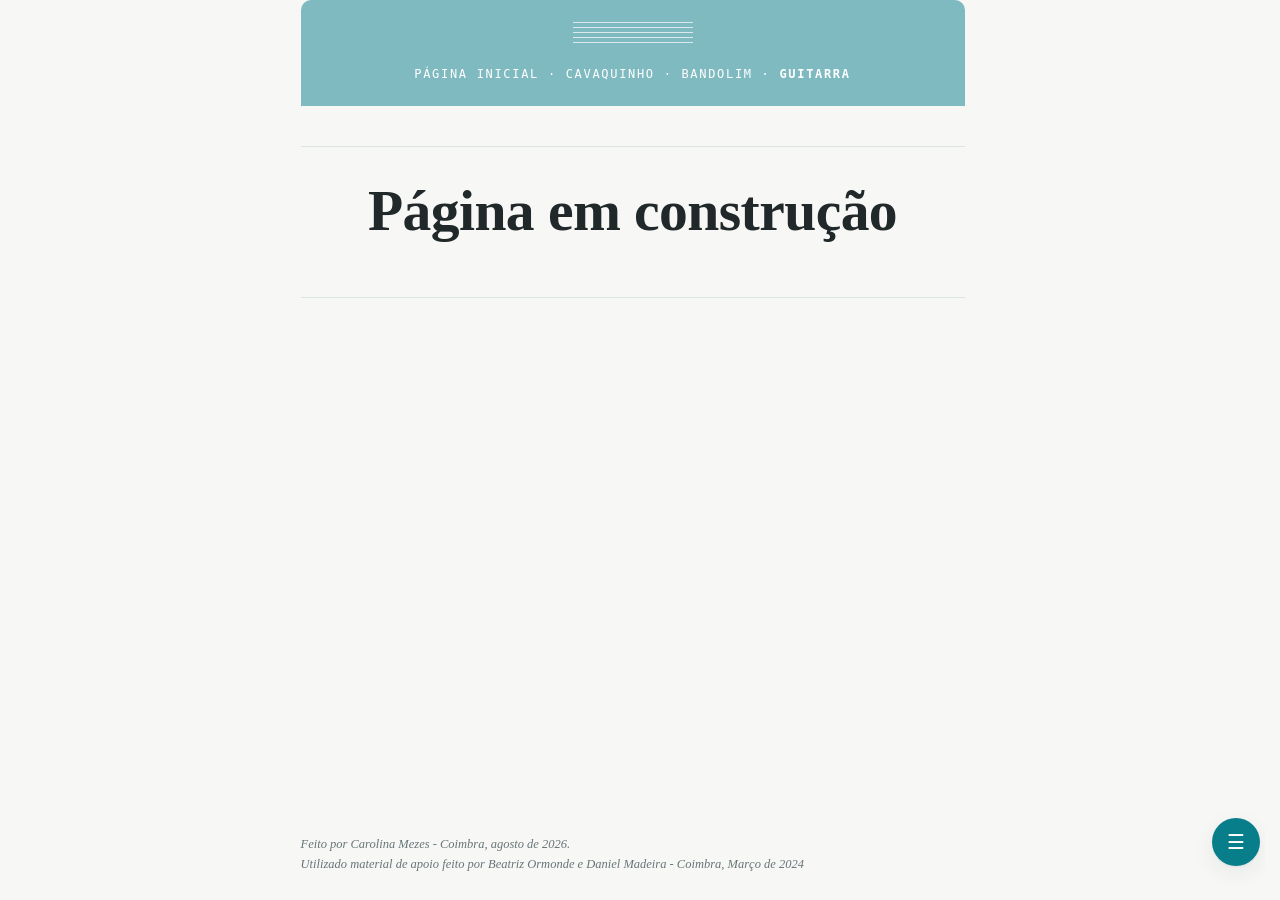
<file: guitarra.html>
<!DOCTYPE html>
<html lang="pt-PT">
<head>
<meta charset="UTF-8">
<meta name="viewport" content="width=device-width, initial-scale=1.0">
<title>Guitarra - Guia de Estudo</title>
<link rel="stylesheet" href="css/styles.css">
</head>
<body data-page="guitarra">

<div class="page">

  <header class="cover" style="padding-bottom: 0;">
    <div class="cover-band">
      <div class="staff"><span></span><span></span><span></span><span></span><span></span></div>
      <div class="eyebrow"><a href="index.html">Página inicial</a> · <a href="cavaquinho.html">Cavaquinho</a> · <a href="bandolim.html">Bandolim</a> · <span class="is-current">Guitarra</span></div>
    </div>
    <div class="toc-separator" aria-hidden="true"></div>
    <h1 style="margin-top: 28px;">Página em construção</h1>
    <div class="toc-separator" aria-hidden="true"></div>
  </header>

  <button id="quickNavToggle" class="quick-nav-toggle visible" type="button" aria-expanded="false" aria-controls="quickNavPanel" aria-label="Abrir índice de secções">☰</button>
  <div id="quickNavPanel" class="quick-nav-panel" hidden></div>

  <footer>Feito por Carolina Mezes - Coimbra, agosto de 2026.<br>Utilizado material de apoio feito por Beatriz Ormonde e Daniel Madeira - Coimbra, Março de 2024</footer>
</div>

<script src="js/quick-nav.js"></script>
</body>
</html>
</file>
<file: css/styles.css>
﻿  :root{
    --paper: #F7F8F5;
    --paper-raised: #FFFFFF;

    --ink: #20282A;
    --ink-soft: #677477;

    --azulejo: #087E8B;
    --azulejo-ink: #075A63;
    --azulejo-pale: #DDF1F2;

    --wood: #F26858;
    --wood-ink: #C84B3D;
    --wood-pale: #FCE3DE;

    --line: #DCE4E2;

    --shadow:
      0 1px 2px rgba(32,40,42,0.05),
      0 7px 22px rgba(32,40,42,0.07);

    --toggle-on: #62C370;
    --toggle-on-ink: #FFFFFF;

    --page-pad: clamp(20px, 5vw, 48px);
  }
  @media (prefers-color-scheme: dark){
    :root:not([data-theme="light"]){
      --paper: #141A1C;
      --paper-raised: #1C2427;

      --ink: #EEF3F1;
      --ink-soft: #A9B7B8;

      --azulejo: #42B9C3;
      --azulejo-ink: #83D8DE;
      --azulejo-pale: #19383C;

      --wood: #FF8170;
      --wood-ink: #FFAEA3;
      --wood-pale: #3A2421;

      --line: #303D40;

      --shadow:
        0 1px 2px rgba(0,0,0,0.30),
        0 10px 30px rgba(0,0,0,0.36);

      --toggle-on: #62C370;
      --toggle-on-ink: #FFFFFF;
    }
  }
  :root[data-theme="dark"]{
    --paper: #141A1C;
    --paper-raised: #1C2427;

    --ink: #EEF3F1;
    --ink-soft: #A9B7B8;

    --azulejo: #42B9C3;
    --azulejo-ink: #83D8DE;
    --azulejo-pale: #19383C;

    --wood: #FF8170;
    --wood-ink: #FFAEA3;
    --wood-pale: #3A2421;

    --line: #303D40;

    --shadow:
      0 1px 2px rgba(0,0,0,0.30),
      0 10px 30px rgba(0,0,0,0.36);

    --toggle-on: #62C370;
    --toggle-on-ink: #FFFFFF;
  }

  *{ box-sizing:border-box; }
  html{ font-size: 16px; overflow-x: hidden; overflow-y: scroll; scrollbar-gutter: stable; }
  body{
    margin:0;
    background: var(--paper);
    color: var(--ink);
    font-family: 'Gill Sans Nova', 'Gill Sans', Corbel, 'Trebuchet MS', ui-sans-serif, sans-serif;
    font-size: 1rem;
    line-height: 1.6;
    -webkit-font-smoothing: antialiased;
    overflow-x: hidden;
  }
  .page{ max-width: 760px; margin: 0 auto; padding: 0 var(--page-pad) 16px; display: flex; flex-direction: column; min-height: 100vh; }

  h1,h2,h3{
    font-family: 'Hoefler Text', 'Iowan Old Style', Palatino, 'Palatino Linotype', 'Book Antiqua', Georgia, serif;
    font-weight: 600;
    line-height: 1.25;
    text-wrap: balance;
    color: var(--ink);
  }
  .mono{
    font-family: ui-monospace, 'Cascadia Mono', 'SFMono-Regular', Consolas, 'Liberation Mono', monospace;
  }
  a{ color: var(--azulejo-ink); text-decoration-color: var(--azulejo); text-underline-offset: 3px; }
  a:hover{ text-decoration-thickness: 2px; }
  .resource-links a{ display: block; padding: 12px; text-decoration: none; border-radius: 4px; transition: background-color 0.2s; }
  .resource-links a:hover{ background-color: var(--line); text-decoration: underline; }
  :focus-visible{ outline: 2px solid var(--azulejo); outline-offset: 2px; }

  /* ---- cover ---- */
  .cover{ padding: 0 0 clamp(34px, 4.5vw, 44px); text-align: left; }
  .cover-band{ background: color-mix(in srgb, var(--azulejo) 50%, transparent); border-radius: 10px 10px 0 0; display: flow-root; }
  .card.notes-card{ background: color-mix(in srgb, var(--azulejo) 15%, transparent); color: #3A3E3E; }
  .card.montar-piano-card{ margin-top: clamp(16px, 2.2vw, 20px); }
  .card.notes-card strong{ color: #3A3E3E; }
  .staff{ display:flex; flex-direction:column; gap:4px; width:120px; margin:22px auto; opacity:.6; }
  .staff span{ display:block; height:1px; background: currentColor; }
  .cover .eyebrow{
    font-family: ui-monospace, 'Cascadia Mono', 'SFMono-Regular', Consolas, monospace;
    font-size: clamp(9.5px, 0.83vw + 6.83px, 12px); letter-spacing: .14em; text-transform: uppercase; color: var(--ink-soft);
    margin-bottom: 10px; text-align: center; white-space: nowrap;
  }
  .cover .eyebrow a{
    color: inherit;
    text-decoration: none;
  }
  .cover .eyebrow a:hover,
  .cover .eyebrow a:focus-visible{
    color: inherit;
    text-decoration: none;
  }
  .cover .eyebrow .is-current{
    color: var(--azulejo);
    font-weight: 700;
  }
  .cover-band .staff{ color: var(--paper-raised); opacity: .7; }
  .cover-band .eyebrow{ color: var(--paper-raised); opacity: 1; margin-bottom: 22px; }
  .cover-band .eyebrow .is-current{ color: var(--paper-raised); opacity: 1; }
  .eyebrow-icon{ width:15px; height:15px; vertical-align:-3px; margin-left:3px; }
  .cover h1{ font-size: clamp(2.4rem, 7vw, 3.6rem); margin: 0 0 10px; letter-spacing: -0.01em; text-align: center; }
  .cover p.sub{ margin: 0 0 20px; color: var(--ink-soft); font-size: 1.26rem; }
  .cover p.sub strong{ color: var(--ink); font-weight: 700; }
  .cover p.sub .instrument-icons{
    display: flex;
    justify-content: center;
    gap: 14px;
    width: 100%;
    margin-top: 28px;
  }
  .cover p.sub .instrument-icons .instrument-item{
    display: inline-flex;
    flex-direction: column;
    align-items: center;
    gap: 6px;
    transition: transform .85s ease, opacity .85s ease;
    transform-origin: center center;
  }
  .cover p.sub .instrument-icons .instrument-item.icon-clicked{
    transform: scale(1.2);
  }
  .cover p.sub .instrument-icons.has-clicked .instrument-item:not(.icon-clicked){
    opacity: 0.3;
  }
  .cover p.sub .instrument-icons .instrument-label{
    font-size: 0.72rem;
    line-height: 1.2;
    color: var(--ink-soft);
    text-align: center;
    opacity: 0;
    visibility: hidden;
    transform: translateY(-4px);
    transition: opacity .2s ease, transform .2s ease, visibility .2s ease;
  }
  .cover p.sub .instrument-icons .instrument-item.auto-spin .instrument-label,
  .cover p.sub .instrument-icons .instrument-item.icon-clicked .instrument-label{
    opacity: 1;
    visibility: visible;
    transform: translateY(0);
  }
  .cover p.sub .instrument-icons .instrument-item img[src$="cavaquinho.png"],
  .cover p.sub .instrument-icons .instrument-item img[src$="guitar.png"],
  .cover p.sub .instrument-icons .instrument-item img[src$="bandolim.png"]{
    width: 105.6px;
    aspect-ratio: 1 / 1;
    object-fit: contain;
    transition: transform .75s ease;
    transform-origin: center center;
  }
  @media (max-width: 620px){
    .cover p.sub .instrument-icons .instrument-item img[src$="cavaquinho.png"],
    .cover p.sub .instrument-icons .instrument-item img[src$="guitar.png"],
    .cover p.sub .instrument-icons .instrument-item img[src$="bandolim.png"]{
      width: clamp(64px, calc((100vw - 2 * var(--page-pad) - 28px) / 3), 112px);
    }
  }
  .cover p.sub .instrument-icons .instrument-item.auto-spin img[src$="cavaquinho.png"],
  .cover p.sub .instrument-icons .instrument-item.auto-spin img[src$="guitar.png"],
  .cover p.sub .instrument-icons .instrument-item.auto-spin img[src$="bandolim.png"]{
    transform: rotate(45deg) scale(1.136);
  }
  @media (min-width: 621px){
    .cover p.sub .instrument-icons .instrument-item:hover .instrument-label{
      opacity: 1;
      visibility: visible;
      transform: translateY(0);
    }
    .cover p.sub .instrument-icons .instrument-item img[src$="cavaquinho.png"]:hover,
    .cover p.sub .instrument-icons .instrument-item img[src$="guitar.png"]:hover,
    .cover p.sub .instrument-icons .instrument-item img[src$="bandolim.png"]:hover{
      transform: rotate(45deg) scale(1.136);
    }
  }
  .cover .byline{
    font-family: ui-monospace, 'Cascadia Mono', 'SFMono-Regular', Consolas, monospace;
    font-size: 0.78125rem; letter-spacing: .06em; color: var(--ink-soft);
    text-transform: uppercase;
    margin-top: 1.6em;
  }

  nav.toc{
    display:flex; flex-wrap:wrap; gap: 8px 18px; justify-content:center;
    padding: 18px 0 40px; margin-bottom: 8px; border-bottom: 1px solid var(--line);
    font-size: 0.84375rem;
  }
  .toc-separator{
    padding: 20px 0;
    margin-bottom: 0;
    border-bottom: 1px solid var(--line);
  }
  nav.toc a{ color: var(--ink-soft); text-decoration:none; }
  nav.toc a:hover{ color: var(--azulejo-ink); }

  .quick-nav-toggle{
    position: fixed; bottom: 34px; right: 20px; z-index: 50;
    width: 48px; height: 48px; border-radius: 50%;
    background: var(--azulejo); color: var(--paper-raised);
    border: none; box-shadow: var(--shadow);
    font-size: 20px; line-height: 1; cursor: pointer;
    display: flex; align-items: center; justify-content: center;
    opacity: 0; pointer-events: none;
    transition: opacity .2s ease, transform .2s ease;
    transform: translateY(6px);
  }
  .quick-nav-toggle.visible{ opacity: 1; pointer-events: auto; transform: translateY(0); }
  .quick-nav-toggle:hover{ background: var(--azulejo-ink); }
  .quick-nav-panel{
    position: fixed; bottom: 90px; right: 20px; z-index: 50;
    background: var(--paper-raised); border: 1px solid var(--line); border-radius: 10px;
    box-shadow: var(--shadow); padding: 8px;
    display: flex; flex-direction: column; gap: 2px;
    width: 240px;
    max-width: calc(100vw - 40px);
  }
  .quick-nav-panel[hidden]{ display: none; }
  .quick-nav-panel a{
    padding: 8px 12px; border-radius: 7px; color: var(--ink-soft); text-decoration: none;
    font-size: 0.875rem; white-space: nowrap;
  }
  .quick-nav-panel a:hover{ background: var(--azulejo-pale); color: var(--azulejo-ink); }
  .quick-nav-pages{
    display: flex;
    flex-direction: column;
    gap: 4px;
  }
  .quick-nav-page-btn{
    font: inherit;
    font-size: 0.875rem;
    color: var(--ink-soft);
    background: transparent;
    border: 1px solid var(--line);
    border-radius: 7px;
    padding: 8px 12px;
    text-align: left;
    cursor: pointer;
    display: block;
    width: 100%;
    text-decoration: none;
  }
  .quick-nav-page-btn:hover,
  .quick-nav-page-btn[aria-expanded="true"]{
    background: var(--azulejo-pale);
    color: var(--azulejo-ink);
  }
  .quick-nav-submenu{
    margin: 2px 0 4px 14px;
    padding: 6px 0 6px 10px;
    border-left: 2px solid var(--line);
    display: flex;
    flex-direction: column;
    gap: 2px;
  }
  .quick-nav-submenu[hidden]{ display: none; }
  .quick-nav-submenu a{
    padding: 7px 10px;
    font-size: 0.82rem;
  }

  .scroll-progress{
    position: fixed; left: 0; bottom: 0; width: 100%; height: 6px; z-index: 49;
    background: var(--paper-raised); border-top: 1px solid var(--line);
  }
  .scroll-progress-fill{
    height: 100%; width: 0%; background: var(--azulejo); border-radius: 0 4px 4px 0;
  }

  section{ padding: clamp(46px, 6vw, 62px) 0; border-bottom: 1px solid var(--line); }
  section:last-of-type{ border-bottom: none; }
  section > .kicker{
    font-family: ui-monospace, 'Cascadia Mono', 'SFMono-Regular', Consolas, monospace;
    font-size: 0.9rem; letter-spacing:.12em; text-transform:uppercase; color: var(--wood-ink);
    margin: 0 0 8px;
  }
  section h2{ font-size: clamp(1.5rem, 4vw, 1.9rem); margin: 0 0 14px; }
  section p{ margin: 0 0 14px; color: var(--ink-soft); font-size: 1.2em; }
  section p:last-child{ margin-bottom:0; }
  section p strong{ color: var(--ink); font-weight: 700; }

  .card{
    background: var(--paper-raised);
    border: 1px solid var(--line);
    border-radius: 10px;
    padding: clamp(22px, 3.2vw, 28px) clamp(24px, 3.6vw, 30px);
    box-shadow: var(--shadow);
    display: flex;
    flex-direction: column;
    justify-content: center;
  }
  .lesson-block{
    background: var(--paper-raised);
    border: 1px solid var(--line);
    border-radius: 10px;
    padding: clamp(22px, 3.2vw, 28px) clamp(24px, 3.6vw, 30px);
    box-shadow: var(--shadow);
    margin-top: 40px;
  }
  .grid2{ display:grid; grid-template-columns: 1fr 1fr; gap: clamp(18px, 2.4vw, 22px); }
  @media (max-width: 620px){ .grid2{ grid-template-columns: 1fr; gap: 20px; } }

  /* ---- afinaÃ§Ã£o ---- */
  .strings-diagram{ display:flex; justify-content:center; align-items:center; flex:1; margin: 0; }
  .strings-diagram svg{ max-width: 260px; width:100%; height:auto; }
  .instrument-diagram{ display:flex; justify-content:center; margin: 18px 0 6px; }
  .instrument-diagram svg, .instrument-diagram img{ max-width: 170px; width:100%; height:auto; }
  .cavaquinho-parts-row, .instrument-parts-row{ display:flex; gap:24px; align-items:center; flex-wrap:wrap; justify-content:flex-start; }
  .cavaquinho-parts-row .instrument-diagram, .instrument-parts-row .instrument-diagram{ justify-content:flex-start; flex:0 0 auto; }
  .cavaquinho-parts-row .instrument-diagram svg, .instrument-parts-row .instrument-diagram svg,
  .cavaquinho-parts-row .instrument-diagram img, .instrument-parts-row .instrument-diagram img{ max-width: 113px; }
  @media (max-width: 620px){
    .cavaquinho-parts-row, .instrument-parts-row{ justify-content:center; }
    .cavaquinho-parts-row .instrument-diagram, .instrument-parts-row .instrument-diagram{ justify-content:center; }
  }
  .piano-diagram{ display:flex; justify-content:center; margin: 4px 0 6px; }
  .piano-diagram svg{ max-width: 320px; width:100%; height:auto; }
  .piano-diagram.wide svg{ max-width: 560px; }
  .root-grid-row{ display:flex; flex-wrap:wrap; justify-content:center; gap:3px; }
  .root-grid-row .root-btn{ flex: 0 0 40px; min-width:40px; padding:8px 4px; font-size: 0.8125rem; }
  @media (min-width: 621px){
    .root-grid-row{ display:grid; grid-template-columns: repeat(12, 1fr); gap:3px; }
  }
  .piano-key{ cursor: pointer; }
  .piano-key:hover{ opacity: .8; }
  .string-key{ cursor: pointer; }
  #cavaquinhoCard, #bandolimCard{ cursor: ew-resize; touch-action: pan-y; -webkit-user-select: none; user-select: none; }
  .strum-hint{
    margin: 4px 0 0; font-size: 0.75rem; color: var(--ink-soft); opacity: .75;
    text-align: center; margin-top: auto; padding-top: 4px;
  }
  @keyframes strumHint{
    0%, 100% { transform: translateX(0); }
    20% { transform: translateX(-7px); }
    40% { transform: translateX(6px); }
    60% { transform: translateX(-4px); }
    80% { transform: translateX(2px); }
  }
  #cavaquinhoCard .instrument-diagram, #bandolimCard .instrument-diagram{
    animation: strumHint 2.4s ease-in-out 1s 3;
  }

  .tooltip{
    position: relative;
    border-bottom: 1px solid var(--azulejo);
    cursor: help;
  }
  .tooltip::after{
    content: attr(data-tooltip);
    position: absolute;
    left: 0;
    bottom: calc(100% + 10px);
    transform: translateX(var(--tip-shift, 0px)) translateY(4px);
    background: var(--ink);
    color: var(--paper);
    padding: 8px 10px;
    border-radius: 6px;
    font-family: 'Hoefler Text', 'Iowan Old Style', Palatino, 'Palatino Linotype', Georgia, serif;
    font-style: italic;
    font-size: 0.78125rem;
    line-height: 1.4;
    width: max-content;
    max-width: 220px;
    text-align: left;
    opacity: 0;
    visibility: hidden;
    pointer-events: none;
    transition: opacity .15s ease, transform .15s ease;
    box-shadow: var(--shadow);
    z-index: 5;
  }
  .tooltip::before{
    content: "";
    position: absolute;
    left: 10px;
    bottom: calc(100% + 4px);
    transform: translateY(4px);
    border: 5px solid transparent;
    border-top-color: var(--ink);
    opacity: 0;
    visibility: hidden;
    pointer-events: none;
    transition: opacity .15s ease, transform .15s ease;
  }
  .tooltip:hover::after, .tooltip:hover::before,
  .tooltip:focus-visible::after, .tooltip:focus-visible::before,
  .tooltip.tooltip-open::after, .tooltip.tooltip-open::before{
    opacity: 1;
    visibility: visible;
  }
  .tooltip:hover::after, .tooltip:focus-visible::after, .tooltip.tooltip-open::after{
    transform: translateX(var(--tip-shift, 0px)) translateY(0);
  }
  .tooltip:hover::before, .tooltip:focus-visible::before, .tooltip.tooltip-open::before{
    transform: translateY(0);
  }

  .piano-tooltip{
    position: relative;
    display: inline-block;
    border-bottom: 1px dotted var(--azulejo);
    cursor: help;
  }
  .piano-tooltip-panel{
    position: absolute;
    left: 0;
    bottom: calc(100% + 10px);
    transform: translateX(var(--tip-shift, 0px)) translateY(4px);
    background: var(--paper-raised);
    border: 1px solid var(--line);
    border-radius: 8px;
    padding: 10px 12px;
    box-shadow: var(--shadow);
    opacity: 0;
    visibility: hidden;
    pointer-events: none;
    transition: opacity .15s ease, transform .15s ease;
    z-index: 6;
    width: max-content;
  }
  .piano-tooltip-panel svg{ display:block; max-width: 220px; height:auto; }
  .piano-tooltip:hover .piano-tooltip-panel,
  .piano-tooltip:focus-visible .piano-tooltip-panel,
  .piano-tooltip:focus-within .piano-tooltip-panel,
  .piano-tooltip.tooltip-open .piano-tooltip-panel{
    opacity: 1;
    visibility: visible;
    transform: translateX(var(--tip-shift, 0px)) translateY(0);
  }

  /* ---- chromatic strip ---- */
  .strip{ display:flex; flex-wrap:wrap; justify-content:center; gap:3px; padding: 4px 2px 14px; }
  @media (min-width: 621px){
    .strip{ display:grid; grid-template-columns: repeat(12, 1fr); }
  }
  .note-btn{
    flex: 0 0 40px;
    min-width:40px;
    padding: 8px 4px;
    text-align:center;
    border-radius: 7px;
    border: 1px solid var(--line);
    background: var(--paper-raised);
    color: var(--ink);
    font-family: ui-monospace, 'Cascadia Mono', 'SFMono-Regular', Consolas, monospace;
    font-size: 0.8125rem;
    cursor: pointer;
    transition: background .15s, border-color .15s, color .15s, transform .1s;
  }
  .note-btn.sharp{ color: var(--ink-soft); }
  .note-btn:hover{ border-color: var(--azulejo); }
  .note-btn.active{
    background: var(--azulejo); border-color: var(--azulejo); color: var(--paper-raised);
    transform: translateY(-2px);
  }
  .note-btn.target{
    background: var(--wood); border-color: var(--wood); color: var(--paper-raised);
  }
  .gap-note{ position:relative; }
  .gap-note::after{
    content:"sem sustenido"; position:absolute; top:-16px; left:50%; transform:translateX(-50%);
    font-size: 0.5625rem; letter-spacing:.04em; color: var(--wood-ink); white-space:nowrap; text-transform:uppercase;
    opacity:0; pointer-events:none;
  }

  .interval-controls{ display:flex; flex-wrap:wrap; gap:8px; align-items:center; margin: 1.6em 0; }
  #intervalReadout{ text-align:left; }
  button.pill{
    font-family: inherit; font-size: 0.84375rem; padding: 8px 14px; border-radius: 999px;
    border: 1px solid var(--line); background: var(--paper-raised); color: var(--ink);
    cursor:pointer; transition: border-color .15s, background .15s;
  }
  button.pill:hover{ border-color: var(--azulejo); }
  button.pill.example{ background: var(--azulejo-pale); border-color: var(--azulejo-pale); color: var(--azulejo-ink); font-family: ui-monospace, monospace; }

  .reset-interval-btn{
    font-family: inherit; font-size: 0.8125rem; color: var(--ink-soft);
    background: none; border: none; padding: 4px 2px; margin-left: auto;
    cursor: pointer; text-decoration: none; transition: color .15s;
  }
  .reset-interval-btn:hover, .reset-interval-btn:focus-visible{ color: var(--azulejo-ink); text-decoration: underline; }

  @media (max-width: 620px){
    .interval-controls{
      display: grid;
      grid-template-columns: auto auto;
      grid-template-areas:
        "semitom tom"
        "minus plus"
        "reset reset";
      justify-content: end;
    }
    .interval-controls .mag-btn[data-mag="1"]{ grid-area: semitom; }
    .interval-controls .mag-btn[data-mag="2"]{ grid-area: tom; }
    .interval-controls .dir-btn[data-dir="down"]{ grid-area: minus; }
    .interval-controls .dir-btn[data-dir="up"]{ grid-area: plus; }
    .reset-interval-btn{ grid-area: reset; justify-self: end; margin-left: 0; }
  }
  @media (min-width: 621px){
    .interval-controls .dir-btn[data-dir="down"]{ margin-left: 18px; }
  }

  .interval-controls .mag-btn,
  .interval-controls .dir-btn{
    font-family: inherit; font-size: 0.84375rem; min-width: 5.5rem; height: 2.375rem;
    padding: 0 10px; border-radius: 999px; box-sizing: border-box;
    border: 1px solid var(--line); background: var(--paper-raised); color: var(--ink);
    cursor:pointer; transition: border-color .15s, background .15s;
    display: inline-flex; align-items: center; justify-content: center;
  }
  .interval-controls .dir-btn{ font-weight: 700; }
  .interval-controls .dir-btn.active{ background: var(--azulejo); border-color: var(--azulejo); color: var(--paper-raised); }
  .interval-controls .dir-btn:disabled{
    background: var(--line); border-color: var(--line); color: var(--ink-soft);
    opacity: .6;
  }
  .interval-controls .mag-btn.active{ background: var(--wood); border-color: var(--wood); color: var(--paper-raised); }

  .readout{
    font-family: ui-monospace, 'Cascadia Mono', 'SFMono-Regular', Consolas, monospace;
    font-size: 0.90625rem; color: var(--ink-soft); min-height: 22px;
  }
  p.readout{
    font-size: 1.0875rem;
  }
  .readout strong{ color: var(--ink); }

  /* ---- formula boxes ---- */
  .formula-steps{ list-style:none; margin:16px 0 0; padding:0; display:flex; flex-direction:column; gap:10px; }
  .formula-steps li{
    display:grid; grid-template-columns: 64px 1fr; gap: 0; align-items:stretch;
  }
  .formula-steps .deg{
    font-family: ui-monospace, monospace; font-weight:600; color: var(--azulejo-ink);
    display:flex; align-items:center;
    padding: 10px 12px; border-radius: 8px; background: var(--paper-raised); border:1px solid var(--line);
  }
  .formula-steps .desc{
    color: var(--ink-soft); font-size: 0.90625rem; line-height: 1.5;
    padding: 10px 14px; border-radius: 8px; background: var(--paper-raised); border:1px solid var(--line);
  }
  .desc-sub{ opacity:.65; font-size: 0.71875rem; }
  #degreeList .deg, #degreeList .desc{ padding-top: 6px; padding-bottom: 6px; }
  #degreeList li{ column-gap: 0; }
  .formula-example{ margin-top:16px; padding-top:14px; border-top:1px dashed var(--line); font-size: 1.0875rem; color:var(--ink-soft); }
  .formula-example .notes{ font-family: ui-monospace, monospace; color: var(--ink); font-size: 0.9375rem; }

  /* ---- construtor ---- */
  .builder-controls{ display:flex; flex-wrap:wrap; gap: 22px; align-items:stretch; margin-bottom: 20px; }
  .builder-controls .quality-toggle{ gap:4px; }
  .builder-controls .quality-toggle button{ padding: 6px 10px; font-size: 0.75rem; }
  .builder-controls .root-btn{ padding: 6px 0; font-size: 0.75rem; }
  .root-grid{ display:grid; grid-template-columns: repeat(6, 1fr); gap:6px; max-width: 340px; }
  @media (max-width: 620px){
    .builder-controls{ flex-direction: column; flex-wrap: nowrap; align-items: stretch; }
    .root-grid{ display:flex; flex-wrap:wrap; justify-content:center; max-width: none; }
    .builder-controls .quality-toggle button{ padding: 8px 14px; font-size: 0.85rem; }
    .builder-controls .root-btn{ flex: 0 0 40px; min-width:40px; padding: 8px 6px; font-size: 0.85rem; }
  }
  @media (min-width: 621px){
    .builder-controls{
      display: grid;
      grid-template-columns: repeat(12, 1fr);
      column-gap: 3px;
      row-gap: 0;
    }
    .builder-controls .builder-nota{ display:contents; }
    .builder-controls .builder-nota .readout{ grid-column: 1 / 13; grid-row: 1; }
    .builder-controls .root-grid{ display:contents; }
    .builder-controls .root-grid .root-btn{ grid-row: 2; padding: 8px 4px; font-size: 0.8125rem; }

    .builder-controls .builder-qualidade{ display:contents; }
    .builder-controls .builder-qualidade .readout{ grid-column: 1 / 7; grid-row: 3; margin-top: 22px; }
    .builder-controls .builder-qualidade .quality-toggle{ display:contents; }
    .builder-controls .builder-qualidade .quality-toggle button{ grid-row: 4; padding: 8px 4px; font-size: 0.8125rem; }
    .builder-controls .builder-qualidade .quality-toggle button:nth-child(1){ grid-column: 1 / 4; }
    .builder-controls .builder-qualidade .quality-toggle button:nth-child(2){ grid-column: 4 / 7; margin-right: 14px; }

    .builder-controls .builder-forma{ display:contents; }
    .builder-controls .builder-forma .readout{ grid-column: 7 / 13; grid-row: 3; margin-top: 22px; }
    .builder-controls .builder-forma .quality-toggle{ display:contents; }
    .builder-controls .builder-forma .quality-toggle button{ grid-row: 4; padding: 8px 4px; font-size: 0.8125rem; }
    .builder-controls .builder-forma .quality-toggle button:nth-child(1){ grid-column: 7 / 9; }
    .builder-controls .builder-forma .quality-toggle button:nth-child(2){ grid-column: 9 / 11; }
    .builder-controls .builder-forma .quality-toggle button:nth-child(3){ grid-column: 11 / 13; }
  }
  .root-btn{
    padding: 8px 0; border-radius:7px; border:1px solid var(--line); background:var(--paper-raised);
    color:var(--ink); font-family: ui-monospace, monospace; font-size: 0.8125rem; cursor:pointer;
  }
  .root-btn.active{ background: var(--azulejo); border-color:var(--azulejo); color: var(--paper-raised); }
  .quality-toggle{ display:flex; gap:6px; }
  .card > .quality-toggle button{ flex:1; }
  .quality-toggle button{
    padding: 9px 18px; border-radius:7px; border:1px solid var(--line); background:var(--paper-raised);
    color:var(--ink); font-size: 0.875rem; cursor:pointer;
  }
  .quality-toggle button.active{ background: var(--wood); border-color:var(--wood); color:var(--paper-raised); }

  .browser-panel{ display:flex; flex-direction:column; }
  .browser-panel > .card{ border-top-left-radius:0; border-top-right-radius:10px; border-top:1px solid var(--line); }
  .browser-panel .lesson-block{ border-top-left-radius:0; border-top-right-radius:0; border-top:1px solid var(--line); margin-top:0; }
  .tuning-tabs{
    display:flex; align-items:flex-end; gap:6px; padding: 10px 14px 0 0;
    background: var(--azulejo-pale); border: 1px solid var(--line); border-bottom:none;
    border-radius: 0 12px 0 0;
  }
  .tuning-tab{
    display:flex; align-items:center; gap:8px; padding: 8px 10px 9px 12px;
    border: 1px solid var(--line); border-bottom:none; border-radius: 8px 8px 0 0;
    background: var(--paper-raised); color:var(--ink);
    font-family: ui-monospace, 'Cascadia Mono', 'SFMono-Regular', Consolas, monospace; font-size: 0.8125rem; margin-bottom:-1px;
  }
  .lesson-tabs{ background: transparent; border: none; }
  .lesson-tabs .tuning-tab{ position: relative; background: transparent; margin-bottom: 0; border-bottom: 1px solid var(--line); color: var(--ink-soft); }
  .lesson-tabs .tuning-tab.active{ background: var(--paper-raised); border-bottom: none; color: color-mix(in srgb, var(--ink) 85%, black); }
  .lesson-tabs .tuning-tab.active::after{
    content: ""; position: absolute; left: 0; right: 0; bottom: -1px; height: 1px;
    background: var(--paper-raised);
  }
  .tuning-tab-icon{ width:10px; height:10px; border-radius:50%; background:var(--wood); flex:0 0 auto; }
  .tuning-tab-label{ display:inline-block; transition: opacity .3s ease; }
  .tuning-tab-label.fade-out{ opacity: 0; }
  .tuning-tab-close{ font-size:0.8125rem; line-height:1; color:var(--ink-soft); opacity:.6; }

  .result-grid{ display:grid; grid-template-columns: 1.1fr 1fr; gap: 24px; align-items:start; min-height: 254px; }
  @media (max-width: 640px){ .result-grid{ grid-template-columns: 1fr; } }
  .result-grid:has(#degreeList:empty) .chord-result-info{ grid-column: 1 / -1; }
  .result-grid:has(#degreeList:empty) .chord-result-diagram{ display: none; }
  .chord-result-info{ position: relative; }
  .chord-name{ font-family: 'Hoefler Text', 'Iowan Old Style', Palatino, 'Palatino Linotype', Georgia, serif; font-size: 1.15rem; margin: 0; position: absolute; top: 10px; left: 0; right: 0; }
  #degreeList{ margin-top: 50px; height: 187px; justify-content: space-between; gap: 4px; }
  .fret-wrap{ display:flex; justify-content:center; }
  .fret-wrap svg{ width:100%; max-width: 200px; height:auto; }
  .fret-caption{ text-align:center; font-size: 0.975rem; color:var(--ink-soft); margin-top:8px; }

  .piano-toggle-row{ display:flex; align-items:center; gap:10px; justify-content:flex-start; margin-top:29px; }
  .piano-toggle-label{ font-size: 0.84375rem; color: color-mix(in srgb, var(--ink-soft) 70%, var(--paper-raised)); }
  .piano-toggle-switch{
    position: relative; flex-shrink:0; width:40px; height:22px; padding:0;
    border-radius: 999px; border: none; background: var(--line);
    cursor: pointer;
  }
  .piano-toggle-knob{
    position: absolute; top:3px; left:3px; width:16px; height:16px; border-radius:50%;
    background: var(--paper-raised);
    transition: transform .15s ease, background .15s ease;
  }
  .piano-toggle-switch[aria-checked="true"] .piano-toggle-knob{
    transform: translateX(18px);
    background: var(--toggle-on);
  }
  .piano-toggle-panel{ display:flex; justify-content:center; margin-top:clamp(22px, 3.2vw, 28px); }
  .piano-toggle-panel[hidden]{ display:none; }
  .piano-toggle-panel svg{ display:block; max-width: 286px; height:auto; }
  @media (max-width: 620px){
    .piano-toggle-row{ justify-content:flex-end; }
  }

  .technique-grid{ display:grid; grid-template-columns: repeat(3,1fr); gap: clamp(16px, 2vw, 18px); margin-top:20px; }
  @media (max-width: 700px){ .technique-grid{ gap: 20px; } }
  @media (max-width: 700px){ .technique-grid{ grid-template-columns: 1fr; } }
  .technique{ padding: 16px; border-radius:8px; background: var(--wood-pale); display:flex; flex-direction:column; }
  .technique h4{ margin:0 0 6px; font-size: 0.90625rem; font-family: ui-monospace, monospace; color: var(--wood-ink); text-transform:uppercase; letter-spacing:.04em; }
  .technique p{ margin:0; font-size: 1.0125rem; color: var(--ink-soft); }
  .technique.live{ background: var(--azulejo-pale); }
  .technique.live h4{ color: var(--azulejo-ink); }

  .alterable{
    display:inline-block;
    border: 1px solid var(--line);
    border-radius: 7px;
    padding: 2px 10px;
    background: var(--paper);
  }

  .shape-row{ display:flex; gap:10px; margin-top:auto; padding-top:14px; }
  .shape-item{ flex:1; text-align:center; }
  .shape-label{ font-size: 0.7875rem; opacity:.7; margin:0 0 4px; }
  .shape-svg svg{ width:100%; max-width:70px; height:auto; }

  .resources ul{ list-style:none; margin:0; padding:0; display:flex; flex-direction:column; gap:10px; }
  .resources li{ padding:12px 16px; border:1px solid var(--line); border-radius:8px; background:var(--paper-raised); }
  .resources a{ font-family: ui-monospace, monospace; font-size: 0.84375rem; overflow-wrap: break-word; word-break: break-word; }

  footer{ margin-top: auto; padding: 30px 0 10px; text-align:left; font-size: 0.78125rem; color: var(--ink-soft); font-family: Palatino, 'Book Antiqua', Georgia, serif; font-style: italic; }

  .card, .technique{
    font-family: Optima, Candara, 'Segoe UI', sans-serif;
  }

  @media (max-width: 620px){
    html{ font-size: 19.2px; }
    .fret-caption{ text-align: center; }
  }

  @media (prefers-reduced-motion: reduce){
    *{ transition: none !important; animation: none !important; }
  }
</file>
